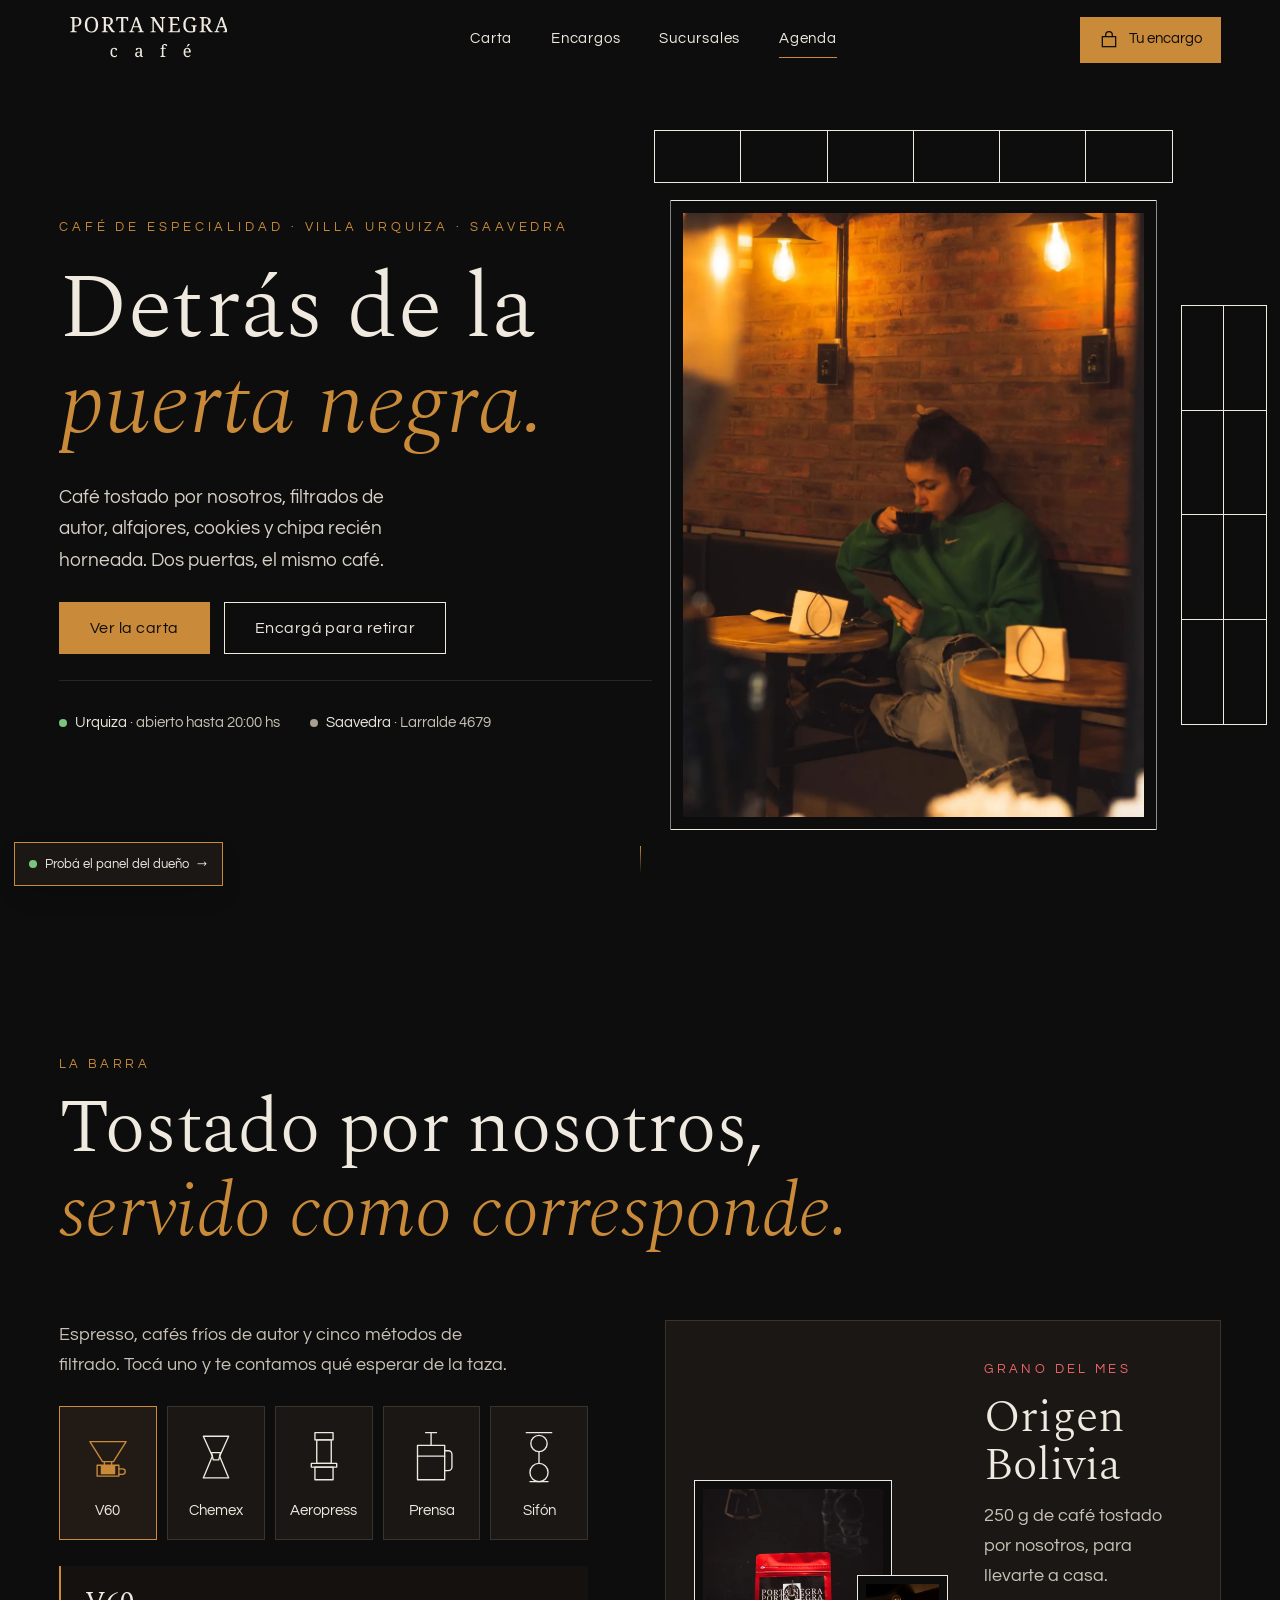
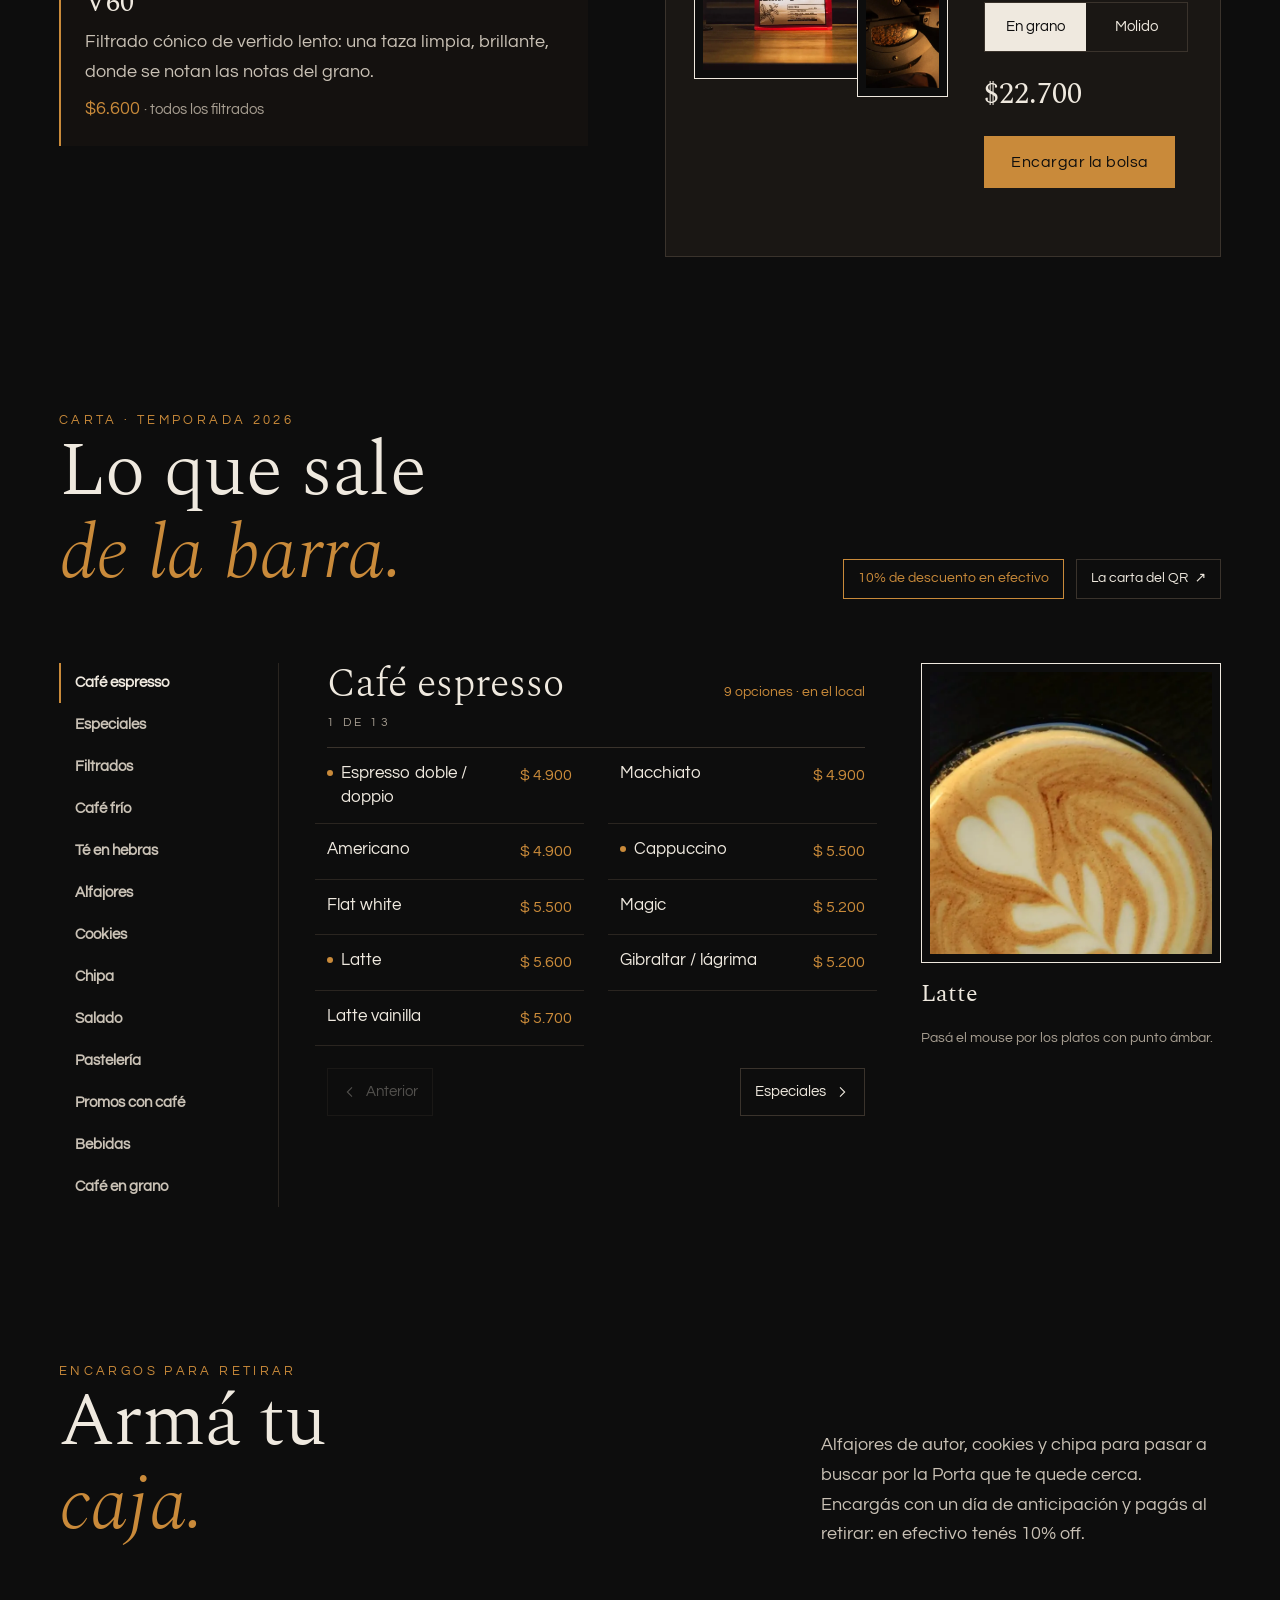
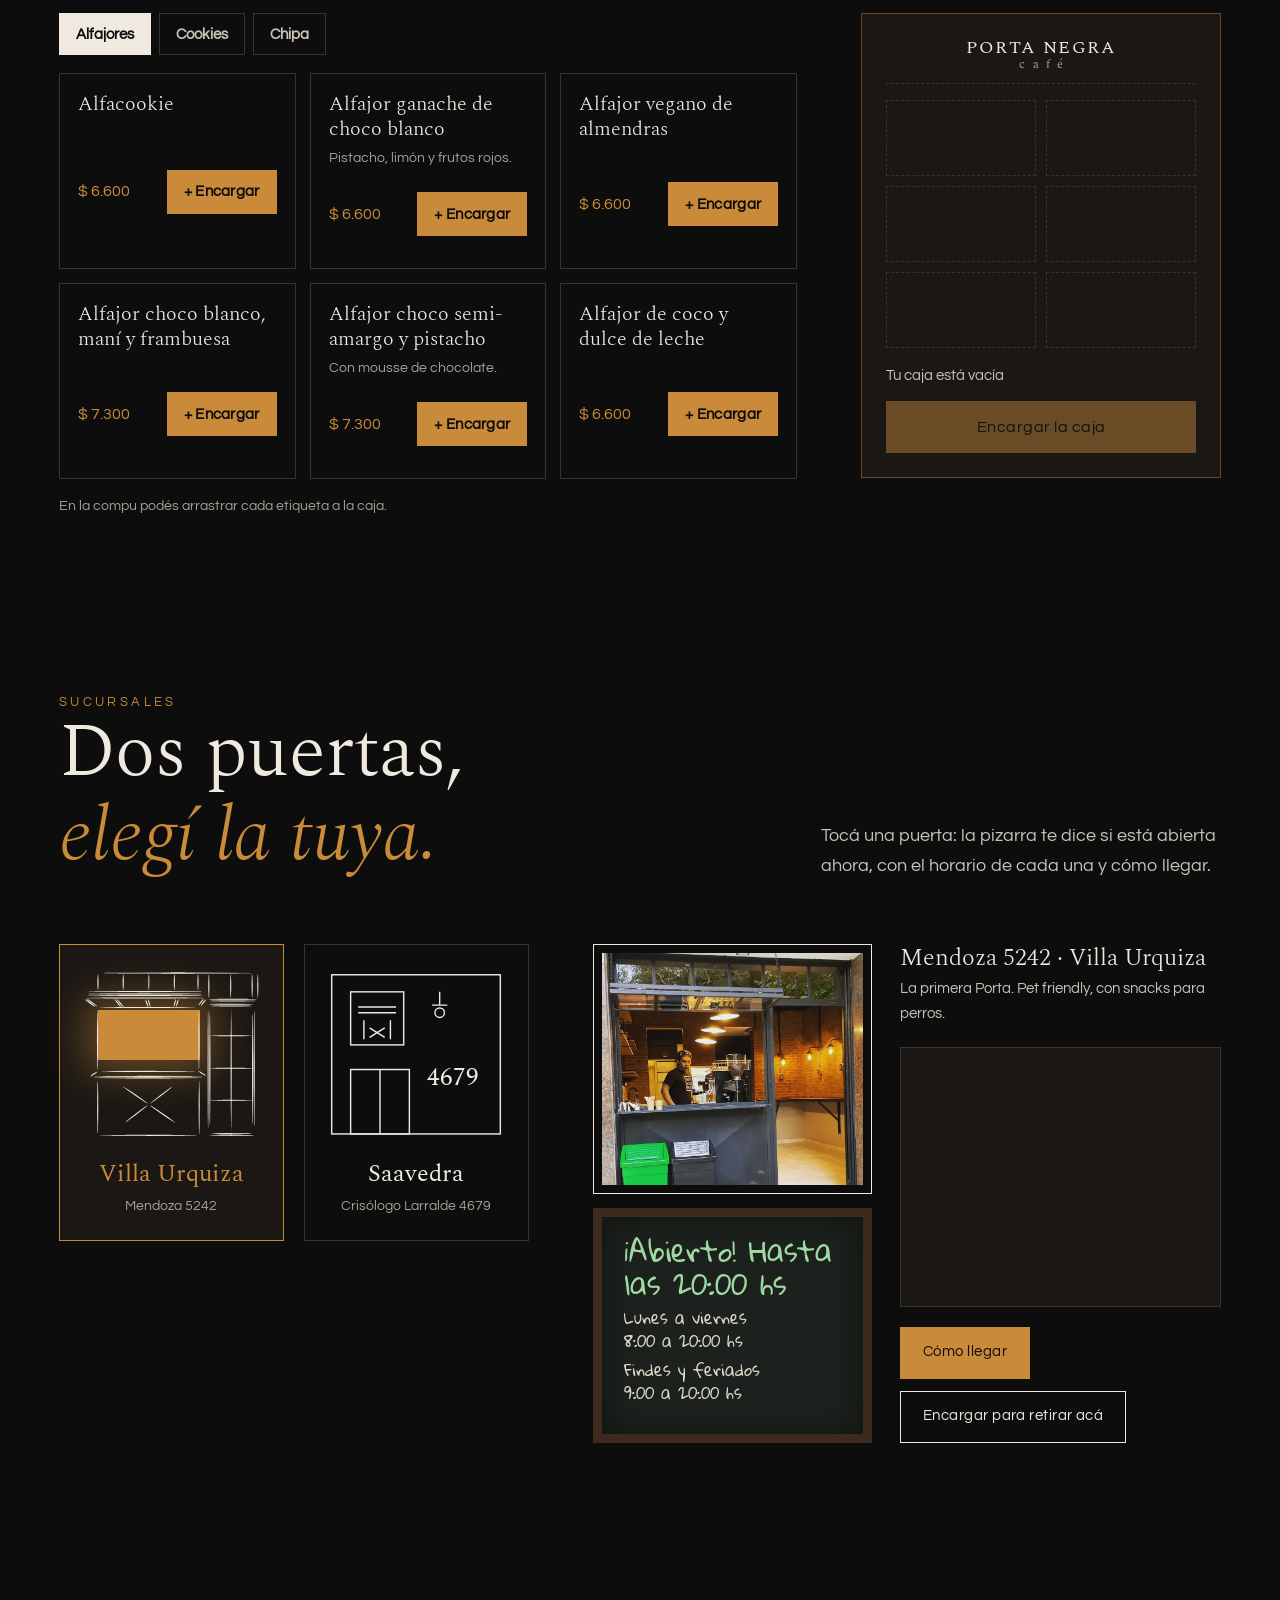
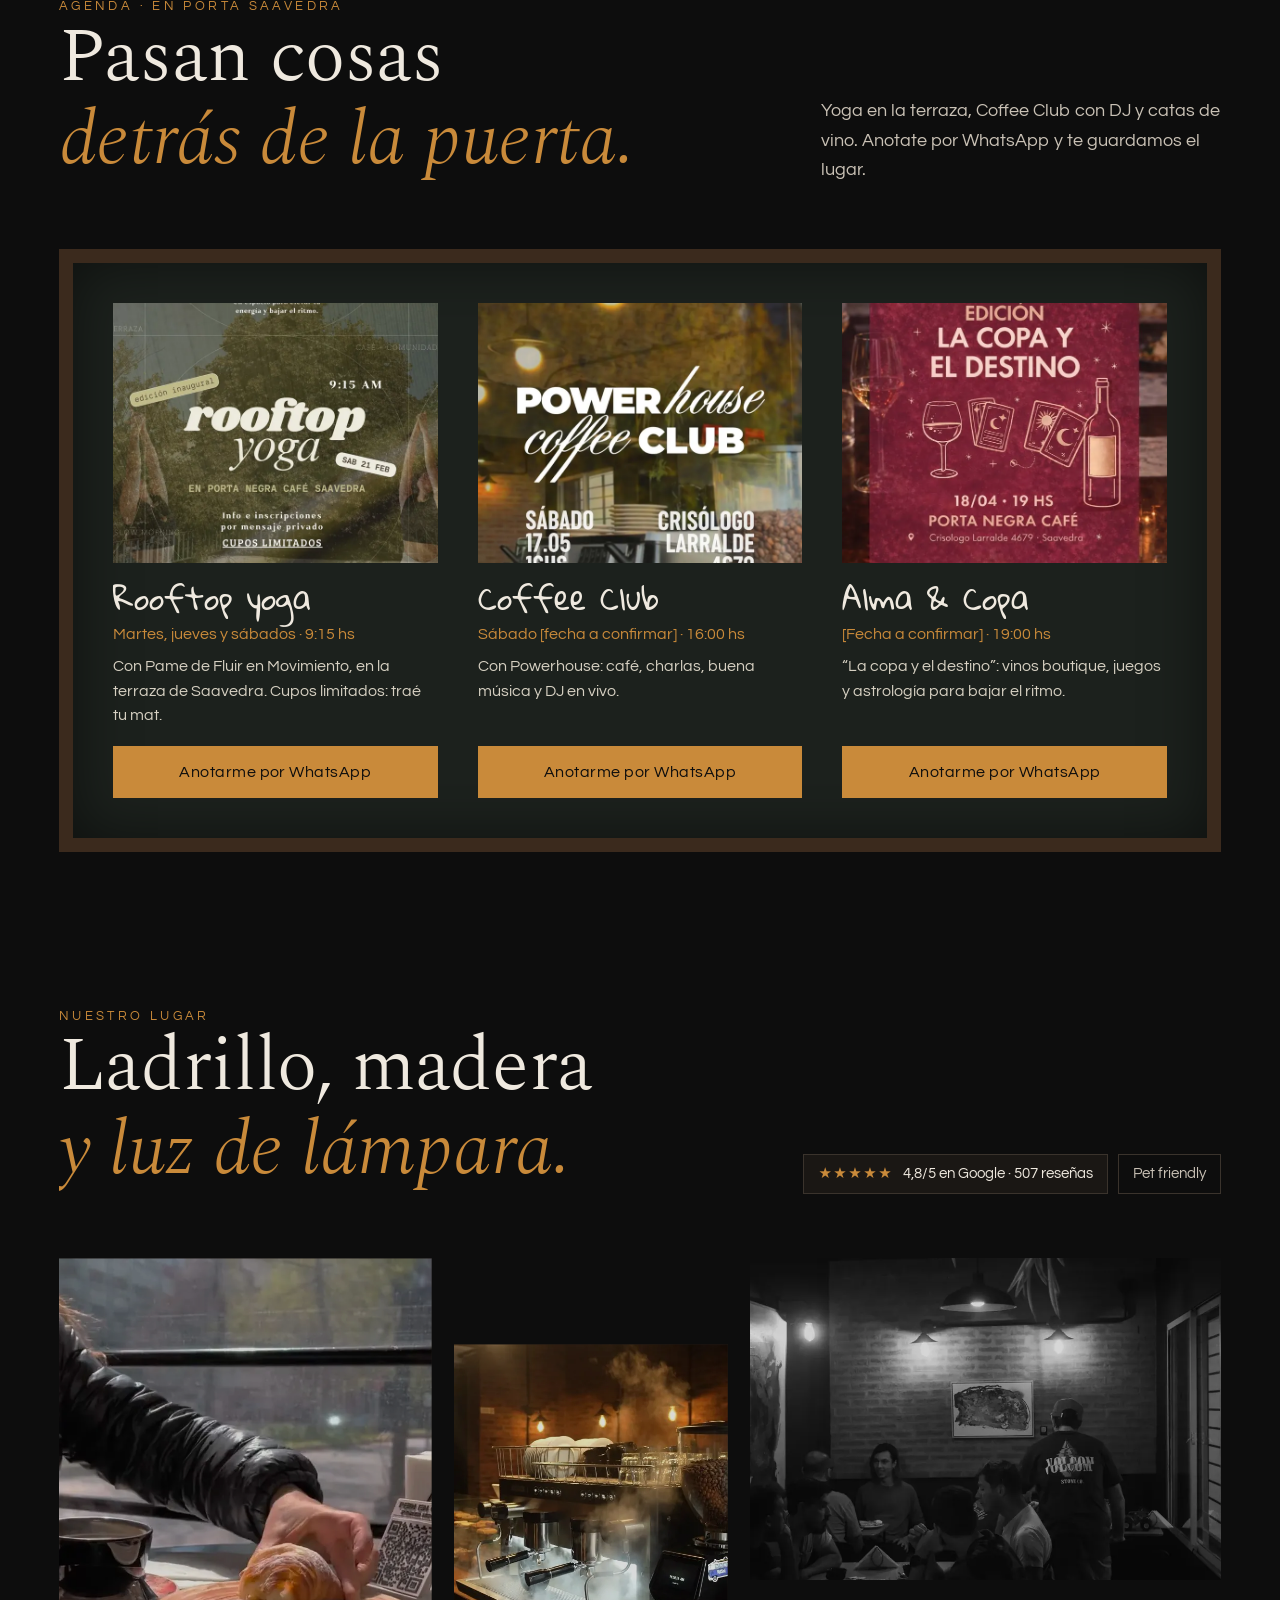
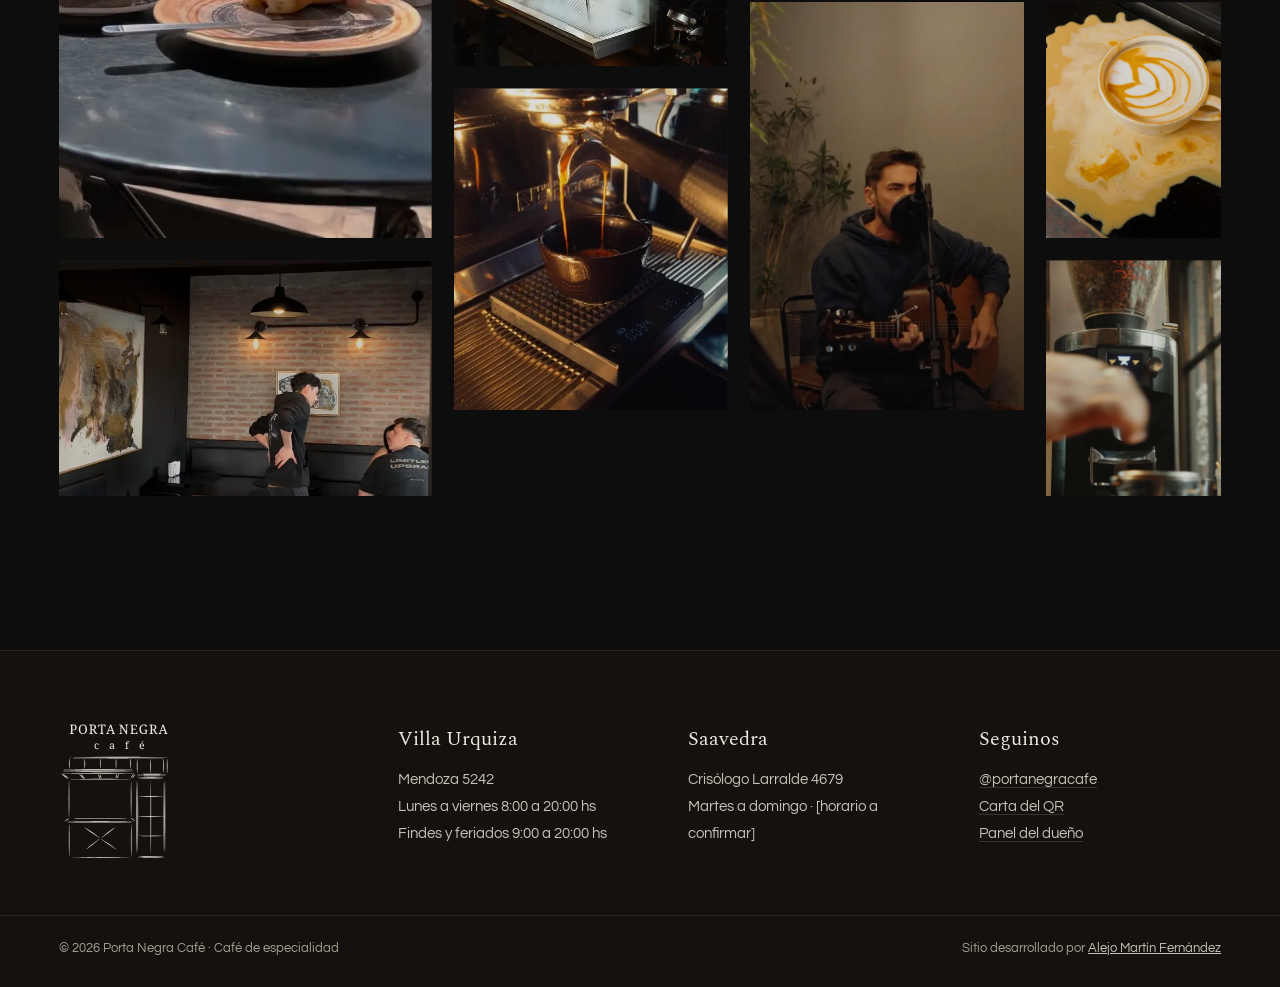
<file: index.html>
<!doctype html>
<html lang="es">
<head>
<meta charset="utf-8">
<meta name="viewport" content="width=device-width, initial-scale=1, viewport-fit=cover">
<title>Porta Negra Café · Café de especialidad en Villa Urquiza y Saavedra</title>
<meta property="og:image" content="https://porta-negra-cafe.vercel.app/img/og.jpg?v=1">
<meta property="og:image:width" content="1200">
<meta property="og:image:height" content="630">
<meta property="og:image:type" content="image/jpeg">
<meta property="og:image:alt" content="Logo de Porta Negra Café con la frase Dos puertas, el mismo café">
<meta property="og:title" content="Porta Negra Café · Café de especialidad">
<meta property="og:description" content="Dos sucursales, la carta al día y encargos de alfajores, cookies y café para retirar.">
<meta property="og:url" content="https://porta-negra-cafe.vercel.app/">
<meta property="og:type" content="website">
<meta property="og:site_name" content="Porta Negra Café">
<meta property="og:locale" content="es_AR">
<meta name="twitter:card" content="summary_large_image">
<meta name="twitter:image" content="https://porta-negra-cafe.vercel.app/img/og.jpg?v=1">
<meta name="description" content="Café de especialidad tostado por nosotros en Mendoza 5242 (Villa Urquiza) y Crisólogo Larralde 4679 (Saavedra). Carta, horarios de cada sucursal, encargos de alfajores, cookies, chipa y café en grano, y la agenda de eventos.">
<meta name="theme-color" content="#0D0D0D">
<link rel="icon" href="img/marca/favicon.svg" type="image/svg+xml">
<link rel="preload" href="fonts/Spectral-Light.woff2" as="font" type="font/woff2" crossorigin>
<link rel="preload" href="fonts/Questrial-Regular.woff2" as="font" type="font/woff2" crossorigin>
<link rel="preload" as="image" href="img/hero/hero-mob-800.webp" imagesrcset="img/hero/hero-mob-800.webp 800w, img/hero/hero-mob.webp 832w" imagesizes="100vw" media="(max-width: 899px)">
<link rel="preload" as="image" href="img/hero/hero-puerta-1000.webp" imagesrcset="img/hero/hero-puerta-1000.webp 1000w, img/hero/hero-puerta-1440.webp 1440w" imagesizes="40vw" media="(min-width: 900px)">
<link rel="stylesheet" href="css/fuentes.css?v=1">
<link rel="stylesheet" href="kit/kit.css?v=1">
<link rel="stylesheet" href="css/estilos.css?v=1">
<script>
  (function () {
    var d = document.documentElement; d.classList.add('js');
    if (!matchMedia('(prefers-reduced-motion: reduce)').matches) d.classList.add('con-intro');
  })();
</script>
</head>
<body>

<!-- ===== INTRO: la puerta se abre ===== -->
<div class="intro" aria-hidden="true">
  <div class="intro__hoja intro__hoja--izq"></div>
  <div class="intro__hoja intro__hoja--der"></div>
  <div class="intro__logo">
    <span class="intro__luz"></span>
    <img src="img/marca/logo-claro.svg" alt="" width="625" height="771">
  </div>
</div>

<a class="saltar" href="#carta">Saltar a la carta</a>

<!-- ===== BARRA SUPERIOR ===== -->
<header class="barra" data-barra>
  <a class="barra__logo" href="#inicio" aria-label="Porta Negra Café, inicio">
    <img src="img/marca/wordmark-claro.svg" alt="Porta Negra café" width="588" height="170">
  </a>
  <nav class="barra__nav" aria-label="Secciones">
    <a href="#carta">Carta</a>
    <a href="#encargos">Encargos</a>
    <a href="#sucursales">Sucursales</a>
    <a href="#agenda">Agenda</a>
  </nav>
  <div class="barra__acc">
    <button type="button" class="btn-encargo" data-kit-open="carrito" data-kit-target aria-label="Ver tu encargo">
      <svg viewBox="0 0 24 24" aria-hidden="true"><rect x="4" y="8" width="16" height="12"/><path d="M8 8V6a4 4 0 0 1 8 0v2"/></svg>
      <span class="btn-encargo__txt">Tu encargo</span>
      <span class="btn-encargo__n" data-encargo-n>0</span>
    </button>
    <button type="button" class="btn-menu" aria-label="Abrir menú" aria-expanded="false" aria-controls="menu" data-menu-btn>
      <span></span><span></span>
    </button>
  </div>
</header>

<div class="menu" id="menu" hidden data-menu>
  <nav aria-label="Menú">
    <a href="#carta" style="--d:1">Carta</a>
    <a href="#encargos" style="--d:2">Encargos</a>
    <a href="#sucursales" style="--d:3">Sucursales</a>
    <a href="#agenda" style="--d:4">Agenda</a>
    <a href="#lugar" style="--d:5">Nuestro lugar</a>
  </nav>
  <p class="menu__pie">Mendoza 5242 · Villa Urquiza<br>Crisólogo Larralde 4679 · Saavedra</p>
</div>

<main>

<!-- ===== HERO ===== -->
<section class="hero" id="inicio">
  <picture class="hero__fondo">
    <source media="(min-width: 900px)" srcset="[data-uri]">
    <img src="img/hero/hero-mob-800.webp" srcset="img/hero/hero-mob-800.webp 800w, img/hero/hero-mob.webp 832w" sizes="100vw" alt="Clienta tomando café junto a la pared de ladrillo de Porta Negra" width="800" height="1731" fetchpriority="high" decoding="async">
  </picture>
  <div class="hero__inner">
    <div class="hero__txt">
      <p class="rotulo hero__rot" style="--d:1">Café de especialidad<span class="solo-ancho"> · Villa Urquiza · Saavedra</span></p>
      <h1 class="hero__tit">
        <span class="lin"><span style="--d:2">Detrás de la</span></span>
        <span class="lin"><span style="--d:3"><em>puerta negra.</em></span></span>
      </h1>
      <p class="hero__bajada" style="--d:4">Café tostado por nosotros, filtrados de autor, alfajores, cookies y chipa recién horneada. Dos puertas, el mismo café.</p>
      <div class="hero__btns" style="--d:5">
        <a class="btn btn--ambar" href="#carta">Ver la carta</a>
        <a class="btn btn--linea" href="#encargos"><span>Encargá<span class="corto-oculta"> para retirar</span></span></a>
      </div>
      <ul class="hero__sedes" style="--d:6">
        <li><a href="#sucursales" data-sede-link="urquiza"><span class="punto" data-estado-punto="urquiza"></span><span><b>Urquiza</b> <span class="solo-desk-i">· </span><span data-estado-txt="urquiza">Mendoza 5242</span></span></a></li>
        <li><a href="#sucursales" data-sede-link="saavedra"><span class="punto"></span><span><b>Saavedra</b> <span class="solo-desk-i">· Larralde 4679</span></span></a></li>
      </ul>
    </div>
    <div class="hero__puerta" aria-hidden="true">
      <div class="puerta__toldo"><i></i><i></i><i></i><i></i><i></i><i></i></div>
      <div class="puerta__marco">
        <img src="img/hero/hero-puerta-1000.webp" srcset="img/hero/hero-puerta-1000.webp 1000w, img/hero/hero-puerta-1440.webp 1440w" sizes="(min-width: 900px) 40vw, 1px" alt="" width="1000" height="1250" decoding="async">
      </div>
      <div class="puerta__lateral"><i></i><i></i><i></i><i></i><i></i><i></i><i></i><i></i></div>
    </div>
  </div>
  <a class="hero__baja" href="#barra" aria-label="Bajar a la barra"><span></span></a>
</section>

<!-- ===== LA BARRA ===== -->
<section class="sec barra-sec" id="barra">
  <div class="cont">
    <header class="sec__cab" data-r>
      <p class="rotulo">La barra</p>
      <h2 class="tit"><span class="lin"><span>Tostado por nosotros,</span></span> <span class="lin"><span><em>servido como corresponde.</em></span></span></h2>
    </header>
    <div class="barra-grid">
      <div class="metodos" data-r>
        <p class="sec__txt">Espresso, cafés fríos de autor y cinco métodos de filtrado. Tocá uno y te contamos qué esperar de la taza.</p>
        <div class="metodos__fila" role="tablist" aria-label="Métodos de filtrado" data-metodos>
          <button type="button" role="tab" class="metodo is-on" aria-selected="true" data-metodo="0">
            <svg viewBox="0 0 64 64" aria-hidden="true"><path class="liq" d="M24 40h16v10H24z"/><path d="M12 14h40L38 36H26z"/><path d="M20 40h24v12H20z"/><path d="M44 44h4a3 3 0 0 1 0 6h-4"/><path d="M28 36v4M36 36v4"/></svg>
            <span>V60</span>
          </button>
          <button type="button" role="tab" class="metodo" aria-selected="false" data-metodo="1">
            <svg viewBox="0 0 64 64" aria-hidden="true"><path class="liq" d="M24 44l4-8h8l4 8 4 10H20z"/><path d="M18 8h28L36 30l10 24H18l10-24z"/><path d="M27 26h10l-2 8h-6z"/></svg>
            <span>Chemex</span>
          </button>
          <button type="button" role="tab" class="metodo" aria-selected="false" data-metodo="2">
            <svg viewBox="0 0 64 64" aria-hidden="true"><path class="liq" d="M24 50h16v6H24z"/><path d="M22 4h20v8H22z"/><path d="M24 12h16v26H24z"/><path d="M18 38h28v4H18z"/><path d="M22 42h20v14H22z"/></svg>
            <span>Aeropress</span>
          </button>
          <button type="button" role="tab" class="metodo" aria-selected="false" data-metodo="3">
            <svg viewBox="0 0 64 64" aria-hidden="true"><path class="liq" d="M18 34h26v20H18z"/><path d="M16 18h30v38H16z"/><path d="M31 4v14M25 4h12"/><path d="M46 24h4a4 4 0 0 1 4 4v14a4 4 0 0 1-4 4h-4"/><path d="M16 30h30"/></svg>
            <span>Prensa</span>
          </button>
          <button type="button" role="tab" class="metodo" aria-selected="false" data-metodo="4">
            <svg viewBox="0 0 64 64" aria-hidden="true"><path class="liq" d="M24 50a8 8 0 0 0 16 0z"/><circle cx="32" cy="16" r="9"/><path d="M32 25v12"/><circle cx="32" cy="48" r="10"/><path d="M22 58h20M18 4h28"/></svg>
            <span>Sifón</span>
          </button>
        </div>
        <div class="metodo-det" aria-live="polite">
          <p class="metodo-det__nom" data-metodo-nom>V60</p>
          <p class="metodo-det__txt" data-metodo-txt>Filtrado cónico de vertido lento: una taza limpia, brillante, donde se notan las notas del grano.</p>
          <p class="metodo-det__precio">$6.600 <span>· todos los filtrados</span></p>
        </div>
      </div>

      <article class="bolsa" data-r>
        <div class="bolsa__fotos">
          <figure class="marco bolsa__foto"><img src="img/platos/grano.webp" alt="Paquete rojo de café en grano de Porta Negra" width="720" height="720" loading="lazy" decoding="async"></figure>
          <figure class="marco bolsa__tostadora"><img src="img/fotos/tostadora.webp" alt="Tostadora con granos de café" width="480" height="640" loading="lazy" decoding="async"></figure>
        </div>
        <div class="bolsa__txt">
          <p class="rotulo rotulo--rojo">Grano del mes</p>
          <h3 class="bolsa__tit">Origen <span data-kit-destacado="grano.origen">Bolivia</span></h3>
          <p class="bolsa__notas" data-grano-notas hidden><span data-kit-destacado="grano.notas"></span></p>
          <p class="bolsa__desc">250 g de café tostado por nosotros, para llevarte a casa.</p>
          <div class="bolsa__molienda" role="radiogroup" aria-label="Molienda" data-molienda>
            <button type="button" role="radio" aria-checked="true" data-mol="grano">En grano</button>
            <button type="button" role="radio" aria-checked="false" data-mol="molido">Molido</button>
          </div>
          <div class="bolsa__pie">
            <span class="bolsa__precio">$22.700</span>
            <button type="button" class="btn btn--ambar" data-bolsa-sumar>Encargar la bolsa</button>
          </div>
          <p class="bolsa__ok" data-bolsa-ok aria-live="polite"></p>
        </div>
      </article>
    </div>
  </div>
</section>

<!-- ===== CARTA ===== -->
<section class="sec carta-sec" id="carta">
  <div class="cont">
    <header class="sec__cab sec__cab--fila" data-r>
      <div>
        <p class="rotulo">Carta · Temporada 2026</p>
        <h2 class="tit"><span class="lin"><span>Lo que sale</span></span> <span class="lin"><span><em>de la barra.</em></span></span></h2>
      </div>
      <div class="carta-extra">
        <span class="pill-efectivo">10% de descuento en efectivo</span>
        <a class="link-qr" href="carta/" target="_blank" rel="noopener">La carta del QR <span aria-hidden="true">↗</span></a>
      </div>
    </header>
    <div class="carta-grid" data-r>
      <div id="carta-kit" class="carta-kit" data-kit="carta" data-kit-pedir="false"></div>
      <aside class="carta-foto" aria-hidden="true">
        <figure class="marco carta-foto__fig"><img src="img/platos/latte.webp" alt="" width="640" height="640" data-carta-foto data-src="img/platos/latte.webp" decoding="async"></figure>
        <p class="carta-foto__nom" data-carta-foto-nom>Latte</p>
        <p class="carta-foto__hint">Pasá el mouse por los platos con punto ámbar.</p>
      </aside>
    </div>
  </div>
</section>

<!-- ===== ENCARGOS: ARMÁ TU CAJA ===== -->
<section class="sec encargos-sec" id="encargos">
  <div class="cont">
    <header class="sec__cab sec__cab--fila" data-r>
      <div>
        <p class="rotulo">Encargos para retirar</p>
        <h2 class="tit"><span class="lin"><span>Armá tu</span></span> <span class="lin"><span><em>caja.</em></span></span></h2>
      </div>
      <p class="sec__txt">Alfajores de autor, cookies y chipa para pasar a buscar por la Porta que te quede cerca. Encargás con un día de anticipación y pagás al retirar: en efectivo tenés 10% off.</p>
    </header>
    <div class="encargos-grid">
      <div class="mostrador" data-r>
        <div id="caja-kit" class="caja-kit" data-kit="carta" data-kit-categorias="alfajores,cookies,chipa"></div>
        <p class="mostrador__hint">En la compu podés arrastrar cada etiqueta a la caja.</p>
      </div>
      <aside class="caja" data-caja data-r aria-label="Tu caja">
        <div class="caja__tapa"><span>Porta Negra</span><span>café</span></div>
        <ol class="caja__huecos" data-huecos></ol>
        <div class="caja__pie">
          <p class="caja__cuenta"><span data-caja-cuenta>Tu caja está vacía</span><b data-caja-total></b></p>
          <button type="button" class="btn btn--ambar caja__btn" data-caja-encargar disabled>Encargar la caja</button>
        </div>
      </aside>
    </div>
  </div>
  <div class="caja-barra" data-caja-barra>
    <p><span data-cb-cuenta>Tu caja · 0</span><b data-cb-total>$0</b></p>
    <button type="button" class="btn btn--ambar" data-caja-encargar disabled>Encargar la caja</button>
  </div>
</section>

<!-- ===== SUCURSALES: DOS PUERTAS ===== -->
<section class="sec sucursales-sec" id="sucursales">
  <div class="cont">
    <header class="sec__cab sec__cab--fila" data-r>
      <div>
        <p class="rotulo">Sucursales</p>
        <h2 class="tit"><span class="lin"><span>Dos puertas,</span></span> <span class="lin"><span><em>elegí la tuya.</em></span></span></h2>
      </div>
      <p class="sec__txt">Tocá una puerta: la pizarra te dice si está abierta ahora, con el horario de cada una y cómo llegar.</p>
    </header>
    <div class="sedes-grid">
      <div class="puertas" role="tablist" aria-label="Sucursales" data-r>
        <button type="button" role="tab" class="puerta is-on" aria-selected="true" aria-controls="sede-urquiza" id="tab-urquiza" data-sede="urquiza">
          <span class="puerta__dib puerta__dib--urquiza">
            <span class="puerta__luz"></span>
            <img src="img/marca/isotipo-claro.svg" alt="" width="625" height="576">
          </span>
          <span class="puerta__nom">Villa Urquiza</span>
          <span class="puerta__dir">Mendoza 5242</span>
        </button>
        <button type="button" role="tab" class="puerta" aria-selected="false" aria-controls="sede-saavedra" id="tab-saavedra" data-sede="saavedra">
          <span class="puerta__dib puerta__dib--saavedra">
            <svg viewBox="0 0 190 176" aria-hidden="true">
              <rect x="6" y="4" width="178" height="168"/>
              <rect class="cubo" x="26" y="22" width="56" height="56"/>
              <path d="M34 38h40M34 44h40M40 52v20M68 52v20M46 60l16 10M62 60l-16 10"/>
              <path d="M120 22v14M112 36h16"/>
              <circle class="lampara" cx="120" cy="44" r="5"/>
              <text x="134" y="120" text-anchor="middle">4679</text>
              <rect class="vidrio" x="26" y="104" width="62" height="68"/>
              <path d="M57 104v68"/>
            </svg>
          </span>
          <span class="puerta__nom">Saavedra</span>
          <span class="puerta__dir">Crisólogo Larralde 4679</span>
        </button>
      </div>

      <div class="sedes" data-r>
        <div class="sede" id="sede-urquiza" role="tabpanel" aria-labelledby="tab-urquiza" data-sede-panel="urquiza">
          <div class="sede__arriba">
            <figure class="marco sede__foto"><img src="img/fotos/urquiza.webp" alt="Fachada de Porta Negra en Mendoza 5242" width="900" height="1125" loading="lazy" decoding="async"></figure>
            <div class="pizarra">
              <p class="pizarra__estado" data-estado="urquiza">Lunes a viernes</p>
              <p class="pizarra__hs">Lunes a viernes<br>8:00 a 20:00 hs</p>
              <p class="pizarra__hs">Findes y feriados<br>9:00 a 20:00 hs</p>
            </div>
          </div>
          <div class="sede__info">
            <h3 class="sede__nom">Mendoza 5242 · Villa Urquiza</h3>
            <p class="sede__extra">La primera Porta. Pet friendly, con snacks para perros.</p>
          </div>
          <div class="sede__mapa">
            <iframe title="Mapa de Porta Negra en Mendoza 5242" data-src="https://maps.google.com/maps?q=Mendoza%205242%2C%20Villa%20Urquiza%2C%20Buenos%20Aires&amp;z=16&amp;output=embed" loading="lazy" referrerpolicy="no-referrer-when-downgrade"></iframe>
          </div>
          <div class="sede__btns">
            <a class="btn btn--ambar" href="https://www.google.com/maps/dir/?api=1&amp;destination=Mendoza%205242%2C%20CABA" target="_blank" rel="noopener">Cómo llegar</a>
            <button type="button" class="btn btn--linea" data-kit-sucursal="urquiza" data-kit-open="carrito">Encargar para retirar acá</button>
          </div>
        </div>
        <div class="sede" id="sede-saavedra" role="tabpanel" aria-labelledby="tab-saavedra" data-sede-panel="saavedra" hidden>
          <div class="sede__arriba">
            <figure class="marco sede__foto"><img src="img/fotos/saavedra.webp" alt="Esquina de Porta Negra en Crisólogo Larralde 4679 con el cartel" width="480" height="800" loading="lazy" decoding="async"></figure>
            <div class="pizarra">
              <p class="pizarra__estado">Martes a domingo</p>
              <p class="pizarra__hs">[Horario a confirmar]</p>
              <p class="pizarra__hs">Lunes cerrado</p>
            </div>
          </div>
          <div class="sede__info">
            <h3 class="sede__nom">Crisólogo Larralde 4679 · Saavedra</h3>
            <p class="sede__extra">La esquina del cartel negro, con terraza: acá pasan el yoga, el Coffee Club y las catas.</p>
          </div>
          <div class="sede__mapa">
            <iframe title="Mapa de Porta Negra en Crisólogo Larralde 4679" data-src="https://maps.google.com/maps?q=Cris%C3%B3logo%20Larralde%204679%2C%20Saavedra%2C%20Buenos%20Aires&amp;z=16&amp;output=embed" loading="lazy" referrerpolicy="no-referrer-when-downgrade"></iframe>
          </div>
          <div class="sede__btns">
            <a class="btn btn--ambar" href="https://www.google.com/maps/dir/?api=1&amp;destination=Cris%C3%B3logo%20Larralde%204679%2C%20CABA" target="_blank" rel="noopener">Cómo llegar</a>
            <button type="button" class="btn btn--linea" data-kit-sucursal="saavedra" data-kit-open="carrito">Encargar para retirar acá</button>
          </div>
        </div>
      </div>
    </div>
  </div>
</section>

<!-- ===== AGENDA ===== -->
<section class="sec agenda-sec" id="agenda">
  <div class="cont">
    <header class="sec__cab sec__cab--fila" data-r>
      <div>
        <p class="rotulo">Agenda · en Porta Saavedra</p>
        <h2 class="tit"><span class="lin"><span>Pasan cosas</span></span> <span class="lin"><span><em>detrás de la puerta.</em></span></span></h2>
      </div>
      <p class="sec__txt">Yoga en la terraza, Coffee Club con DJ y catas de vino. Anotate por WhatsApp y te guardamos el lugar.</p>
    </header>
    <div class="pizarron" data-r>
      <article class="evento" style="--d:0">
        <figure class="evento__foto"><img src="img/eventos/yoga.webp" alt="Placa de Rooftop yoga en Porta Negra Saavedra" width="700" height="875" loading="lazy" decoding="async"></figure>
        <div class="evento__txt">
          <h3 class="evento__nom">Rooftop yoga</h3>
          <p class="evento__cuando" data-kit-destacado="yoga.cuando">Martes, jueves y sábados · 9:15 hs</p>
          <p class="evento__det" data-kit-destacado="yoga.detalle">Con Pame de Fluir en Movimiento, en la terraza de Saavedra. Cupos limitados: traé tu mat.</p>
        </div>
        <a class="btn btn--ambar evento__btn" data-wa-evento="Rooftop yoga" href="#" target="_blank" rel="noopener">Anotarme por WhatsApp</a>
      </article>
      <article class="evento" style="--d:1">
        <figure class="evento__foto"><img src="img/eventos/coffee-club.webp" alt="Placa del Powerhouse Coffee Club" width="700" height="1244" loading="lazy" decoding="async"></figure>
        <div class="evento__txt">
          <h3 class="evento__nom">Coffee Club</h3>
          <p class="evento__cuando" data-kit-destacado="club.cuando">Sábado [fecha a confirmar] · 16:00 hs</p>
          <p class="evento__det" data-kit-destacado="club.detalle">Con Powerhouse: café, charlas, buena música y DJ en vivo.</p>
        </div>
        <a class="btn btn--ambar evento__btn" data-wa-evento="Coffee Club" href="#" target="_blank" rel="noopener">Anotarme por WhatsApp</a>
      </article>
      <article class="evento" style="--d:2">
        <figure class="evento__foto"><img src="img/eventos/alma-copa.webp" alt="Placa de Alma y Copa, La copa y el destino" width="700" height="933" loading="lazy" decoding="async"></figure>
        <div class="evento__txt">
          <h3 class="evento__nom">Alma &amp; Copa</h3>
          <p class="evento__cuando" data-kit-destacado="copa.cuando">[Fecha a confirmar] · 19:00 hs</p>
          <p class="evento__det" data-kit-destacado="copa.detalle">“La copa y el destino”: vinos boutique, juegos y astrología para bajar el ritmo.</p>
        </div>
        <a class="btn btn--ambar evento__btn" data-wa-evento="Alma &amp; Copa" href="#" target="_blank" rel="noopener">Anotarme por WhatsApp</a>
      </article>
    </div>
  </div>
</section>

<!-- ===== NUESTRO LUGAR ===== -->
<section class="sec lugar-sec" id="lugar" data-lampara>
  <span class="lugar__luz" aria-hidden="true"></span>
  <div class="cont">
    <header class="sec__cab sec__cab--fila" data-r>
      <div>
        <p class="rotulo">Nuestro lugar</p>
        <h2 class="tit"><span class="lin"><span>Ladrillo, madera</span></span> <span class="lin"><span><em>y luz de lámpara.</em></span></span></h2>
      </div>
      <div class="lugar__datos">
        <p class="google"><span class="google__estrellas" aria-hidden="true">★★★★★</span><span><b>4,8/5</b> en Google · 507 reseñas</span></p>
        <p class="chip-pet">Pet friendly</p>
      </div>
    </header>
    <div class="galeria" data-galeria>
      <figure class="gal gal--a" data-r><img src="img/fotos/mesa-ventana.webp" alt="Croissant y café en una mesa junto a la ventana" width="720" height="960" loading="lazy" decoding="async"></figure>
      <figure class="gal gal--b" data-r><img src="img/fotos/barra-vapor.webp" alt="La barra con la máquina de espresso y vapor" width="540" height="720" loading="lazy" decoding="async"></figure>
      <figure class="gal gal--c" data-r><img src="img/fotos/clientes.webp" alt="Salón lleno un fin de semana" width="900" height="720" loading="lazy" decoding="async"></figure>
      <figure class="gal gal--d" data-r><img src="img/fotos/extraccion.webp" alt="Extracción de espresso" width="480" height="640" loading="lazy" decoding="async"></figure>
      <figure class="gal gal--e" data-r><img src="img/fotos/musica.webp" alt="Música en vivo en Porta Saavedra" width="720" height="960" loading="lazy" decoding="async"></figure>
      <figure class="gal gal--f" data-r><img src="img/fotos/latte-taza.webp" alt="Latte art en taza blanca" width="900" height="1125" loading="lazy" decoding="async"></figure>
      <figure class="gal gal--g" data-r><img src="img/fotos/salon.webp" alt="Salón de Saavedra con lámparas colgantes" width="648" height="405" loading="lazy" decoding="async"></figure>
      <figure class="gal gal--h" data-r><img src="img/fotos/molino-mano.webp" alt="Molino de café en la barra" width="720" height="960" loading="lazy" decoding="async"></figure>
    </div>
  </div>
</section>

</main>

<footer class="pie">
  <div class="cont pie__grid">
    <div class="pie__marca">
      <img src="img/marca/logo-claro.svg" alt="Porta Negra café" width="625" height="771" loading="lazy">
    </div>
    <div class="pie__col">
      <h3>Villa Urquiza</h3>
      <p>Mendoza 5242<br>Lunes a viernes 8:00 a 20:00 hs<br>Findes y feriados 9:00 a 20:00 hs</p>
    </div>
    <div class="pie__col">
      <h3>Saavedra</h3>
      <p>Crisólogo Larralde 4679<br>Martes a domingo · [horario a confirmar]</p>
    </div>
    <div class="pie__col">
      <h3>Seguinos</h3>
      <p><a href="https://www.instagram.com/portanegracafe/" target="_blank" rel="noopener">@portanegracafe</a><br><a href="carta/" target="_blank" rel="noopener">Carta del QR</a><br><a href="admin/" target="_blank" rel="noopener">Panel del dueño</a></p>
    </div>
  </div>
  <div class="cont pie__base">
    <p>© 2026 Porta Negra Café · Café de especialidad</p>
    <p class="pie__credito">Sitio desarrollado por <a href="https://alejomfernandez.com.ar" target="_blank" rel="noopener">Alejo Martín Fernández</a></p>
  </div>
</footer>

<script type="module" src="js/main.js?v=1"></script>
</body>
</html>
</file>
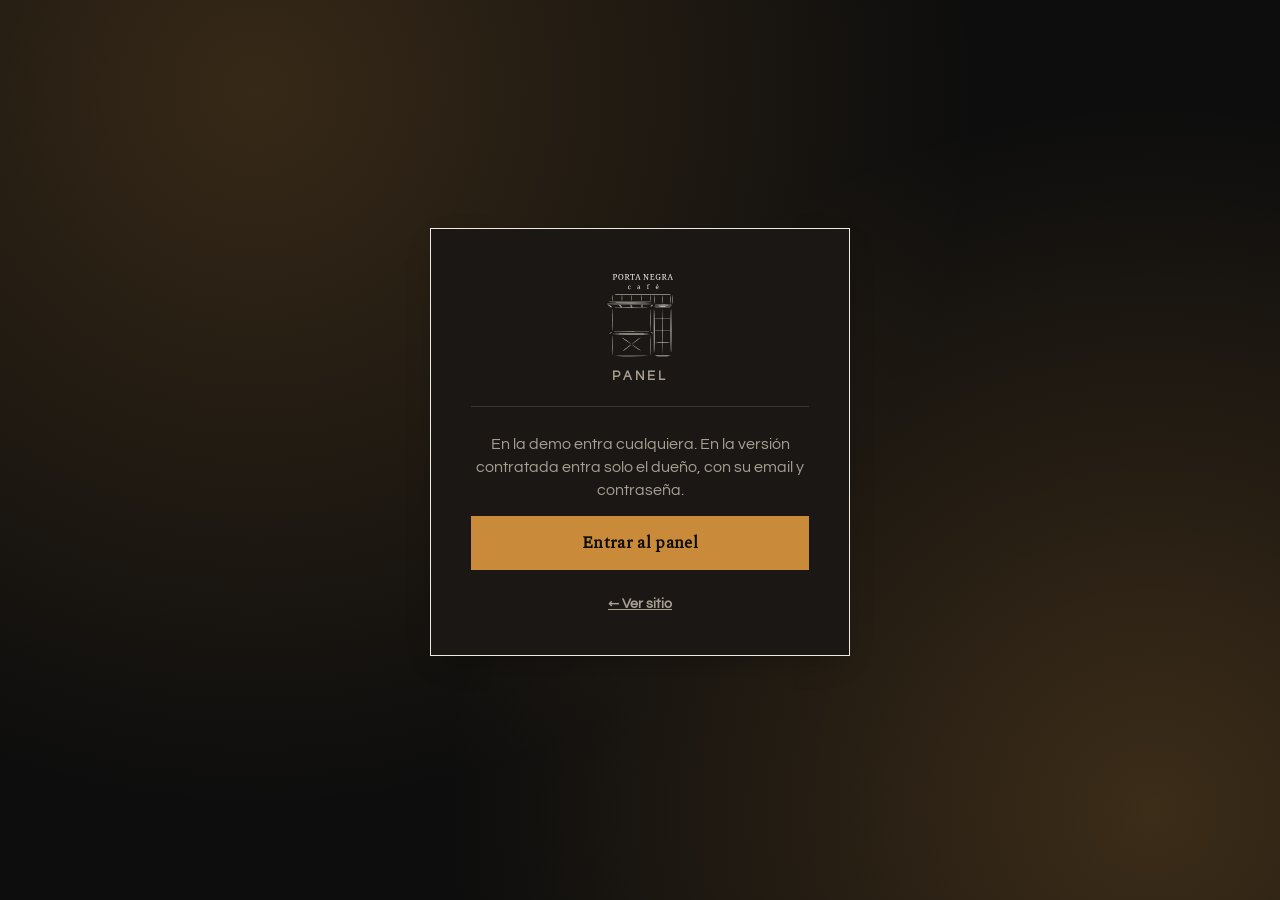
<file: admin/index.html>
<!doctype html>
<!-- Plantilla del panel. Va en web/admin/index.html de cada demo (scripts/instalar.mjs la copia). -->
<html lang="es">
<head>
<meta charset="utf-8">
<meta name="viewport" content="width=device-width, initial-scale=1, viewport-fit=cover">
<meta name="robots" content="noindex, nofollow">
<meta name="theme-color" content="#0D0D0D">
<title>Panel · Porta Negra Café</title>
<link rel="icon" href="../img/marca/favicon.svg" type="image/svg+xml">
<script>
  // /admin sin barra final rompe las rutas relativas en algunos servidores (XAMPP): la agregamos.
  if (!/\/$|\.html$/.test(location.pathname)) location.replace(location.pathname + '/' + location.search + location.hash);
</script>
<link rel="stylesheet" href="../css/fuentes.css?v=1">
<link rel="stylesheet" href="../kit/kit.css?v=1">
<link rel="stylesheet" href="../kit/admin/admin.css?v=1">
</head>
<body>
<div id="kit-admin" class="kit-root kit-admin" aria-busy="true"></div>
<script type="module">
  import { initAdmin } from '../kit/admin/admin.js?v=1';
  initAdmin({ config: '../cliente.json', sitio: '../' });
</script>
</body>
</html>
</file>
<file: css/fuentes.css>
@font-face{font-family:'Spectral';font-style:normal;font-weight:300;font-display:swap;src:url(../fonts/Spectral-Light.woff2) format('woff2')}
@font-face{font-family:'Spectral';font-style:italic;font-weight:300;font-display:swap;src:url(../fonts/Spectral-LightItalic.woff2) format('woff2')}
@font-face{font-family:'Spectral';font-style:normal;font-weight:400;font-display:swap;src:url(../fonts/Spectral-Regular.woff2) format('woff2')}
@font-face{font-family:'Spectral';font-style:italic;font-weight:400;font-display:swap;src:url(../fonts/Spectral-Italic.woff2) format('woff2')}
@font-face{font-family:'Questrial';font-style:normal;font-weight:400;font-display:swap;src:url(../fonts/Questrial-Regular.woff2) format('woff2')}
@font-face{font-family:'Gloria Hallelujah';font-style:normal;font-weight:400;font-display:swap;src:url(../fonts/GloriaHallelujah.woff2) format('woff2')}
</file>
<file: kit/kit.css>
/* KIT DEMOS — estilos de módulos y popups.
   Todo sale de las variables --kit-* que arma core/theme.js desde cliente.json → marca.
   Cada demo puede pisar cualquier variable o clase .kit-* en su propio CSS. */

:root {
  --kit-bg: #fff; --kit-surface: #fff; --kit-text: #151515; --kit-muted: #666; --kit-primary: #111; --kit-on-primary: #fff;
  --kit-accent: #fc0; --kit-on-accent: #111; --kit-border: #ddd; --kit-ok: #1f9d55; --kit-warn: #d97706; --kit-danger: #d42a1d;
  --kit-font-head: inherit; --kit-font-body: inherit; --kit-head-case: uppercase;
  --kit-radius: 14px; --kit-radius-btn: 12px; --kit-border-w: 1.5px; --kit-shadow: 0 10px 30px -12px rgba(0,0,0,.35);
  --kit-ease: cubic-bezier(.2,.8,.2,1); --kit-z: 9000;
}
.kit-root, .kit-root *, .kit-root *::before, .kit-root *::after { box-sizing: border-box; }
.kit-root [hidden], .kit-root[hidden] { display: none !important; }
.kit-root { font-family: var(--kit-font-body); color: var(--kit-text); -webkit-tap-highlight-color: transparent; }
.kit-sr { position: absolute !important; width: 1px; height: 1px; overflow: hidden; clip: rect(0 0 0 0); white-space: nowrap; }
html.kit-lock { overflow: hidden; }
html.kit-lock body { overflow: hidden; touch-action: none; }

/* ---------- botones ---------- */
.kit-btn {
  appearance: none; display: inline-flex; align-items: center; justify-content: center; gap: .45em;
  min-height: 44px; padding: .7em 1.15em; border: var(--kit-border-w) solid var(--kit-primary); border-radius: var(--kit-radius-btn);
  background: var(--kit-primary); color: var(--kit-on-primary); font: 700 .95rem/1.1 var(--kit-font-body); text-decoration: none;
  cursor: pointer; transition: transform .15s var(--kit-ease), filter .15s, background .2s, box-shadow .2s; white-space: nowrap;
}
.kit-btn:hover { filter: brightness(1.08); }
.kit-btn:active { transform: translateY(1px) scale(.98); }
.kit-btn:focus-visible, .kit-chip:focus-visible, .kit-tab:focus-visible, .kit-add:focus-visible, .kit-x:focus-visible { outline: 3px solid var(--kit-accent); outline-offset: 2px; }
.kit-btn--ghost { background: var(--kit-surface); color: var(--kit-text); border-color: var(--kit-border); }
.kit-btn--danger { background: var(--kit-danger); border-color: var(--kit-danger); color: #fff; }
.kit-btn--danger-t { color: var(--kit-danger); }
.kit-btn--sm { min-height: 36px; padding: .45em .85em; font-size: .85rem; }
.kit-btn--big { min-height: 54px; font-size: 1.05rem; font-family: var(--kit-font-head); text-transform: var(--kit-head-case); letter-spacing: .02em; }
.kit-btn--block { width: 100%; }
.kit-btn[disabled] { opacity: .55; cursor: not-allowed; }
.kit-btn.is-loading { position: relative; color: transparent !important; }
.kit-btn.is-loading::after { content: ""; position: absolute; width: 20px; height: 20px; border: 2.5px solid var(--kit-on-primary); border-right-color: transparent; border-radius: 50%; animation: kit-spin .7s linear infinite; }
.kit-icon { appearance: none; width: 36px; height: 36px; display: inline-grid; place-items: center; border: var(--kit-border-w) solid var(--kit-border); border-radius: 10px; background: var(--kit-surface); color: var(--kit-text); cursor: pointer; font-size: 1rem; }
.kit-icon--danger { color: var(--kit-danger); }
.kit-icon[disabled] { opacity: .35; cursor: default; }
.kit-row { display: flex; gap: .6rem; flex-wrap: wrap; align-items: center; }
.kit-row--end { justify-content: flex-end; } .kit-row--center { justify-content: center; } .kit-row--between { justify-content: space-between; }
.kit-row--stack { flex-direction: column; align-items: stretch; }

/* ---------- badges / tags ---------- */
.kit-badge { display: inline-flex; align-items: center; gap: .3em; padding: .28em .6em; border-radius: 999px; font: 700 .72rem/1 var(--kit-font-body); letter-spacing: .02em; background: color-mix(in srgb, var(--kit-text) 9%, var(--kit-surface)); color: var(--kit-text); white-space: nowrap; }
.kit-badge--ok { background: color-mix(in srgb, var(--kit-ok) 16%, var(--kit-surface)); color: color-mix(in srgb, var(--kit-ok) 75%, #000); }
.kit-badge--warn { background: color-mix(in srgb, var(--kit-warn) 18%, var(--kit-surface)); color: color-mix(in srgb, var(--kit-warn) 70%, #000); }
.kit-badge--danger, .kit-badge--off { background: color-mix(in srgb, var(--kit-danger) 14%, var(--kit-surface)); color: color-mix(in srgb, var(--kit-danger) 80%, #000); }
.kit-badge--new { background: var(--kit-accent); color: var(--kit-on-accent); animation: kit-pulse 1.4s ease-in-out 3; }
.kit-tag { display: inline-grid; place-items: center; width: 1.15em; height: 1.15em; vertical-align: -.12em; margin-left: .15em; color: var(--kit-primary); }
.kit-tag svg { width: 100%; height: 100%; }
.kit-tag--txt { width: auto; height: auto; font-size: .7em; padding: .15em .45em; border-radius: 999px; background: var(--kit-accent); color: var(--kit-on-accent); }

/* ---------- carta ---------- */
.kit-carta { --kit-cols: 1; }
.kit-tabs { display: flex; gap: .5rem; overflow-x: auto; scrollbar-width: none; padding: 2px 2px 10px; margin-bottom: .5rem; scroll-snap-type: x proximity; }
.kit-tabs::-webkit-scrollbar { display: none; }
.kit-tab {
  appearance: none; flex: 0 0 auto; scroll-snap-align: start; min-height: 44px; padding: .55em 1.1em;
  border: var(--kit-border-w) solid var(--kit-text); border-radius: var(--kit-radius-btn); background: var(--kit-surface); color: var(--kit-text);
  font: 700 .95rem/1 var(--kit-font-head); text-transform: var(--kit-head-case); letter-spacing: .03em; cursor: pointer; transition: background .2s, color .2s, transform .15s;
}
.kit-tab.is-on { background: var(--kit-primary); border-color: var(--kit-primary); color: var(--kit-on-primary); }
.kit-carta__panel { display: grid; grid-template-columns: repeat(var(--kit-cols), minmax(0, 1fr)); gap: 0 2rem; }
.kit-item {
  display: grid; grid-template-columns: auto minmax(0, 1fr) auto; gap: .9rem; align-items: center; padding: 1rem 0;
  border-bottom: var(--kit-border-w) dashed var(--kit-border); min-width: 0;
  animation: kit-up .5s var(--kit-ease) both; animation-delay: calc(var(--i, 0) * 45ms);
}
.kit-item:not(:has(.kit-item__foto)) { grid-template-columns: minmax(0, 1fr) auto; }
.kit-item.is-off { opacity: .55; }
.kit-item__foto { width: 64px; height: 64px; object-fit: cover; border-radius: calc(var(--kit-radius) * .7); }
.kit-item__name { margin: 0 0 .25rem; font: 400 1.2rem/1.05 var(--kit-font-head); text-transform: var(--kit-head-case); }
.kit-item__n { margin-right: .5em; color: var(--kit-primary); }
.kit-item__desc { margin: 0; color: var(--kit-muted); font-size: .9rem; line-height: 1.4; }
.kit-item__side { display: flex; flex-direction: column; align-items: flex-end; gap: .45rem; }
.kit-price { font: 700 1.05rem/1 var(--kit-font-body); white-space: nowrap; }
.kit-price--na { font-size: .85rem; color: var(--kit-muted); font-weight: 600; }
.kit-add {
  appearance: none; min-height: 40px; padding: .45em .9em; border: var(--kit-border-w) solid var(--kit-primary); border-radius: var(--kit-radius-btn);
  background: var(--kit-surface); color: var(--kit-primary); font: 800 .85rem/1 var(--kit-font-body); cursor: pointer; white-space: nowrap;
  transition: background .2s, color .2s, transform .12s;
}
.kit-add:hover { background: var(--kit-primary); color: var(--kit-on-primary); }
.kit-add:active { transform: scale(.94); }
.kit-step { display: inline-flex; align-items: center; border: var(--kit-border-w) solid var(--kit-primary); border-radius: var(--kit-radius-btn); background: var(--kit-primary); color: var(--kit-on-primary); overflow: hidden; animation: kit-pop .25s var(--kit-ease); }
.kit-step button { appearance: none; width: 38px; height: 38px; border: 0; background: transparent; color: inherit; font: 800 1.15rem/1 var(--kit-font-body); cursor: pointer; }
.kit-step button:disabled { opacity: .35; cursor: default; }
.kit-step output { min-width: 1.6em; text-align: center; font-weight: 800; }
.kit-step--lg button { width: 46px; height: 46px; }
.kit-step--lg output { min-width: 2.2em; font-size: 1.15rem; }
@media (min-width: 900px) { .kit-carta { --kit-cols: 2; } }

/* ---------- botón flotante del carrito ---------- */
.kit-fab {
  position: fixed; z-index: calc(var(--kit-z) - 2); right: max(14px, env(safe-area-inset-right)); bottom: max(14px, env(safe-area-inset-bottom));
  display: flex; align-items: center; gap: .7rem; padding: .55rem 1rem .55rem .6rem; min-height: 58px;
  border: var(--kit-border-w) solid var(--kit-text); border-radius: var(--kit-radius-btn); background: var(--kit-primary); color: var(--kit-on-primary);
  box-shadow: var(--kit-shadow); cursor: pointer; font-family: var(--kit-font-body); text-align: left;
  animation: kit-in-up .45s var(--kit-ease) both;
}
.kit-fab__ico { width: 40px; height: 40px; display: grid; place-items: center; border-radius: calc(var(--kit-radius-btn) * .8); background: color-mix(in srgb, var(--kit-on-primary) 16%, transparent); }
.kit-fab__ico svg { width: 22px; height: 22px; fill: none; stroke: currentColor; stroke-width: 2; stroke-linejoin: round; }
.kit-fab__txt { display: flex; flex-direction: column; line-height: 1.1; }
.kit-fab__label { font: 400 1rem/1 var(--kit-font-head); text-transform: var(--kit-head-case); letter-spacing: .03em; }
.kit-fab__total { font-weight: 700; font-size: .9rem; opacity: .92; }
.kit-fab__n { position: absolute; top: -9px; left: -9px; min-width: 26px; height: 26px; padding: 0 6px; display: grid; place-items: center; border-radius: 999px; background: var(--kit-accent); color: var(--kit-on-accent); font: 800 .8rem/1 var(--kit-font-body); border: 2px solid var(--kit-text); }
.kit-fab.bump { animation: kit-bump .45s var(--kit-ease); }
.kit-fly { position: fixed; z-index: var(--kit-z); width: 54px; height: 54px; margin: -27px 0 0 -27px; border-radius: 50%; background: var(--kit-accent); overflow: hidden; pointer-events: none; transition: transform .6s cubic-bezier(.5,-.3,.7,1), opacity .6s; box-shadow: 0 4px 14px rgba(0,0,0,.25); }
.kit-fly img { width: 100%; height: 100%; object-fit: cover; }

/* píldora "probá el panel" (solo demo) */
.kit-demo-pill {
  position: fixed; z-index: calc(var(--kit-z) - 3); left: max(14px, env(safe-area-inset-left)); bottom: max(14px, env(safe-area-inset-bottom));
  display: inline-flex; align-items: center; gap: .5rem; min-height: 44px; padding: .55rem .9rem; border-radius: 999px; background: var(--kit-surface); color: var(--kit-text);
  border: var(--kit-border-w) solid var(--kit-text); box-shadow: var(--kit-shadow); font: 700 .8rem/1 var(--kit-font-body); text-decoration: none;
  opacity: 0; transform: translateY(20px); transition: opacity .4s, transform .4s var(--kit-ease);
}
.kit-demo-pill.is-in { opacity: 1; transform: none; }
html.kit-lock .kit-demo-pill { opacity: 0; pointer-events: none; transform: translateY(20px); }
.kit-demo-pill__dot { width: 8px; height: 8px; border-radius: 50%; background: var(--kit-ok); box-shadow: 0 0 0 0 var(--kit-ok); animation: kit-ping 2s infinite; }
@media (max-width: 640px) { html.kit-has-cart .kit-demo-pill { bottom: calc(max(14px, env(safe-area-inset-bottom)) + 70px); } }

/* ---------- popups ---------- */
.kit-pop { position: fixed; inset: 0; z-index: var(--kit-z); display: grid; place-items: center; padding: 16px; }
.kit-pop__back { position: absolute; inset: 0; background: color-mix(in srgb, var(--kit-text) 55%, transparent); opacity: 0; transition: opacity .25s; }
.kit-pop__box {
  position: relative; width: min(520px, 100%); max-height: min(88vh, 100%); max-height: min(88dvh, 100%); display: flex; flex-direction: column;
  background: var(--kit-bg); color: var(--kit-text); border: var(--kit-border-w) solid var(--kit-text); border-radius: var(--kit-radius);
  box-shadow: var(--kit-shadow); outline: none; overflow: hidden;
  opacity: 0; transform: translateY(24px) scale(.97); transition: opacity .25s, transform .3s var(--kit-ease);
}
.kit-pop.is-open .kit-pop__back { opacity: 1; }
.kit-pop.is-open .kit-pop__box { opacity: 1; transform: none; }
.kit-pop.is-closing .kit-pop__box { transform: translateY(16px) scale(.98); }
.kit-pop__head { color: var(--kit-text); margin: 0; display: flex; align-items: center; justify-content: space-between; gap: 1rem; padding: 14px 14px 10px 20px; border-bottom: var(--kit-border-w) solid var(--kit-border); background: var(--kit-bg); }
.kit-pop__title { margin: 0; font: 400 1.35rem/1.05 var(--kit-font-head); text-transform: var(--kit-head-case); letter-spacing: .02em; }
.kit-pop--sm .kit-pop__head { border-bottom: 0; padding-bottom: 0; }
.kit-pop__body { padding: 16px 20px 20px; overflow: auto; overscroll-behavior: contain; -webkit-overflow-scrolling: touch; }
.kit-x { appearance: none; flex: 0 0 auto; width: 42px; height: 42px; display: grid; place-items: center; border: var(--kit-border-w) solid var(--kit-border); border-radius: 50%; background: var(--kit-surface); color: var(--kit-text); cursor: pointer; transition: transform .2s; }
.kit-x:hover { transform: rotate(90deg); }
.kit-x svg { width: 18px; height: 18px; stroke: currentColor; stroke-width: 2.4; stroke-linecap: round; }
.kit-pop--sm .kit-pop__box { width: min(420px, 100%); }
.kit-pop--editor .kit-pop__box { width: min(560px, 100%); }
.kit-pop--resv .kit-pop__box { width: min(600px, 100%); }

/* drawer: hoja inferior en mobile, panel lateral en desktop */
.kit-pop--drawer { place-items: end stretch; padding: 0; }
.kit-pop--drawer .kit-pop__box { width: 100%; max-height: 92vh; max-height: 92dvh; border-radius: var(--kit-radius) var(--kit-radius) 0 0; border-bottom: 0; transform: translateY(100%); }
.kit-pop--drawer .kit-pop__body { padding: 0; display: flex; flex-direction: column; min-height: 0; flex: 1; overflow: hidden; }
.kit-pop--drawer.is-closing .kit-pop__box { transform: translateY(100%); }
@media (min-width: 760px) {
  .kit-pop--drawer { place-items: stretch end; }
  .kit-pop--drawer .kit-pop__box { width: min(440px, 100%); height: 100%; max-height: none; border-radius: 0; border: 0; border-left: var(--kit-border-w) solid var(--kit-text); transform: translateX(100%); }
  .kit-pop--drawer.is-closing .kit-pop__box { transform: translateX(100%); }
}

/* ---------- carrito / checkout ---------- */
.kit-cart__scroll { flex: 1; overflow: auto; overscroll-behavior: contain; padding: 8px 20px 16px; }
.kit-lines { list-style: none; margin: 0 0 12px; padding: 0; }
.kit-line { display: grid; grid-template-columns: 52px minmax(0, 1fr) auto; gap: .75rem; align-items: center; padding: .7rem 0; border-bottom: var(--kit-border-w) dashed var(--kit-border); animation: kit-up .35s var(--kit-ease) both; }
.kit-line__img { width: 52px; height: 52px; border-radius: 10px; object-fit: cover; background: color-mix(in srgb, var(--kit-primary) 14%, var(--kit-surface)); display: block; }
.kit-line__body { display: flex; flex-direction: column; min-width: 0; }
.kit-line__body b { font: 400 1.05rem/1.1 var(--kit-font-head); text-transform: var(--kit-head-case); overflow-wrap: anywhere; }
.kit-line__body span { color: var(--kit-muted); font-size: .88rem; }
.kit-cart__foot { color: var(--kit-text); margin: 0; padding: 12px 20px max(16px, env(safe-area-inset-bottom)); border-top: var(--kit-border-w) solid var(--kit-text); background: var(--kit-surface); }
.kit-sum { display: grid; gap: .3rem; margin-bottom: .7rem; font-size: .92rem; }
.kit-sum > div { display: flex; justify-content: space-between; }
.kit-sum__total { font-size: 1.1rem; }
.kit-sum__total b { font: 400 1.5rem/1 var(--kit-font-head); }
.kit-empty { text-align: center; padding: 2.5rem 1.5rem; display: grid; gap: .5rem; justify-items: center; }
.kit-empty__t { font: 400 1.35rem/1.1 var(--kit-font-head); text-transform: var(--kit-head-case); margin: 0; }
.kit-empty p { margin: 0; color: var(--kit-muted); }
.kit-empty .kit-btn { margin-top: .8rem; }

/* ---------- formularios ---------- */
.kit-form { display: grid; gap: .85rem; }
.kit-field { display: grid; gap: .35rem; min-width: 0; }
.kit-field > span, .kit-label, .kit-pay legend { font: 700 .78rem/1 var(--kit-font-body); text-transform: uppercase; letter-spacing: .06em; color: var(--kit-muted); }
.kit-field input, .kit-field textarea, .kit-field select {
  width: 100%; min-height: 46px; padding: .7em .85em; border: var(--kit-border-w) solid var(--kit-border); border-radius: calc(var(--kit-radius-btn) * .8);
  background: var(--kit-surface); color: var(--kit-text); font: 500 16px/1.3 var(--kit-font-body); transition: border-color .2s, box-shadow .2s;
}
.kit-field textarea { resize: vertical; min-height: 64px; }
.kit-field input:focus, .kit-field textarea:focus, .kit-field select:focus { outline: none; border-color: var(--kit-primary); box-shadow: 0 0 0 3px color-mix(in srgb, var(--kit-primary) 22%, transparent); }
.kit-field-row { display: grid; grid-template-columns: 1fr 1fr; gap: .75rem; }
.kit-check { display: flex; align-items: center; gap: .6rem; font-weight: 600; cursor: pointer; }
.kit-check input { width: 20px; height: 20px; accent-color: var(--kit-primary); }
.kit-seg { display: grid; grid-auto-flow: column; grid-auto-columns: 1fr; gap: 0; padding: 4px; margin: 0; border: var(--kit-border-w) solid var(--kit-border); border-radius: var(--kit-radius-btn); background: var(--kit-surface); }
.kit-seg label { position: relative; }
.kit-seg input { position: absolute; opacity: 0; inset: 0; cursor: pointer; }
.kit-seg span { display: grid; place-items: center; min-height: 42px; border-radius: calc(var(--kit-radius-btn) * .75); font-weight: 700; font-size: .9rem; transition: background .2s, color .2s; text-align: center; padding: 0 .4rem; }
.kit-seg input:checked + span { background: var(--kit-primary); color: var(--kit-on-primary); }
.kit-seg input:focus-visible + span { outline: 3px solid var(--kit-accent); }
.kit-sedes { border: 0; padding: 0; margin: .1rem 0 0; min-width: 0; }
.kit-sedes legend { font: 700 .78rem/1 var(--kit-font-body); text-transform: uppercase; letter-spacing: .06em; color: var(--kit-muted); margin-bottom: .55rem; padding: 0; }
.kit-sedes__list { display: grid; grid-template-columns: repeat(auto-fill, minmax(min(100%, 9.5rem), 1fr)); gap: .5rem; }
.kit-sede { position: relative; display: block; cursor: pointer; min-width: 0; }
.kit-sede input { position: absolute; opacity: 0; inset: 0; cursor: pointer; }
.kit-sede span { display: flex; flex-direction: column; justify-content: center; gap: .15rem; min-height: 56px; padding: .55rem .8rem; border: var(--kit-border-w) solid var(--kit-border); border-radius: var(--kit-radius); background: var(--kit-surface); transition: background .2s, color .2s, border-color .2s; }
.kit-sede b { font-size: .95rem; line-height: 1.15; overflow-wrap: anywhere; }
.kit-sede small { font-size: .8rem; line-height: 1.25; opacity: .8; overflow-wrap: anywhere; }
.kit-sede input:checked + span { background: var(--kit-primary); color: var(--kit-on-primary); border-color: var(--kit-primary); }
.kit-sede input:focus-visible + span { outline: 3px solid var(--kit-accent); outline-offset: 2px; }
.kit-line__nota { font-style: normal; font-size: .82rem; color: var(--kit-muted); overflow-wrap: anywhere; }
.kit-pay { display: grid; gap: .5rem; border: 0; padding: 0; margin: .2rem 0 0; }
.kit-pay legend { margin-bottom: .5rem; }
.kit-pay__opt { position: relative; display: block; cursor: pointer; }
.kit-pay__opt input { position: absolute; opacity: 0; }
.kit-pay__card { display: grid; gap: .15rem; padding: .8rem 1rem .8rem 2.7rem; border: var(--kit-border-w) solid var(--kit-border); border-radius: var(--kit-radius-btn); background: var(--kit-surface); transition: border-color .2s, background .2s; position: relative; }
.kit-pay__card::before { content: ""; position: absolute; left: 1rem; top: 50%; width: 18px; height: 18px; margin-top: -9px; border-radius: 50%; border: 2px solid var(--kit-border); background: var(--kit-surface); transition: border .2s; }
.kit-pay__card small { color: var(--kit-muted); }
.kit-pay__opt input:checked + .kit-pay__card { border-color: var(--kit-primary); background: color-mix(in srgb, var(--kit-primary) 7%, var(--kit-surface)); }
.kit-pay__opt input:checked + .kit-pay__card::before { border: 6px solid var(--kit-primary); }
.kit-pay__opt input:focus-visible + .kit-pay__card { outline: 3px solid var(--kit-accent); }
.kit-msg { margin: 0 0 .6rem; padding: .6rem .8rem; border-radius: 10px; background: color-mix(in srgb, var(--kit-danger) 12%, var(--kit-surface)); color: color-mix(in srgb, var(--kit-danger) 85%, #000); font-weight: 600; font-size: .9rem; }
.kit-msg.shake { animation: kit-shake .35s; }
.kit-hint { color: var(--kit-muted); font-size: .88rem; margin: 0; }
.kit-error { padding: 1rem; color: var(--kit-danger); }

/* chips (días, horas, filtros) */
.kit-chips { display: flex; gap: .5rem; flex-wrap: wrap; }
.kit-chips--scroll { flex-wrap: nowrap; overflow-x: auto; scrollbar-width: none; padding: 2px 2px 6px; margin: 0 -2px; scroll-snap-type: x proximity; }
.kit-chips--scroll::-webkit-scrollbar { display: none; }
.kit-chips--grid { display: grid; grid-template-columns: repeat(auto-fill, minmax(74px, 1fr)); }
.kit-chips--grid > .kit-hint { grid-column: 1 / -1; }
.kit-chip {
  appearance: none; flex: 0 0 auto; scroll-snap-align: start; display: inline-flex; flex-direction: column; align-items: center; justify-content: center; gap: .15rem;
  min-height: 44px; padding: .45em .8em; border: var(--kit-border-w) solid var(--kit-border); border-radius: calc(var(--kit-radius-btn) * .8);
  background: var(--kit-surface); color: var(--kit-text); font: 700 .92rem/1 var(--kit-font-body); cursor: pointer; transition: background .15s, color .15s, border-color .15s, transform .12s;
}
.kit-chip small { font-weight: 600; font-size: .7rem; opacity: .8; }
.kit-chip:not([disabled]):hover { border-color: var(--kit-primary); }
.kit-chip.is-on { background: var(--kit-primary); border-color: var(--kit-primary); color: var(--kit-on-primary); animation: kit-pop .22s var(--kit-ease); }
.kit-chip[disabled] { opacity: .45; cursor: not-allowed; text-decoration: none; }
.kit-chip.is-full { text-decoration: line-through; }
.kit-chip--day { min-width: 72px; padding: .55em .7em; }
.kit-chip--day b { font-family: var(--kit-font-head); font-weight: 400; text-transform: var(--kit-head-case); font-size: 1rem; }

/* reservas */
.kit-resv { display: grid; gap: 1.1rem; }
.kit-resv__row { display: flex; align-items: center; justify-content: space-between; gap: 1rem; }
.kit-resv__block { display: grid; gap: .55rem; min-width: 0; }
.kit-resv__datos { display: grid; gap: .8rem; }
@media (min-width: 560px) { .kit-resv__datos { grid-template-columns: 1fr 1fr; } .kit-field--full { grid-column: 1 / -1; } }
.kit-resv .kit-step { background: var(--kit-surface); color: var(--kit-text); border-color: var(--kit-text); }
[data-kit="reservas"] .kit-resv { padding: clamp(16px, 4vw, 28px); background: var(--kit-bg); border: var(--kit-border-w) solid var(--kit-text); border-radius: var(--kit-radius); box-shadow: var(--kit-shadow); }

/* confirmaciones */
.kit-done { text-align: center; display: grid; gap: .55rem; justify-items: center; padding: .5rem 0 .3rem; }
.kit-done h3 { margin: .3rem 0 0; font: 400 1.6rem/1.05 var(--kit-font-head); text-transform: var(--kit-head-case); }
.kit-done p { margin: 0 0 .6rem; color: var(--kit-muted); max-width: 34ch; }
.kit-done__ico { width: 68px; height: 68px; border-radius: 50%; display: grid; place-items: center; background: var(--kit-primary); color: var(--kit-on-primary); animation: kit-pop .45s var(--kit-ease); }
.kit-done--warn .kit-done__ico { background: var(--kit-warn); color: #fff; }
.kit-done__ico svg { width: 34px; height: 34px; fill: none; stroke: currentColor; stroke-width: 3; stroke-linecap: round; stroke-linejoin: round; stroke-dasharray: 30; animation: kit-draw .5s .2s backwards; }
.kit-confirm p { margin: .2rem 0 1.2rem; font-size: 1.02rem; line-height: 1.45; }
.kit-sim { display: grid; gap: .8rem; }
.kit-sim__tag { justify-self: start; margin: 0; padding: .25em .6em; border-radius: 6px; background: var(--kit-accent); color: var(--kit-on-accent); font: 800 .72rem/1 var(--kit-font-body); letter-spacing: .1em; }
.kit-sim p { margin: 0; color: var(--kit-muted); }
.kit-sim__total { display: flex; justify-content: space-between; align-items: baseline; padding: .9rem 1rem; border: var(--kit-border-w) dashed var(--kit-border); border-radius: var(--kit-radius-btn); }
.kit-sim__total b { font: 400 1.6rem/1 var(--kit-font-head); }

/* toasts */
.kit-toasts { position: fixed; z-index: calc(var(--kit-z) + 10); left: 50%; top: max(14px, env(safe-area-inset-top)); transform: translateX(-50%); display: grid; gap: .5rem; width: min(92vw, 420px); pointer-events: none; }
.kit-toast { padding: .75rem 1rem; border-radius: var(--kit-radius-btn); background: var(--kit-text); color: var(--kit-bg); font: 600 .92rem/1.3 var(--kit-font-body); box-shadow: 0 10px 30px -10px rgba(0,0,0,.5); opacity: 0; transform: translateY(-12px); transition: opacity .25s, transform .3s var(--kit-ease); text-align: center; }
.kit-toast--warn { background: var(--kit-warn); color: #fff; }
.kit-toast.is-in { opacity: 1; transform: none; }

/* switch */
.kit-switch { position: relative; display: inline-flex; cursor: pointer; }
.kit-switch input { position: absolute; z-index: 1; opacity: 0; width: 100%; height: 100%; margin: 0; cursor: pointer; }
.kit-switch__ui { width: 46px; height: 28px; border-radius: 999px; background: var(--kit-border); position: relative; transition: background .2s; }
.kit-switch__ui::after { content: ""; position: absolute; top: 3px; left: 3px; width: 22px; height: 22px; border-radius: 50%; background: #fff; box-shadow: 0 1px 3px rgba(0,0,0,.3); transition: transform .2s var(--kit-ease); }
.kit-switch input:checked + .kit-switch__ui { background: var(--kit-ok); }
.kit-switch input:checked + .kit-switch__ui::after { transform: translateX(18px); }
.kit-switch input:focus-visible + .kit-switch__ui { outline: 3px solid var(--kit-accent); outline-offset: 2px; }

/* ---------- animaciones ---------- */
@keyframes kit-up { from { opacity: 0; transform: translateY(12px); } }
@keyframes kit-in-up { from { opacity: 0; transform: translateY(30px) scale(.9); } }
@keyframes kit-pop { 0% { transform: scale(.85); } 60% { transform: scale(1.06); } 100% { transform: none; } }
@keyframes kit-bump { 0%, 100% { transform: none; } 35% { transform: scale(1.12) rotate(-3deg); } 65% { transform: scale(.96); } }
@keyframes kit-spin { to { transform: rotate(360deg); } }
@keyframes kit-shake { 25% { transform: translateX(-6px); } 50% { transform: translateX(5px); } 75% { transform: translateX(-3px); } }
@keyframes kit-draw { from { stroke-dashoffset: 30; } to { stroke-dashoffset: 0; } }
@keyframes kit-pulse { 50% { transform: scale(1.12); } }
@keyframes kit-ping { 0% { box-shadow: 0 0 0 0 color-mix(in srgb, var(--kit-ok) 60%, transparent); } 80%, 100% { box-shadow: 0 0 0 9px transparent; } }
@media (prefers-reduced-motion: reduce) {
  .kit-root *, .kit-fab, .kit-pop__box, .kit-item { animation: none !important; transition: none !important; }
}

/* descuento por medio de pago (efectivo al retirar) */
.kit-sum__desc { color: var(--kit-accent); font-weight: 700; }

/* ---------- encargos: día y franja de retiro (v1.3) ---------- */
.kit-retiro, .kit-franjas { border: 0; padding: 0; margin: .1rem 0 0; min-width: 0; }
.kit-retiro legend, .kit-franjas legend { display: flex; flex-wrap: wrap; align-items: baseline; gap: .2rem .6rem; font: 700 .78rem/1.2 var(--kit-font-body); text-transform: uppercase; letter-spacing: .06em; color: var(--kit-muted); margin-bottom: .55rem; padding: 0; }
.kit-retiro legend small { font-weight: 600; text-transform: none; letter-spacing: 0; font-size: .82rem; }
.kit-dias { display: flex; gap: .5rem; overflow-x: auto; overscroll-behavior-x: contain; scroll-snap-type: x proximity; padding: 2px 2px 6px; margin: 0 -2px; scrollbar-width: none; }
.kit-dias::-webkit-scrollbar { display: none; }
.kit-dia, .kit-franja { position: relative; flex: 0 0 auto; scroll-snap-align: start; cursor: pointer; }
.kit-dia input, .kit-franja input { position: absolute; opacity: 0; inset: 0; margin: 0; cursor: pointer; }
.kit-dia span { display: grid; justify-items: center; gap: 2px; min-width: 56px; min-height: 64px; padding: .45rem .4rem; box-sizing: border-box; border: var(--kit-border-w) solid var(--kit-border); border-radius: var(--kit-radius-btn); background: var(--kit-surface); transition: background .2s, color .2s, border-color .2s, transform .15s; }
.kit-dia small { font: 600 .72rem/1 var(--kit-font-body); text-transform: capitalize; color: var(--kit-muted); }
.kit-dia b { font: 700 1.2rem/1 var(--kit-font-body); }
.kit-dia.is-on span, .kit-dia input:checked + span { background: var(--kit-text); border-color: var(--kit-text); color: var(--kit-surface); }
.kit-dia.is-on small, .kit-dia input:checked + span small { color: inherit; opacity: .8; }
.kit-dia.is-off { cursor: not-allowed; } .kit-dia.is-off span { opacity: .38; }
.kit-dia input:focus-visible + span, .kit-franja input:focus-visible + span { outline: 3px solid var(--kit-accent); outline-offset: 2px; }
.kit-franjas__list { display: grid; grid-template-columns: repeat(auto-fit, minmax(min(100%, 8.5rem), 1fr)); gap: .5rem; }
.kit-franja span { display: grid; gap: 3px; min-height: 52px; padding: .55rem .75rem; box-sizing: border-box; border: var(--kit-border-w) solid var(--kit-border); border-radius: var(--kit-radius-btn); background: var(--kit-surface); transition: background .2s, color .2s, border-color .2s; }
.kit-franja b { font: 700 .95rem/1 var(--kit-font-body); } .kit-franja small { font-size: .8rem; color: var(--kit-muted); }
.kit-franja.is-on span, .kit-franja input:checked + span { background: var(--kit-text); border-color: var(--kit-text); color: var(--kit-surface); }
.kit-franja.is-on small, .kit-franja input:checked + span small { color: inherit; opacity: .8; }
.kit-franja.is-off { cursor: not-allowed; } .kit-franja.is-off span { opacity: .38; text-decoration: line-through; }
.kit-hint { margin: .5rem 0 0; font-size: .85rem; line-height: 1.45; color: var(--kit-muted); }
.kit-aviso { margin: 0 0 .7rem; padding: .65rem .8rem; border-radius: calc(var(--kit-radius) * .7); background: color-mix(in srgb, var(--kit-warn) 12%, var(--kit-surface)); color: color-mix(in srgb, var(--kit-warn) 55%, #000); font-size: .85rem; line-height: 1.45; }
.kit-pay__opt.is-off { opacity: .55; cursor: not-allowed; }
.kit-tab--especial { border-style: dashed; }

/* botón de carrito propio de la demo ([data-kit-target]) */
.kit-bump { animation: kit-bump .45s var(--kit-ease); }

/* ---------- reservas por servicio y tanda (1.4) ---------- */
.kit-seg--serv { min-height: 52px; }
.kit-seg--serv span { flex-direction: column; gap: 1px; min-height: 46px; }
.kit-seg--serv small { font-weight: 600; font-size: .7rem; opacity: .75; }
.kit-seg--serv input:disabled + span { opacity: .45; cursor: not-allowed; }
.kit-tandas { display: grid; gap: .9rem; min-height: 120px; align-content: start; }
.kit-tanda { display: grid; gap: .45rem; }
.kit-tanda__t { font: 700 .74rem/1.2 var(--kit-font-body); letter-spacing: .14em; text-transform: uppercase; color: var(--kit-muted); }
.kit-tanda.is-full .kit-tanda__t { text-decoration: none; }
.kit-extras { display: grid; gap: .55rem; }
.kit-extras .kit-check { font-weight: 600; min-height: 32px; }

/* ---------- gift cards (1.4) ---------- */
.kit-line__img--gc { display: grid; place-items: center; color: var(--kit-primary); }
.kit-line__img--gc svg { width: 26px; height: 26px; fill: none; stroke: currentColor; stroke-width: 1.6; stroke-linecap: round; stroke-linejoin: round; }
.kit-gc-x { appearance: none; border: var(--kit-border-w) solid var(--kit-border); background: var(--kit-surface); color: var(--kit-text); font: 700 .8rem/1 var(--kit-font-body); min-height: 40px; padding: 0 .85em; border-radius: var(--kit-radius-btn); cursor: pointer; }
.kit-gc-x:hover { border-color: var(--kit-danger); color: var(--kit-danger); }
.kit-gcs { list-style: none; margin: 0 0 .6rem; padding: 0; display: grid; gap: .5rem; width: 100%; }
.kit-gcs li { display: grid; gap: 2px; padding: .75rem .9rem; border: var(--kit-border-w) dashed var(--kit-border); border-radius: calc(var(--kit-radius) * .6); text-align: left; }
.kit-gcs b { font: 400 1.5rem/1 var(--kit-font-head); letter-spacing: .06em; }
.kit-gcs span, .kit-gcs small { color: var(--kit-muted); font-size: .88rem; }
.kit-gcform { display: grid; gap: 1.1rem; }
[data-kit="giftcard"] .kit-gcform { padding: clamp(16px, 4vw, 28px); background: var(--kit-bg); border: var(--kit-border-w) solid var(--kit-text); border-radius: var(--kit-radius); box-shadow: var(--kit-shadow); }

/* ---------- tamaños y seña (1.5) ---------- */
.kit-line__det { display: block; font-style: normal; font-size: .85rem; color: var(--kit-muted); }
.kit-line__sena { display: inline-block; margin-left: .3rem; padding: .05rem .45rem; border-radius: 999px; background: var(--kit-accent); color: var(--kit-on-accent); font-size: .72rem; font-weight: 700; vertical-align: 1px; }
.kit-sum__resto { color: var(--kit-muted); }

/* cargador de imágenes (core/imagenes.js): nunca un hueco gris mientras baja una foto */
img.kit-ph.kit-ph {
  background:
    linear-gradient(100deg, transparent 32%, rgba(255, 255, 255, .42) 50%, transparent 68%) 0 0 / 260% 100% no-repeat,
    var(--kit-lqip, none) center / cover no-repeat,
    color-mix(in srgb, var(--kit-primary, #8a7b70) 14%, var(--kit-surface, #f1ebe6));
  animation: kit-ph 1.25s linear infinite;
}
img.kit-ph--ok { animation: kit-ph-in .6s cubic-bezier(.2, .7, .2, 1); }
@keyframes kit-ph { from { background-position: 130% 0, center, 0 0; } to { background-position: -30% 0, center, 0 0; } }
@keyframes kit-ph-in { from { filter: blur(14px) saturate(1.2); opacity: .55; } to { filter: none; opacity: 1; } }
@media (prefers-reduced-motion: reduce) { img.kit-ph.kit-ph { animation: none; } img.kit-ph--ok { animation: none; } }

/* ---------- estadías (alojamientos) ---------- */
.kit-est { container-type: inline-size; }
.kit-est__in { display: grid; gap: 22px; }
@container (min-width: 860px) { .kit-est__in { grid-template-columns: minmax(0, 1.25fr) minmax(0, 1fr); gap: 32px; align-items: start; } .kit-est:not(.kit-est--pop) .kit-est__cal { position: sticky; top: var(--kit-sticky-top, 96px); } }
.kit-est__cal { background: var(--kit-surface); border: var(--kit-border-w) solid var(--kit-border); border-radius: var(--kit-radius); padding: 16px; min-width: 0; }
.kit-est__nav { display: flex; align-items: center; gap: 10px; margin-bottom: 8px; }
.kit-est__titulos { text-transform: capitalize !important; flex: 1; display: grid; grid-template-columns: 1fr; text-align: center; font: 400 1.15rem/1.1 var(--kit-font-head); text-transform: var(--kit-head-case); }
.kit-est__tit--2 { display: none; }
.kit-est__flecha { appearance: none; width: 44px; height: 44px; flex: none; display: grid; place-items: center; border: var(--kit-border-w) solid var(--kit-border); border-radius: 50%; background: var(--kit-bg); color: var(--kit-text); cursor: pointer; transition: transform .15s, background .2s; touch-action: manipulation; }
.kit-est__flecha svg { width: 18px; height: 18px; fill: none; stroke: currentColor; stroke-width: 2.4; stroke-linecap: round; stroke-linejoin: round; }
.kit-est__flecha:disabled { opacity: .35; cursor: default; }
.kit-est__flecha:not(:disabled):active { transform: scale(.94); }
.kit-est__meses { display: grid; grid-template-columns: minmax(0, 1fr); gap: 28px; }
.kit-est__mes + .kit-est__mes { display: none; }
@container (min-width: 600px) {
  .kit-est__meses { grid-template-columns: repeat(2, minmax(0, 1fr)); }
  .kit-est__mes + .kit-est__mes { display: block; }
  .kit-est__titulos { grid-template-columns: repeat(2, minmax(0, 1fr)); gap: 28px; }
  .kit-est__tit--2 { display: block; }
}
.kit-est__mes-t { display: none; }
.kit-est__sem, .kit-est__grid { display: grid; grid-template-columns: repeat(7, minmax(0, 1fr)); }
.kit-est__sem span { text-align: center; font: 700 .72rem/1 var(--kit-font-body); text-transform: uppercase; letter-spacing: .04em; color: var(--kit-muted); padding: 6px 0 8px; }
.kit-est__grid { row-gap: 4px; }
.kit-est__d { appearance: none; position: relative; min-height: 44px; border: 0; background: transparent; color: var(--kit-text); font: 600 1rem/1 var(--kit-font-body); cursor: pointer; border-radius: 0; touch-action: manipulation; transition: background .15s, color .15s; }
.kit-est__d:disabled { color: color-mix(in srgb, var(--kit-text) 30%, transparent); cursor: default; }
.kit-est__d.is-occ { color: color-mix(in srgb, var(--kit-text) 38%, transparent); text-decoration: line-through; text-decoration-thickness: 1.5px; }
.kit-est__d.is-occ:not(:disabled) { color: var(--kit-text); text-decoration: none; }
.kit-est__d.is-hoy::after { content: ""; position: absolute; left: 50%; bottom: 6px; width: 4px; height: 4px; margin-left: -2px; border-radius: 50%; background: var(--kit-primary); }
.kit-est__d.is-in { background: color-mix(in srgb, var(--kit-primary) 16%, transparent); }
.kit-est__d.is-ini, .kit-est__d.is-fin { background: var(--kit-primary); color: var(--kit-on-primary); font-weight: 800; animation: kit-pop .25s var(--kit-ease); }
.kit-est__d.is-ini { border-radius: 999px 0 0 999px; }
.kit-est__d.is-fin { border-radius: 0 999px 999px 0; }
.kit-est__d.is-solo { border-radius: 999px; }
.kit-est__d.is-prev { background: color-mix(in srgb, var(--kit-primary) 55%, transparent); }
.kit-est__d.is-ini::after, .kit-est__d.is-fin::after { background: var(--kit-on-primary); }
@media (hover: hover) { .kit-est__d:not(:disabled):not(.is-ini):not(.is-fin):hover { background: color-mix(in srgb, var(--kit-primary) 22%, transparent); border-radius: 999px; } }
.kit-est__d:focus-visible { outline: 3px solid var(--kit-accent); outline-offset: -3px; z-index: 1; }
.kit-est__ley { display: flex; flex-wrap: wrap; gap: 6px 16px; margin-top: 14px; font-size: .85rem; color: var(--kit-muted); line-height: 1.4; }
.kit-est__ley span { display: inline-flex; align-items: center; gap: 6px; }
.kit-est__dot { width: 12px; height: 12px; border-radius: 50%; display: inline-block; }
.kit-est__dot--sel { background: var(--kit-primary); }
.kit-est__dot--occ { background: color-mix(in srgb, var(--kit-text) 18%, transparent); }
.kit-est__side { display: grid; gap: 16px; min-width: 0; }
.kit-est__habs { border: 0; margin: 0; padding: 0; min-width: 0; }
.kit-est__habs legend { margin-bottom: 8px; }
.kit-est__habs > div { display: grid; gap: 10px; }
.kit-est__hab { position: relative; display: flex; align-items: center; gap: 12px; padding: 10px; border: var(--kit-border-w) solid var(--kit-border); border-radius: var(--kit-radius); background: var(--kit-surface); cursor: pointer; transition: border-color .2s, box-shadow .2s, transform .15s; min-width: 0; }
.kit-est__hab input { position: absolute; opacity: 0; pointer-events: none; }
.kit-est__hab img { width: 84px; height: 64px; flex: none; object-fit: cover; border-radius: calc(var(--kit-radius) * .7); }
.kit-est__hab-tx { display: grid; gap: 3px; min-width: 0; }
.kit-est__hab-tx b { font-size: 1.02rem; }
.kit-est__hab-tx small { color: var(--kit-muted); font-size: .88rem; line-height: 1.3; }
.kit-est__hab-tx em { font-style: normal; font-weight: 700; font-size: .88rem; color: var(--kit-primary); min-height: 1.2em; }
.kit-est__hab.is-on { border-color: var(--kit-primary); box-shadow: 0 0 0 2px var(--kit-primary); }
.kit-est__hab.is-off { opacity: .5; cursor: not-allowed; }
.kit-est__hab.is-off em { color: var(--kit-muted); }
.kit-est__hab:has(input:focus-visible) { outline: 3px solid var(--kit-accent); outline-offset: 2px; }
@media (hover: hover) { .kit-est__hab:not(.is-off):hover { border-color: var(--kit-primary); } }
.kit-est__res { display: grid; gap: 8px; padding: 16px 18px; border-radius: var(--kit-radius); background: var(--kit-primary); color: var(--kit-on-primary); }
.kit-est__res div { display: flex; justify-content: space-between; gap: 12px; font-size: .98rem; }
.kit-est__res b { white-space: nowrap; }
.kit-est__sena { padding-top: 8px; border-top: 1px solid color-mix(in srgb, var(--kit-on-primary) 25%, transparent); }
.kit-est__min { margin: 0; font-size: .85rem; font-weight: 700; }
.kit-est__datos { display: grid; gap: 12px; }
@container (min-width: 420px) { .kit-est__datos { grid-template-columns: repeat(2, minmax(0, 1fr)); } .kit-est__datos .kit-field--full { grid-column: 1 / -1; } }
.kit-est__datos .kit-field input, .kit-est__datos .kit-field select, .kit-est__datos .kit-field textarea { font-size: 16px; }
.kit-est__hues .kit-step { align-self: start; justify-self: start; width: max-content; }
.kit-est__hues .kit-step button { width: 44px; height: 44px; }
.kit-est__hues output { min-width: 28px; text-align: center; font-weight: 800; }
.kit-est__acciones { display: grid; gap: 10px; }
@container (min-width: 520px) { .kit-est__acciones { grid-template-columns: repeat(auto-fit, minmax(0, 1fr)); } }
.kit-est__acciones .kit-btn { white-space: normal; text-align: center; }
/* popup: hoja que sube en el celu, modal ancho en desktop */
.kit-pop--est .kit-pop__box { width: min(1020px, 100%); }
@media (max-width: 759px) {
  .kit-pop--est { place-items: end stretch; padding: 0; }
  .kit-pop--est .kit-pop__box { max-height: 92vh; max-height: 92dvh; border-radius: var(--kit-radius) var(--kit-radius) 0 0; border-bottom: 0; transform: translateY(100%); }
  .kit-pop--est.is-open .kit-pop__box { transform: none; }
  .kit-pop--est.is-closing .kit-pop__box { transform: translateY(100%); }
  .kit-pop--est .kit-pop__body { padding: 12px 16px calc(20px + env(safe-area-inset-bottom)); }
}

/* ---------- kit 1.11: retiro en el día y casillas del checkout */
.kit-rh { display: grid; gap: .6rem; }
.kit-rh legend small { margin-left: .5em; text-transform: none; letter-spacing: 0; font-weight: 700; color: var(--kit-text); }
.kit-rh__asap { position: relative; display: block; cursor: pointer; }
.kit-rh__asap input, .kit-hora input, .kit-casilla input { position: absolute; opacity: 0; inset: 0; margin: 0; cursor: pointer; }
.kit-rh__asap > span { display: flex; align-items: baseline; justify-content: space-between; gap: .75rem; min-height: 52px; padding: .8rem 1rem; border: var(--kit-border-w) solid var(--kit-border); border-radius: var(--kit-radius-btn); background: var(--kit-surface); transition: border-color .2s, background .2s, color .2s; }
.kit-rh__asap small { color: var(--kit-muted); font-size: .85rem; }
.kit-rh__asap.is-on > span { border-color: var(--kit-primary); background: var(--kit-primary); color: var(--kit-on-primary); }
.kit-rh__asap.is-on small { color: inherit; opacity: .85; }
.kit-rh__lbl { font: 700 .78rem/1 var(--kit-font-body); text-transform: uppercase; letter-spacing: .06em; color: var(--kit-muted); margin-top: .2rem; }
.kit-rh__horas { display: flex; gap: .45rem; overflow-x: auto; overscroll-behavior-x: contain; scroll-snap-type: x proximity; padding: 2px 2px 6px; scrollbar-width: none; -webkit-mask: linear-gradient(90deg, #000 88%, transparent); mask: linear-gradient(90deg, #000 88%, transparent); }
.kit-rh__horas::-webkit-scrollbar { display: none; }
.kit-hora { position: relative; flex: none; scroll-snap-align: start; cursor: pointer; }
.kit-hora > span { display: grid; place-items: center; min-width: 64px; height: 44px; padding: 0 .7rem; border: var(--kit-border-w) solid var(--kit-border); border-radius: 999px; background: var(--kit-surface); font: 700 .95rem/1 var(--kit-font-body); transition: background .2s, color .2s, border-color .2s; }
.kit-hora.is-on > span { background: var(--kit-primary); border-color: var(--kit-primary); color: var(--kit-on-primary); }
.kit-hora input:focus-visible + span, .kit-rh__asap input:focus-visible + span, .kit-casilla input:focus-visible ~ .kit-casilla__sw { outline: 3px solid var(--kit-accent); outline-offset: 2px; }
.kit-casillas { display: grid; gap: .5rem; border: 0; padding: 0; margin: .1rem 0 0; min-width: 0; }
.kit-casilla { position: relative; display: flex; align-items: center; gap: .8rem; min-height: 56px; padding: .7rem 1rem; border: var(--kit-border-w) solid var(--kit-border); border-radius: var(--kit-radius-btn); background: var(--kit-surface); cursor: pointer; transition: border-color .2s, background .2s; }
.kit-casilla.is-on, .kit-casilla:has(input:checked) { border-color: var(--kit-accent); background: color-mix(in srgb, var(--kit-accent) 9%, var(--kit-surface)); }
.kit-casilla__sw { flex: none; position: relative; width: 44px; height: 26px; border-radius: 999px; background: color-mix(in srgb, var(--kit-text) 22%, var(--kit-surface)); transition: background .2s; }
.kit-casilla__sw::after { content: ""; position: absolute; top: 3px; left: 3px; width: 20px; height: 20px; border-radius: 50%; background: #fff; box-shadow: 0 1px 3px rgba(0,0,0,.25); transition: transform .25s var(--kit-ease); }
.kit-casilla input:checked ~ .kit-casilla__sw { background: var(--kit-accent); }
.kit-casilla input:checked ~ .kit-casilla__sw::after { transform: translateX(18px); }
.kit-casilla__txt { display: grid; gap: .15rem; min-width: 0; }
.kit-casilla__txt b { font-size: .95rem; line-height: 1.2; }
.kit-casilla__txt small { color: var(--kit-muted); font-size: .82rem; line-height: 1.3; }
/* ---------- canchas (kit 1.12): checkout del turno + selector simple ---------- */
.kit-pop--can .kit-pop__box { width: min(500px, 100%); }
@media (max-width: 759px) {
  .kit-pop--can { place-items: end stretch; padding: 0; }
  .kit-pop--can .kit-pop__box { max-height: 92vh; max-height: 92dvh; border-radius: var(--kit-radius) var(--kit-radius) 0 0; border-bottom: 0; transform: translateY(100%); }
  .kit-pop--can.is-open .kit-pop__box { transform: none; }
  .kit-pop--can.is-closing .kit-pop__box { transform: translateY(100%); }
  .kit-pop--can .kit-pop__body { padding: 12px 16px calc(20px + env(safe-area-inset-bottom)); }
}
.kit-can { display: grid; gap: 14px; }
.kit-can__tk { border-radius: var(--kit-radius); background: var(--kit-primary); color: var(--kit-on-primary); padding: 16px 18px; display: grid; gap: 14px; }
.kit-can__tk-top { display: flex; justify-content: space-between; align-items: center; gap: 10px; }
.kit-can__dep { font: 400 1.25rem/1.1 var(--kit-font-head); text-transform: var(--kit-head-case); overflow-wrap: anywhere; }
.kit-can__fr { flex: none; padding: .3em .7em; border-radius: 999px; font: 800 .72rem/1 var(--kit-font-body); letter-spacing: .08em; text-transform: uppercase; background: color-mix(in srgb, var(--kit-on-primary) 18%, transparent); }
.kit-can__fr.is-pico { background: var(--kit-accent); color: var(--kit-on-accent); }
.kit-can__tk-h { display: grid; grid-template-columns: 1.3fr 1fr 1fr; gap: 10px; }
.kit-can__tk-h small { display: block; font: 700 .68rem/1 var(--kit-font-body); letter-spacing: .12em; text-transform: uppercase; opacity: .75; margin-bottom: 5px; }
.kit-can__tk-h b { font: 800 1.15rem/1 var(--kit-font-body); font-variant-numeric: tabular-nums; }
.kit-can__xs { display: grid; gap: 8px; }
.kit-can__x { display: flex; justify-content: space-between; align-items: center; gap: 12px; padding: 10px 12px; border: var(--kit-border-w) solid var(--kit-border); border-radius: var(--kit-radius-btn); }
.kit-can__x span { display: grid; gap: 2px; font-weight: 700; }
.kit-can__x small { font-weight: 500; color: var(--kit-muted); font-size: .85rem; }
.kit-can__x .kit-step button { width: 44px; height: 44px; }
.kit-can__datos { display: grid; gap: 12px; }
@media (min-width: 480px) { .kit-can__datos { grid-template-columns: repeat(2, minmax(0, 1fr)); } }
.kit-can__datos input { font-size: 16px; }
.kit-can__tot { display: grid; gap: 6px; padding: 12px 14px; border: var(--kit-border-w) dashed var(--kit-border); border-radius: var(--kit-radius-btn); font-size: .95rem; }
.kit-can__tot > div { display: flex; justify-content: space-between; gap: 12px; }
.kit-can__tot b { white-space: nowrap; font-variant-numeric: tabular-nums; }
.kit-can__tot-t { padding-top: 6px; border-top: var(--kit-border-w) solid var(--kit-border); font-size: 1.05rem; }
.kit-can__tot-s { color: var(--kit-ok); font-weight: 700; }
.kit-can__acc { display: grid; gap: 10px; }
.kit-can__acc .kit-btn { white-space: normal; text-align: center; }
.kit-can__nota { margin: 0; font-size: .82rem; color: var(--kit-muted); text-align: center; }
.kit-canw { display: grid; gap: 14px; }
.kit-canw > div { display: flex; gap: 8px; flex-wrap: wrap; }
.kit-canw__dias { flex-wrap: nowrap !important; overflow-x: auto; scrollbar-width: none; }
/* stock del día (kit 1.13): el + queda apagado al llegar al tope */
.kit-step button:disabled { opacity: .35; cursor: not-allowed; }
.kit-franja.is-off small { text-transform: lowercase; }

/* =========================================================
   CHECKOUT EN PÁGINA APARTE (kit 1.17): pasos a la izquierda, resumen fijo a la derecha
   <div data-kit="checkout" data-kit-volver="../#tienda"></div>
   ========================================================= */
.kit-cart__sig { margin: .6rem 0 0; font-size: .82rem; line-height: 1.4; color: var(--kit-muted); text-align: center; }
a.kit-btn[data-kit-ir-checkout] { display: flex; }
.kit-co { display: grid; grid-template-columns: minmax(0, 1fr) minmax(320px, 410px); gap: clamp(24px, 4vw, 56px); align-items: start; }
.kit-co__form { display: grid; gap: 18px; margin: 0; }
.kit-co__paso { background: var(--kit-surface); border: var(--kit-border-w) solid var(--kit-border); border-radius: calc(var(--kit-radius) + 4px); padding: clamp(18px, 2.6vw, 30px); display: grid; gap: 1rem; animation: kit-co-in .5s var(--kit-ease) both; animation-delay: calc(var(--i, 0) * 70ms); }
@keyframes kit-co-in { from { opacity: 0; transform: translateY(14px); } }
.kit-co__t { display: flex; align-items: center; gap: .7rem; margin: 0 0 .2rem; font: 700 1.3rem/1.1 var(--kit-font-head); text-transform: var(--kit-head-case); letter-spacing: .02em; color: var(--kit-text); }
.kit-co__t small { margin-left: auto; font: 500 .85rem/1 var(--kit-font-body); text-transform: none; color: var(--kit-muted); letter-spacing: 0; }
.kit-co__n { width: 30px; height: 30px; flex: 0 0 auto; border-radius: 50%; display: grid; place-items: center; background: var(--kit-primary); color: var(--kit-on-primary); font: 700 .95rem/1 var(--kit-font-body); }
.kit-co__paso .kit-retiro legend, .kit-co__paso .kit-franjas legend { font-size: .74rem; }
.kit-co__paso .kit-dias { flex-wrap: wrap; overflow: visible; }
.kit-co__res { position: sticky; top: var(--kit-co-top, 96px); }
.kit-co__box { background: var(--kit-surface); border: var(--kit-border-w) solid var(--kit-text); border-radius: calc(var(--kit-radius) + 4px); padding: clamp(18px, 2.4vw, 26px); display: grid; gap: .9rem; box-shadow: var(--kit-shadow); }
.kit-co__box .kit-lines { margin: 0; max-height: min(42vh, 420px); overflow: auto; overscroll-behavior: contain; }
.kit-co__retiro { display: flex; align-items: center; gap: .6rem; margin: 0; padding: .75rem .9rem; border-radius: var(--kit-radius); background: color-mix(in srgb, var(--kit-accent) 14%, var(--kit-surface)); font: 600 .95rem/1.35 var(--kit-font-body); }
.kit-co__retiro svg { width: 22px; height: 22px; flex: 0 0 auto; fill: none; stroke: currentColor; stroke-width: 1.8; stroke-linecap: round; stroke-linejoin: round; }
.kit-co__retiro--fin { justify-content: center; margin: .2rem auto 1rem; width: fit-content; }
.kit-co__box .kit-sum { margin: 0; }
.kit-co__volver { justify-self: center; font: 600 .9rem/1 var(--kit-font-body); color: var(--kit-muted); text-decoration: underline; text-underline-offset: 3px; padding: .4rem; }
.kit-co__volver:hover { color: var(--kit-text); }
.kit-co--vacio, .kit-co--fin { display: block; max-width: 560px; margin: 0 auto; background: var(--kit-surface); border: var(--kit-border-w) solid var(--kit-border); border-radius: calc(var(--kit-radius) + 4px); padding: clamp(22px, 4vw, 44px); text-align: center; }
.kit-co--fin .kit-done { padding: 0; }
@media (max-width: 900px) {
  .kit-co { grid-template-columns: minmax(0, 1fr); }
  .kit-co__res { position: static; }
  .kit-co__box .kit-lines { max-height: none; }
}
</file>
<file: css/estilos.css>
/* ==========================================================
   Porta Negra Café · demo
   Tokens del moodboard: Negro Porta, Carbón, Ámbar lámpara, Madera, Ladrillo, Hueso, Rojo grano
   ========================================================== */
:root {
  --negro: #0D0D0D; --carbon: #1A1714; --carbon2: #14110F; --ambar: #C98A3A; --ambar2: #E0A85E;
  --madera: #6B4528; --ladrillo: #8E4A32; --hueso: #EFE9DF; --gris: #A89F92; --gris2: #C9C1B5;
  --linea: #3A332C; --linea2: #2A2520; --pizarra: #1C211D; --marco: #3B2A1D; --rojo: #D7262E; --verde: #7BC47F;
  --ff-t: 'Spectral', Georgia, 'Times New Roman', serif;
  --ff: 'Questrial', system-ui, -apple-system, 'Segoe UI', sans-serif;
  --tiza: 'Gloria Hallelujah', 'Comic Sans MS', cursive;
  --pad: clamp(20px, 4.6vw, 76px);
  --aire: clamp(96px, 12vw, 168px);
  --max: 1240px;
  --barra-h: 64px;
  --ease: cubic-bezier(.2, .7, .2, 1);
  /* kit con la identidad */
  --kit-radius: 0; --kit-radius-btn: 0;
}
@media (min-width: 900px) { :root { --barra-h: 80px; } }

*, *::before, *::after { box-sizing: border-box; }
[hidden] { display: none !important; }
html { -webkit-text-size-adjust: 100%; scroll-behavior: smooth; overflow-x: clip; background: var(--negro); }
body { margin: 0; background: var(--negro); color: var(--hueso); font-family: var(--ff); font-size: 17px; line-height: 1.65; overflow-x: clip; -webkit-font-smoothing: antialiased; }
@media (min-width: 900px) { body { font-size: 18px; } }
img { display: block; max-width: 100%; }
a { color: inherit; }
button { font: inherit; color: inherit; touch-action: manipulation; }
h1, h2, h3 { font-weight: 300; margin: 0; }
p { margin: 0; }
em { font-style: italic; color: var(--ambar); }
:focus-visible { outline: 2px solid var(--ambar); outline-offset: 3px; }
::selection { background: var(--ambar); color: var(--negro); }
section[id] { scroll-margin-top: calc(var(--barra-h) - 1px); }

.saltar { position: absolute; left: 12px; top: -60px; z-index: 300; padding: 10px 16px; background: var(--ambar); color: var(--negro); text-decoration: none; }
.saltar:focus { top: 12px; }

.cont { width: 100%; max-width: calc(var(--max) + var(--pad) * 2); margin: 0 auto; padding: 0 var(--pad); }
.sec { padding: var(--aire) 0; position: relative; }
.sec + .sec { padding-top: 0; }
.sec__cab { display: flex; flex-direction: column; gap: 14px; margin-bottom: clamp(36px, 5vw, 64px); }
.sec__cab--fila { gap: 22px; }
@media (min-width: 900px) {
  .sec__cab--fila { flex-direction: row; justify-content: space-between; align-items: flex-end; gap: 48px; }
  .sec__cab--fila > .sec__txt { max-width: 400px; }
}
.rotulo { font-size: 13px; letter-spacing: .26em; text-transform: uppercase; color: var(--ambar); }
.rotulo--rojo { color: #F0656B; }
.tit { font-family: var(--ff-t); font-weight: 300; font-size: clamp(36px, 7.4vw, 76px); line-height: 1.04; letter-spacing: -.005em; text-wrap: balance; }
.sec__txt { color: var(--gris2); max-width: 46ch; }
.lin { display: block; overflow: hidden; padding-bottom: .06em; }
.lin > span { display: inline-block; }

/* ---------- botones ---------- */
.btn { display: inline-flex; align-items: center; justify-content: center; gap: 10px; min-height: 52px; padding: 0 26px; border: 1px solid transparent; font-family: var(--ff); font-size: 16px; letter-spacing: .03em; text-decoration: none; cursor: pointer; transition: background .25s, color .25s, border-color .25s, transform .2s var(--ease); }
.btn:active { transform: scale(.97); }
.btn--ambar { background: var(--ambar); color: var(--negro); }
.btn--linea { border-color: var(--hueso); color: var(--hueso); background: transparent; }
.btn:disabled { opacity: .45; cursor: not-allowed; }
@media (hover: hover) {
  .btn--ambar:hover { background: var(--ambar2); }
  .btn--linea:hover { background: var(--hueso); color: var(--negro); }
}

/* ---------- marco "ventana" (borde hueso + aire) ---------- */
.marco { margin: 0; border: 1.5px solid var(--hueso); padding: 8px; background: var(--negro); overflow: hidden; }
.marco img { width: 100%; height: 100%; object-fit: cover; }

/* ==========================================================
   INTRO
   ========================================================== */
.intro { display: none; }
.con-intro .intro { display: block; position: fixed; inset: 0; z-index: 500; pointer-events: none; perspective: 1400px; animation: intro-seguro 0s linear 5s forwards; }
.con-intro body { overflow: hidden; }
.intro__hoja { position: absolute; top: 0; bottom: 0; width: 50.5%; background: var(--negro); transition: transform .7s cubic-bezier(.7, 0, .25, 1), opacity .7s; will-change: transform; }
.intro__hoja--izq { left: 0; transform-origin: left center; border-right: 1px solid rgba(239, 233, 223, .25); }
.intro__hoja--der { right: 0; transform-origin: right center; border-left: 1px solid rgba(239, 233, 223, .25); }
.intro__logo { position: absolute; left: 50%; top: 50%; width: min(46vw, 220px); aspect-ratio: 625 / 771; transform: translate(-50%, -50%); transition: transform .7s cubic-bezier(.7, 0, .25, 1), opacity .45s; }
.intro__logo img { position: relative; width: 100%; height: 100%; clip-path: inset(0 0 100% 0); animation: intro-trazo .9s cubic-bezier(.5, 0, .3, 1) .15s forwards; }
.intro__luz { position: absolute; left: 9.3%; top: 43.5%; width: 56.3%; height: 27.2%; background: var(--ambar); opacity: 0; box-shadow: 0 0 60px 20px rgba(201, 138, 58, .45); animation: intro-luz .45s steps(1) 1s forwards; }
.intro.abre .intro__hoja--izq { transform: rotateY(78deg); opacity: .0; }
.intro.abre .intro__hoja--der { transform: rotateY(-78deg); opacity: .0; }
.intro.abre .intro__logo { transform: translate(-50%, -50%) scale(1.6); opacity: 0; }
.intro.fin { display: none !important; }
@keyframes intro-trazo { to { clip-path: inset(0 0 0 0); } }
@keyframes intro-luz { 0% { opacity: .9; } 18% { opacity: .2; } 30% { opacity: 1; } 45% { opacity: .5; } 60% { opacity: 1; } 100% { opacity: 1; } }
@keyframes intro-seguro { to { visibility: hidden; } }
@media (max-width: 899px) {
  .intro__logo img { animation-duration: .6s; animation-delay: .1s; }
  .intro__luz { animation-delay: .7s; animation-duration: .3s; }
  .intro__hoja, .intro__logo { transition-duration: .5s; }
}

/* ==========================================================
   BARRA SUPERIOR + MENÚ
   ========================================================== */
.barra { position: fixed; z-index: 200; top: 0; left: 0; right: 0; height: calc(var(--barra-h) + env(safe-area-inset-top)); padding: env(safe-area-inset-top) max(var(--pad), env(safe-area-inset-right)) 0 max(var(--pad), env(safe-area-inset-left)); display: flex; align-items: center; justify-content: space-between; gap: 20px; transition: background .35s, border-color .35s, transform .35s var(--ease); border-bottom: 1px solid transparent; background: transparent; }
.barra.solida { background: rgba(13, 13, 13, .96); border-bottom-color: var(--linea2); }
.barra__logo { display: block; width: 132px; flex: none; }
.barra__logo img { width: 100%; height: auto; }
.barra__nav { display: none; }
.barra__acc { display: flex; align-items: center; gap: 8px; }
.btn-encargo { position: relative; display: inline-flex; align-items: center; gap: 10px; min-height: 44px; min-width: 44px; padding: 0 11px; border: 1px solid rgba(239, 233, 223, .55); background: rgba(13, 13, 13, .45); cursor: pointer; transition: background .25s, border-color .25s, color .25s; }
.btn-encargo svg { width: 20px; height: 20px; fill: none; stroke: currentColor; stroke-width: 1.5; flex: none; }
.btn-encargo__txt { display: none; font-size: 15px; }
.btn-encargo__n { position: absolute; top: -8px; right: -8px; min-width: 22px; height: 22px; padding: 0 6px; display: grid; place-items: center; border-radius: 11px; background: var(--ambar); color: var(--negro); font-size: 12px; line-height: 1; transform: scale(0); transition: transform .3s var(--ease); }
.btn-encargo.tiene .btn-encargo__n { transform: scale(1); }
.btn-encargo.bump { animation: bump .45s var(--ease); }
@keyframes bump { 40% { transform: scale(1.12); } }
.btn-menu { width: 44px; height: 44px; border: 1px solid rgba(239, 233, 223, .55); background: rgba(13, 13, 13, .45); display: grid; place-content: center; gap: 7px; cursor: pointer; }
.btn-menu span { display: block; width: 18px; height: 1.5px; background: var(--hueso); transition: transform .3s var(--ease); }
.btn-menu[aria-expanded="true"] span:first-child { transform: translateY(4.25px) rotate(45deg); }
.btn-menu[aria-expanded="true"] span:last-child { transform: translateY(-4.25px) rotate(-45deg); }
@media (hover: hover) { .btn-encargo:hover, .btn-menu:hover { border-color: var(--ambar); } }

.menu { position: fixed; inset: 0; z-index: 190; background: var(--negro); padding: calc(var(--barra-h) + env(safe-area-inset-top) + 32px) var(--pad) calc(32px + env(safe-area-inset-bottom)); display: flex; flex-direction: column; justify-content: space-between; height: 100dvh; overflow-y: auto; overscroll-behavior: contain; }
.menu nav { display: flex; flex-direction: column; }
.menu nav a { font-family: var(--ff-t); font-weight: 300; font-size: 40px; line-height: 1.1; padding: 12px 0; text-decoration: none; border-bottom: 1px solid var(--linea2); opacity: 0; transform: translateY(14px); animation: subir .5s var(--ease) forwards; animation-delay: calc(var(--d) * 60ms); }
.menu__pie { color: var(--gris); font-size: 15px; }
@keyframes subir { to { opacity: 1; transform: none; } }

@media (min-width: 900px) {
  .barra__logo { width: 168px; }
  .btn-encargo { padding: 0 18px; min-height: 46px; }
  .btn-encargo__txt { display: inline; }
}
@media (min-width: 1024px) {
  .barra__nav { display: flex; gap: clamp(24px, 3vw, 44px); font-size: 15px; letter-spacing: .06em; }
  .barra__nav a { text-decoration: none; position: relative; padding: 8px 0; }
  .barra__nav a::after { content: ''; position: absolute; left: 0; right: 0; bottom: 2px; height: 1px; background: var(--ambar); transform: scaleX(0); transform-origin: left; transition: transform .3s var(--ease); }
  .barra__nav a:hover::after, .barra__nav a.activo::after { transform: scaleX(1); }
  .btn-menu { display: none; }
  .btn-encargo { background: var(--ambar); color: var(--negro); border-color: var(--ambar); }
  .btn-encargo__n { background: var(--hueso); }
}

/* ==========================================================
   HERO A · la puerta
   ========================================================== */
.hero { position: relative; height: 100vh; height: 100svh; min-height: 560px; overflow: hidden; background: var(--negro); }
.hero__fondo, .hero__fondo img { position: absolute; inset: 0; width: 100%; height: 100%; }
.hero__fondo img { object-fit: cover; object-position: 50% 28%; filter: brightness(1.18) saturate(1.05); }
.solo-desk, .solo-desk-i, .solo-ancho { display: none; }
@media (min-width: 1200px) { .solo-ancho { display: inline; } }
@media (min-width: 900px) { .solo-desk { display: inline; } .solo-desk-i { display: inline; } }
.hero::after { content: ''; position: absolute; inset: 0; background: linear-gradient(180deg, rgba(13, 13, 13, .5) 0%, rgba(13, 13, 13, 0) 16%, rgba(13, 13, 13, 0) 42%, rgba(13, 13, 13, .86) 66%, #0D0D0D 96%); pointer-events: none; }
.hero__inner { position: relative; z-index: 2; height: 100%; display: flex; align-items: flex-end; padding: calc(var(--barra-h) + 24px) var(--pad) calc(80px + env(safe-area-inset-bottom)); }
.hero__txt { display: flex; flex-direction: column; gap: 16px; width: 100%; max-width: 560px; }
.hero__rot { font-size: 12px; }
.hero__tit { font-family: var(--ff-t); font-weight: 300; font-size: clamp(40px, 11.4vw, 60px); line-height: 1.02; }
.hero__bajada { color: #D6CFC4; font-size: 16px; max-width: 40ch; }
.hero__btns { display: flex; flex-direction: column; gap: 10px; }
.hero__btns .btn { width: 100%; }
.hero__sedes { list-style: none; margin: 0; padding: 0; display: flex; gap: 8px; flex-wrap: wrap; }
.hero__sedes a { display: flex; align-items: center; gap: 8px; min-height: 40px; padding: 6px 12px; background: rgba(26, 23, 20, .88); text-decoration: none; font-size: 14px; color: var(--gris2); }
.hero__sedes b { font-weight: 400; color: var(--hueso); }
.punto { width: 8px; height: 8px; border-radius: 50%; background: var(--gris); flex: none; }
.punto.abierto { background: var(--verde); box-shadow: 0 0 0 0 rgba(123, 196, 127, .6); animation: ping 2.2s infinite; }
@keyframes ping { 0% { box-shadow: 0 0 0 0 rgba(123, 196, 127, .55); } 70% { box-shadow: 0 0 0 8px rgba(123, 196, 127, 0); } 100% { box-shadow: 0 0 0 0 rgba(123, 196, 127, 0); } }
.hero__puerta { display: none; }
.hero__baja { display: none; }
@media (max-height: 700px) and (max-width: 899px) {
  .hero__bajada { display: none; }
  .hero__btns { flex-direction: row; } .hero__btns .btn { flex: 1; padding: 0 14px; font-size: 15px; }
  .corto-oculta { display: none; }
}
@media (min-width: 600px) and (max-width: 899px) {
  .hero__btns { flex-direction: row; } .hero__btns .btn { width: auto; }
}
@media (orientation: landscape) and (max-height: 500px) {
  .hero { min-height: 420px; }
  .hero__bajada, .hero__sedes { display: none; }
  .hero__tit { font-size: 36px; } .hero__btns { flex-direction: row; } .hero__btns .btn { width: auto; }
}

@media (min-width: 900px) {
  .hero { min-height: 640px; }
  .hero__fondo { display: none; }
  .hero::after { display: none; }
  .hero__inner { max-width: calc(var(--max) + var(--pad) * 2); margin: 0 auto; display: grid; grid-template-columns: minmax(0, 1.08fr) minmax(0, .92fr); gap: clamp(40px, 5vw, 88px); align-items: center; padding: calc(var(--barra-h) + 20px) var(--pad) 40px; }
  .hero__txt { gap: 26px; max-width: 620px; }
  .hero__rot { font-size: 13px; letter-spacing: .3em; }
  .hero__tit { font-size: clamp(64px, 7.2vw, 108px); line-height: .98; }
  .hero__bajada { font-size: 19px; max-width: 34ch; }
  .hero__btns { flex-direction: row; gap: 14px; } .hero__btns .btn { width: auto; padding: 0 30px; }
  .hero__sedes { gap: 12px; border-top: 1px solid var(--linea2); padding-top: 22px; }
  .hero__sedes a { background: transparent; padding: 6px 0; margin-right: 18px; font-size: 15px; }
  .hero__sedes a:hover b { color: var(--ambar); }
  .hero__puerta { display: block; position: relative; height: min(calc(100svh - var(--barra-h) - 80px), 700px); aspect-ratio: 500 / 720; justify-self: center; margin-right: 110px; }
  .puerta__toldo { position: absolute; left: -16px; right: -16px; top: 0; height: 7.5%; border: 1.5px solid var(--hueso); display: grid; grid-template-columns: repeat(6, 1fr); }
  .puerta__toldo i { border-right: 1.5px solid var(--hueso); } .puerta__toldo i:last-child { border: 0; }
  .puerta__marco { position: absolute; left: 0; right: 0; top: 10%; bottom: 0; border: 1.5px solid var(--hueso); padding: 12px; overflow: hidden; }
  .puerta__marco img { width: 100%; height: 100%; object-fit: cover; object-position: 62% 40%; }
  .puerta__lateral { position: absolute; right: -110px; width: 86px; top: 25%; height: 60%; border: 1.5px solid var(--hueso); display: grid; grid-template-columns: 1fr 1fr; grid-template-rows: repeat(4, 1fr); }
  .puerta__lateral i { border-right: 1.5px solid var(--hueso); border-bottom: 1.5px solid var(--hueso); }
  .puerta__lateral i:nth-child(2n) { border-right: 0; } .puerta__lateral i:nth-last-child(-n+2) { border-bottom: 0; }
  .hero__baja { display: block; position: absolute; left: 50%; bottom: 18px; width: 44px; height: 44px; transform: translateX(-50%); z-index: 3; }
  .hero__baja span { position: absolute; left: 50%; top: 8px; width: 1px; height: 28px; background: linear-gradient(var(--ambar), transparent); animation: baja 2s var(--ease) infinite; }
}
@keyframes baja { 0% { transform: scaleY(0); transform-origin: top; } 50% { transform: scaleY(1); transform-origin: top; } 51% { transform-origin: bottom; } 100% { transform: scaleY(0); transform-origin: bottom; } }

/* entradas del hero (después de la intro) */
.js .hero__txt > *, .js .hero__tit .lin > span { opacity: 0; }
.js .hero__tit .lin > span { transform: translateY(105%); opacity: 1; }
.js .hero__txt > :not(.hero__tit) { transform: translateY(18px); }
.listo .hero__txt > :not(.hero__tit) { opacity: 1; transform: none; transition: opacity .7s var(--ease), transform .7s var(--ease); transition-delay: calc(var(--d, 0) * 85ms); }
.listo .hero__tit .lin > span { transform: none; transition: transform .9s var(--ease); transition-delay: calc(var(--d, 0) * 85ms); }
.listo .hero__tit { opacity: 1; }
.js .hero__fondo img { transform: scale(1.08); clip-path: inset(0 0 0 0); }
.listo .hero__fondo img { transform: none; transition: transform 1.6s var(--ease); }
.js .puerta__marco { clip-path: inset(100% 0 0 0); }
.js .puerta__toldo, .js .puerta__lateral { opacity: 0; }
.listo .puerta__marco { clip-path: inset(0 0 0 0); transition: clip-path 1.1s cubic-bezier(.7, 0, .2, 1) .15s; }
.listo .puerta__marco img { animation: zoom-suave 1.8s var(--ease) .15s both; }
.listo .puerta__toldo, .listo .puerta__lateral { opacity: 1; transition: opacity .8s .7s; }
@keyframes zoom-suave { from { transform: scale(1.12); } }

/* ==========================================================
   ENTRADAS AL HACER SCROLL
   ========================================================== */
.js [data-r] { opacity: 0; transform: translateY(26px); transition: opacity .8s var(--ease), transform .8s var(--ease); }
.js [data-r].visto { opacity: 1; transform: none; }
.js [data-r] .lin > span { transform: translateY(105%); transition: transform .9s var(--ease) .1s; }
.js [data-r].visto .lin > span { transform: none; }
.js [data-r] .lin + .lin > span { transition-delay: .2s; }
.js figure.gal img { clip-path: inset(12% 12% 12% 12%); transform: scale(1.1); transition: clip-path 1.1s cubic-bezier(.6, 0, .2, 1), transform 1.4s var(--ease); }
.js figure.gal.visto img { clip-path: inset(0 0 0 0); transform: none; }
@media (max-width: 899px) { .js [data-r] { transform: translateY(16px); } }

/* ==========================================================
   LA BARRA: métodos + bolsa
   ========================================================== */
.barra-sec { padding-top: var(--aire); }
.barra-grid { display: grid; gap: 64px; }
.metodos { display: flex; flex-direction: column; gap: 26px; min-width: 0; }
.metodos__fila { display: flex; gap: 10px; overflow-x: auto; scroll-snap-type: x mandatory; overscroll-behavior-x: contain; scrollbar-width: none; margin: 0 calc(var(--pad) * -1); padding: 4px var(--pad); }
.metodos__fila::-webkit-scrollbar { display: none; }
.metodo { flex: 0 0 116px; scroll-snap-align: start; display: flex; flex-direction: column; align-items: center; gap: 12px; padding: 20px 10px 16px; background: var(--carbon); border: 1px solid var(--linea); cursor: pointer; transition: border-color .3s, background .3s; }
.metodo svg { width: 58px; height: 58px; fill: none; stroke: var(--hueso); stroke-width: 1.5; stroke-linejoin: round; stroke-linecap: round; overflow: visible; }
.metodo .liq { fill: var(--ambar); stroke: none; transform: scaleY(0); transform-origin: 50% 100%; transform-box: fill-box; transition: transform .6s var(--ease); }
.metodo span { font-size: 15px; }
.metodo.is-on { border-color: var(--ambar); background: #221B15; }
.metodo.is-on svg { stroke: var(--ambar); }
.metodo.is-on .liq { transform: scaleY(1); }
@media (hover: hover) { .metodo:hover { border-color: var(--madera); } .metodo:hover .liq { transform: scaleY(.6); } .metodo.is-on:hover .liq { transform: scaleY(1); } }
.metodo-det { min-height: 168px; padding: 22px 24px; border-left: 2px solid var(--ambar); background: var(--carbon2); display: flex; flex-direction: column; gap: 8px; }
.metodo-det__nom { font-family: var(--ff-t); font-size: 28px; line-height: 1.1; }
.metodo-det__txt { color: var(--gris2); }
.metodo-det__precio { color: var(--ambar); margin-top: auto; }
.metodo-det__precio span { color: var(--gris); font-size: 15px; }
.metodo-det.cambia > * { animation: fundir .45s var(--ease); }
@keyframes fundir { from { opacity: 0; transform: translateY(6px); } }

.bolsa { display: grid; gap: 28px; background: var(--carbon); padding: 20px; border: 1px solid var(--linea); }
.bolsa__fotos { position: relative; padding-right: 22%; padding-bottom: 18px; }
.bolsa__foto { aspect-ratio: 1; }
.bolsa__foto img { object-position: 50% 72%; }
.bolsa__tostadora { position: absolute; right: 0; bottom: 0; width: 36%; aspect-ratio: 3 / 4; }
.bolsa__txt { display: flex; flex-direction: column; gap: 12px; padding: 10px 4px 4px; }
.bolsa__tit { font-family: var(--ff-t); font-weight: 300; font-size: clamp(32px, 4.4vw, 46px); line-height: 1.05; }
.bolsa__notas { font-family: var(--ff-t); font-style: italic; color: var(--ambar); font-size: 19px; }
.bolsa__desc { color: var(--gris2); }
.bolsa__molienda { display: grid; grid-template-columns: 1fr 1fr; border: 1px solid var(--linea); }
.bolsa__molienda button { min-height: 48px; background: transparent; border: 0; cursor: pointer; font-size: 15px; transition: background .25s, color .25s; }
.bolsa__molienda button[aria-checked="true"] { background: var(--hueso); color: var(--negro); }
.bolsa__pie { display: flex; align-items: center; justify-content: space-between; gap: 16px; flex-wrap: wrap; margin-top: 6px; }
.bolsa__precio { font-family: var(--ff-t); font-size: 30px; }
.bolsa__ok { min-height: 1.6em; font-size: 15px; color: var(--ambar); }
@media (min-width: 900px) {
  .barra-grid { grid-template-columns: minmax(0, 1fr) minmax(0, 1.05fr); gap: clamp(48px, 6vw, 96px); align-items: start; }
  .metodos__fila { margin: 0; padding: 0; display: grid; grid-template-columns: repeat(5, minmax(0, 1fr)); overflow: visible; }
  .metodo { flex: auto; padding: 22px 6px 16px; }
  .bolsa { grid-template-columns: minmax(0, 1.2fr) minmax(0, 1fr); padding: 28px; gap: 32px; align-items: center; }
}

/* ==========================================================
   CARTA (kit, vidriera)
   ========================================================== */
.carta-extra { display: flex; gap: 12px; flex-wrap: wrap; align-items: center; }
.pill-efectivo { display: inline-flex; align-items: center; min-height: 40px; padding: 0 14px; border: 1px solid var(--ambar); color: var(--ambar); font-size: 14px; }
.link-qr { display: inline-flex; align-items: center; gap: 6px; min-height: 40px; padding: 0 14px; border: 1px solid var(--linea); font-size: 14px; text-decoration: none; }
@media (hover: hover) { .link-qr:hover { border-color: var(--hueso); } }

.carta-grid { display: grid; gap: 40px; min-width: 0; }
.carta-foto { display: none; }
.carta-kit { min-width: 0; --kit-text: var(--hueso); }
.carta-kit .kit-tabs { position: sticky; top: calc(var(--barra-h) + env(safe-area-inset-top)); z-index: 5; display: flex; gap: 8px; overflow-x: auto; scrollbar-width: none; overscroll-behavior-x: contain; scroll-snap-type: x proximity; margin: 0 calc(var(--pad) * -1) 8px; padding: 12px var(--pad); background: var(--negro); border-bottom: 1px solid var(--linea2); }
.carta-kit .kit-tabs::-webkit-scrollbar { display: none; }
.carta-kit .kit-tab { flex: none; scroll-snap-align: start; min-height: 42px; padding: 0 14px; border: 1px solid var(--linea); background: var(--negro); color: var(--gris2); border-radius: 0; font-family: var(--ff); font-size: 15px; text-transform: none; letter-spacing: 0; box-shadow: none; cursor: pointer; }
.carta-kit .kit-tab.is-on { background: var(--ambar); border-color: var(--ambar); color: var(--negro); }
.carta-kit .kit-carta__panel { display: block; }
.carta-cab { display: flex; flex-direction: column; gap: 4px; padding: 22px 0 6px; }
.carta-cab__n { font-size: 12px; letter-spacing: .26em; text-transform: uppercase; color: var(--gris); }
.carta-cab__nom { font-family: var(--ff-t); font-weight: 300; font-size: 34px; line-height: 1.1; }
.carta-cab__nota { font-size: 14px; color: var(--ambar); }
.carta-cab__nota a { color: var(--ambar); }
.carta-lista { display: grid; grid-template-columns: minmax(0, 1fr); }
.carta-kit .kit-item.it { display: grid; grid-template-columns: minmax(0, 1fr) auto; gap: 4px 16px; align-items: start; padding: 14px 0; border: 0; border-bottom: 1px solid var(--linea2); background: transparent; border-radius: 0; box-shadow: none; }
.carta-kit .kit-item.it.con-foto { grid-template-columns: 56px minmax(0, 1fr) auto; }
.it__thumb { width: 56px; height: 56px; object-fit: cover; grid-row: span 2; }
.it__nom { font-family: var(--ff); font-size: 17px; line-height: 1.4; overflow-wrap: anywhere; display: flex; align-items: baseline; gap: 8px; }
.it__dot { width: 6px; height: 6px; border-radius: 50%; background: var(--ambar); flex: none; transform: translateY(-2px); }
.it__desc { grid-column: 1 / 2; font-size: 15px; line-height: 1.5; color: var(--gris); }
.con-foto .it__desc { grid-column: 2 / 3; }
.it__precio { font-size: 16px; color: var(--ambar); white-space: nowrap; }
.carta-nav { display: grid; grid-template-columns: 1fr 1fr; gap: 10px; padding-top: 22px; }
.carta-nav button { min-height: 48px; padding: 0 14px; border: 1px solid var(--linea); background: transparent; cursor: pointer; font-size: 15px; display: flex; align-items: center; gap: 8px; min-width: 0; }
.carta-nav button span { overflow: hidden; text-overflow: ellipsis; white-space: nowrap; }
.carta-nav [data-next] { justify-content: flex-end; text-align: right; }
.carta-nav button:disabled { opacity: .3; cursor: default; }
@media (hover: hover) { .carta-nav button:not(:disabled):hover { border-color: var(--hueso); } }
.carta-kit .kit-item { animation: item-in .45s var(--ease) both; animation-delay: calc(min(var(--i, 0), 10) * 35ms); }
@keyframes item-in { from { opacity: 0; transform: translateY(8px); } }

@media (min-width: 900px) {
  .carta-grid { grid-template-columns: minmax(0, 1fr) 300px; gap: 56px; align-items: start; }
  .carta-kit { display: grid; grid-template-columns: 220px minmax(0, 1fr); gap: 48px; align-items: start; }
  .carta-kit .kit-tabs { position: sticky; top: calc(var(--barra-h) + 24px); flex-direction: column; gap: 2px; overflow: visible; margin: 0; padding: 0 24px 0 0; border: 0; border-right: 1px solid var(--linea2); background: transparent; }
  .carta-kit .kit-tab { border: 0; background: transparent; text-align: left; padding: 0 0 0 14px; min-height: 40px; border-left: 2px solid transparent; color: var(--gris2); }
  .carta-kit .kit-tab.is-on { background: transparent; color: var(--hueso); border-left-color: var(--ambar); }
  .carta-kit .kit-tab:hover { color: var(--hueso); }
  .carta-cab { flex-direction: row; justify-content: space-between; align-items: baseline; flex-wrap: wrap; gap: 6px 20px; padding: 0 0 14px; border-bottom: 1px solid var(--linea); }
  .carta-cab__n { order: 3; width: 100%; }
  .carta-cab__nom { font-size: 40px; }
  .carta-lista.cols { grid-template-columns: repeat(2, minmax(0, 1fr)); column-gap: 48px; }
  .carta-kit .kit-item.it, .carta-kit .kit-item.it.con-foto { grid-template-columns: minmax(0, 1fr) auto; cursor: default; transition: background .25s; padding: 14px 12px; margin: 0 -12px; }
  .it__thumb { display: none; }
  .con-foto .it__desc { grid-column: 1 / 2; }
  .carta-kit .kit-item.it.hover { background: var(--carbon); }
  .carta-foto { display: flex; flex-direction: column; gap: 12px; position: sticky; top: calc(var(--barra-h) + 24px); }
  .carta-foto__fig { aspect-ratio: 1; }
  .carta-foto__fig img { transition: opacity .25s, transform .5s var(--ease); }
  .carta-foto__fig img.cambia { opacity: 0; transform: scale(1.04); }
  .carta-foto__nom { font-family: var(--ff-t); font-size: 24px; }
  .carta-foto__hint { font-size: 14px; color: var(--gris); }
  .carta-nav { display: flex; justify-content: space-between; }
}
@media (min-width: 900px) and (max-width: 1099px) {
  .carta-grid { grid-template-columns: minmax(0, 1fr); }
  .carta-foto { display: none; }
}

/* ==========================================================
   ENCARGOS · armá tu caja
   ========================================================== */
.encargos-sec { padding-bottom: calc(var(--aire) + 20px); }
.encargos-grid { display: grid; gap: 36px; }
.mostrador { min-width: 0; }
.mostrador__hint { display: none; }
.caja-kit .kit-tabs { display: flex; gap: 8px; overflow-x: auto; scrollbar-width: none; margin: 0 0 18px; padding: 0; background: transparent; border: 0; }
.caja-kit .kit-tabs::-webkit-scrollbar { display: none; }
.caja-kit .kit-tab { flex: none; min-height: 42px; padding: 0 16px; border: 1px solid var(--linea); background: transparent; color: var(--gris2); border-radius: 0; font-family: var(--ff); font-size: 15px; text-transform: none; letter-spacing: 0; box-shadow: none; cursor: pointer; }
.caja-kit .kit-tab.is-on { background: var(--hueso); border-color: var(--hueso); color: var(--negro); }
.caja-kit .kit-carta__panel { display: grid; grid-template-columns: minmax(0, 1fr); gap: 0; }
.caja-kit .kit-item.et { display: grid; grid-template-columns: minmax(0, 1fr) auto; align-items: center; gap: 4px 14px; padding: 14px 0; border: 0; border-bottom: 1px solid var(--linea2); background: transparent; border-radius: 0; box-shadow: none; }
.caja-kit .et__nom, .caja-kit .et__desc { grid-column: 1; }
.et__nom { font-family: var(--ff-t); font-size: 20px; line-height: 1.25; overflow-wrap: anywhere; }
.et__desc { font-size: 14px; color: var(--gris); line-height: 1.45; }
.et__precio { font-size: 16px; color: var(--ambar); }
.et__lado { grid-column: 2; grid-row: 1 / span 3; display: flex; flex-direction: column; align-items: flex-end; gap: 8px; }
.et__qty { min-width: 112px; display: flex; justify-content: flex-end; }
/* botón Agregar / stepper del kit con su identidad */
.caja-kit .kit-add, .bolsa .kit-add { min-height: 44px; border-radius: 0; background: var(--ambar); color: var(--negro); border: 1px solid var(--ambar); font-family: var(--ff); text-transform: none; letter-spacing: .02em; font-size: 15px; padding: 0 16px; box-shadow: none; }
.caja-kit .kit-step { border-radius: 0; border: 1px solid var(--ambar); background: transparent; color: var(--ambar); min-height: 44px; }
.caja-kit .kit-step button { width: 40px; height: 42px; border-radius: 0; color: var(--ambar); background: transparent; }

.caja { position: relative; background: var(--carbon); border: 1.5px solid var(--madera); padding: 18px; display: flex; flex-direction: column; gap: 16px; }
.caja__tapa { display: flex; flex-direction: column; align-items: center; line-height: 1.1; font-family: var(--ff-t); padding-bottom: 12px; border-bottom: 1px dashed var(--linea); }
.caja__tapa span:first-child { font-size: 18px; letter-spacing: .08em; text-transform: uppercase; }
.caja__tapa span:last-child { font-size: 12px; letter-spacing: .6em; margin-left: .6em; color: var(--gris); }
.caja__huecos { list-style: none; margin: 0; padding: 0; display: grid; grid-template-columns: repeat(3, minmax(0, 1fr)); gap: 8px; }
.hueco { position: relative; height: 66px; border: 1px dashed var(--linea); display: grid; place-items: center; text-align: center; padding: 4px 6px; font-family: var(--ff-t); font-size: 13px; line-height: 1.15; color: var(--hueso); overflow: hidden; }
.hueco.lleno { border: 1px solid var(--ambar); background: var(--negro); animation: cae .45s var(--ease); }
.hueco.mas { color: var(--ambar); font-family: var(--ff); font-size: 15px; }
@keyframes cae { from { transform: translateY(-14px) scale(.9); opacity: 0; } }
.caja.recibe { border-color: var(--ambar); box-shadow: 0 0 0 4px rgba(201, 138, 58, .18); }
.caja__pie { display: flex; flex-direction: column; gap: 12px; }
.caja__cuenta { display: flex; justify-content: space-between; gap: 12px; font-size: 15px; color: var(--gris2); min-height: 1.6em; }
.caja__cuenta b { font-weight: 400; color: var(--hueso); }
.caja__btn { width: 100%; }
.caja-barra { position: sticky; bottom: 0; z-index: 20; margin-top: 32px; display: flex; align-items: center; justify-content: space-between; gap: 14px; padding: 12px var(--pad) calc(12px + env(safe-area-inset-bottom)); background: var(--carbon); border-top: 1px solid var(--madera); }
.caja-barra p { display: flex; flex-direction: column; font-size: 14px; color: var(--gris); line-height: 1.3; }
.caja-barra b { font-weight: 400; color: var(--hueso); font-size: 18px; }
.caja-barra .btn { min-height: 48px; padding: 0 18px; }
@media (max-width: 899px) {
  .caja { order: -1; }
  .caja__pie { display: none; }
  .hueco { height: 58px; }
}
@media (min-width: 900px) {
  .caja-barra { display: none; }
  .encargos-grid { grid-template-columns: minmax(0, 1fr) 360px; gap: clamp(40px, 5vw, 72px); align-items: start; }
  .caja { position: sticky; top: calc(var(--barra-h) + 24px); padding: 24px; }
  .caja__huecos { grid-template-columns: repeat(2, minmax(0, 1fr)); gap: 10px; }
  .hueco { height: 76px; font-size: 15px; }
  .caja-kit .kit-carta__panel { grid-template-columns: repeat(3, minmax(0, 1fr)); gap: 14px; }
  .caja-kit .kit-item.et { grid-template-columns: minmax(0, 1fr); grid-template-rows: auto auto 1fr auto; align-content: start; gap: 6px; min-height: 196px; padding: 18px; border: 1px solid var(--linea); background: var(--negro); cursor: grab; touch-action: none; user-select: none; transition: border-color .25s, transform .25s var(--ease); }
  .caja-kit .kit-item.et:active { cursor: grabbing; }
  .caja-kit .kit-item.et.arrastrando { opacity: .35; }
  .et__lado { grid-column: 1; grid-row: auto; flex-direction: row; justify-content: space-between; align-items: center; margin-top: 10px; }
  .mostrador__hint { display: block; margin-top: 16px; font-size: 14px; color: var(--gris); }
}
@media (min-width: 900px) and (hover: hover) { .caja-kit .kit-item.et:hover { border-color: var(--ambar); transform: translateY(-3px); } }
.fantasma { position: fixed; z-index: 400; pointer-events: none; width: 180px; padding: 14px 16px; background: var(--negro); border: 1px solid var(--ambar); font-family: var(--ff-t); font-size: 17px; line-height: 1.2; color: var(--hueso); box-shadow: 0 18px 40px rgba(0, 0, 0, .6); transform: translate(-50%, -50%) rotate(-3deg); }

/* ==========================================================
   SUCURSALES · dos puertas
   ========================================================== */
.sedes-grid { display: grid; gap: 28px; }
.puertas { display: grid; grid-template-columns: 1fr 1fr; gap: 10px; }
.puerta { display: flex; flex-direction: column; align-items: center; gap: 4px; padding: 14px 10px; background: transparent; border: 1px solid var(--linea); cursor: pointer; transition: border-color .3s, background .3s; text-align: center; }
.puerta__dib { display: none; }
.puerta__nom { font-family: var(--ff-t); font-size: 20px; line-height: 1.2; }
.puerta__dir { font-size: 13px; color: var(--gris); }
.puerta.is-on { border-color: var(--ambar); background: var(--carbon); }
.puerta.is-on .puerta__nom { color: var(--ambar); }
.sede { display: grid; gap: 18px; animation: fundir .5s var(--ease); }
.sede__arriba { display: grid; grid-template-columns: 124px minmax(0, 1fr); gap: 14px; }
.sede__foto { height: 178px; padding: 6px; }
.sede__foto img { object-position: 50% 20%; }
#sede-saavedra .sede__foto img { object-position: 50% 40%; }
.pizarra { background: var(--pizarra); border: 7px solid var(--marco); padding: 14px 14px; display: flex; flex-direction: column; gap: 6px; font-family: var(--tiza); color: #DCD6C8; min-width: 0; box-shadow: inset 0 0 30px rgba(0, 0, 0, .45); }
.pizarra__estado { font-size: 21px; line-height: 1.15; color: var(--hueso); }
.pizarra__estado.abierto { color: #9FD8A2; }
.pizarra__estado.cerrado { color: #E7A9A0; }
.pizarra__hs { font-size: 13px; line-height: 1.45; }
.sede__nom { font-family: var(--ff-t); font-weight: 300; font-size: 24px; line-height: 1.2; }
.sede__extra { color: var(--gris2); font-size: 15px; margin-top: 4px; }
.sede__mapa { height: 220px; background: var(--carbon); border: 1px solid var(--linea); position: relative; overflow: hidden; }
.sede__mapa iframe { position: absolute; inset: 0; width: 100%; height: 100%; border: 0; filter: grayscale(.9) invert(.92) contrast(.88) sepia(.18); }
.sede__btns { display: grid; grid-template-columns: 1fr 1fr; gap: 10px; }
.sede__btns .btn { padding: 0 12px; font-size: 15px; text-align: center; line-height: 1.25; }
@media (min-width: 900px) {
  .sedes-grid { grid-template-columns: minmax(0, 470px) minmax(0, 1fr); gap: clamp(40px, 5vw, 72px); align-items: stretch; }
  .puertas { gap: 20px; align-content: start; }
  .puerta { padding: 26px 16px 22px; gap: 6px; }
  .puerta__dib { display: block; position: relative; width: 100%; max-width: 180px; aspect-ratio: 190 / 176; margin-bottom: 16px; }
  .puerta__dib img { position: relative; width: 100%; height: 100%; object-fit: contain; }
  .puerta__luz { position: absolute; left: 9.4%; top: 23%; width: 56.4%; height: 30%; background: var(--ambar); opacity: 0; box-shadow: 0 0 40px 12px rgba(201, 138, 58, .45); transition: opacity .4s; }
  .puerta__dib svg { width: 100%; height: 100%; fill: none; stroke: var(--hueso); stroke-width: 1.5; overflow: visible; }
  .puerta__dib svg text { fill: var(--hueso); stroke: none; font-family: var(--ff-t); font-size: 26px; }
  .puerta__dib svg .vidrio, .puerta__dib svg .lampara { transition: fill .4s; }
  .puerta.is-on .puerta__luz { opacity: 1; }
  .puerta.is-on svg .vidrio { fill: rgba(201, 138, 58, .85); }
  .puerta.is-on svg .lampara { fill: var(--ambar); filter: drop-shadow(0 0 8px var(--ambar)); }
  .puerta__nom { font-size: 24px; }
  .puerta__dir { font-size: 14px; }
  .sedes { display: grid; }
  .sede { grid-area: 1 / 1; grid-template-columns: minmax(0, 1fr) minmax(0, 1.15fr); grid-template-rows: auto 1fr auto; gap: 20px 28px; }
  .sede__arriba { grid-column: 1; grid-row: 1 / 4; grid-template-columns: minmax(0, 1fr); grid-template-rows: 250px auto; }
  .sede__foto { height: auto; padding: 8px; }
  .pizarra { border-width: 9px; padding: 18px 22px; }
  .pizarra__estado { font-size: 28px; }
  .pizarra__hs { font-size: 16px; }
  .sede__info { grid-column: 2; }
  .sede__mapa { grid-column: 2; height: auto; min-height: 260px; }
  .sede__btns { grid-column: 2; display: flex; gap: 12px; flex-wrap: wrap; align-items: center; align-self: end; }
  .sede__btns .btn { padding: 0 22px; }
}
@media (min-width: 900px) and (hover: hover) {
  .puerta:hover { border-color: var(--madera); }
  .puerta:hover .puerta__luz { opacity: .45; }
  .puerta:hover svg .lampara { fill: rgba(201, 138, 58, .6); }
}

/* ==========================================================
   AGENDA · pizarrón
   ========================================================== */
.pizarron { background: var(--pizarra); border: 10px solid var(--marco); padding: 22px 18px; display: grid; gap: 26px; box-shadow: inset 0 0 60px rgba(0, 0, 0, .5); }
.evento { display: grid; grid-template-columns: 96px minmax(0, 1fr); gap: 14px 16px; align-items: start; padding-bottom: 24px; border-bottom: 1px dashed rgba(239, 233, 223, .22); }
.evento:last-child { border-bottom: 0; padding-bottom: 0; }
.evento__foto { margin: 0; width: 96px; height: 120px; overflow: hidden; }
.evento__foto img { width: 100%; height: 100%; object-fit: cover; object-position: 50% 30%; transition: transform .6s var(--ease); }
.evento__txt { display: flex; flex-direction: column; gap: 6px; min-width: 0; }
.evento__nom { font-family: var(--tiza); font-size: 23px; line-height: 1.15; color: var(--hueso); }
.evento__cuando { font-size: 15px; color: var(--ambar); }
.evento__det { font-size: 15px; line-height: 1.55; color: #D6D0C2; }
.evento__btn { grid-column: 1 / -1; }
@media (min-width: 900px) {
  .pizarron { grid-template-columns: repeat(3, minmax(0, 1fr)); gap: 40px; padding: 40px; border-width: 14px; }
  .evento { grid-template-columns: minmax(0, 1fr); grid-template-rows: auto 1fr auto; padding: 0; border: 0; gap: 18px; }
  .evento__foto { width: 100%; height: 260px; }
  .evento__nom { font-size: 30px; }
  .evento__cuando, .evento__det { font-size: 16px; }
  .evento__btn { align-self: end; }
}
@media (min-width: 900px) and (hover: hover) { .evento:hover .evento__foto img { transform: scale(1.05); } }

/* ==========================================================
   NUESTRO LUGAR · galería + lámpara
   ========================================================== */
.lugar-sec { overflow: clip; }
.lugar__luz { position: absolute; left: 0; top: 0; width: 900px; height: 900px; margin: -450px 0 0 -450px; border-radius: 50%; background: radial-gradient(circle, rgba(201, 138, 58, .16), rgba(201, 138, 58, 0) 62%); pointer-events: none; transform: translate3d(var(--lx, 50vw), var(--ly, 300px), 0); opacity: 0; transition: opacity .6s; will-change: transform; }
.lugar-sec.encendida .lugar__luz { opacity: 1; }
.lugar__datos { display: flex; gap: 10px; flex-wrap: wrap; align-items: center; }
.google { display: inline-flex; align-items: center; gap: 10px; min-height: 40px; padding: 0 14px; background: var(--carbon); border: 1px solid var(--linea); font-size: 15px; }
.google__estrellas { color: var(--ambar); letter-spacing: .1em; }
.google b { font-weight: 400; }
.chip-pet { display: inline-flex; align-items: center; min-height: 40px; padding: 0 14px; border: 1px solid var(--linea); font-size: 15px; color: var(--gris2); }
.galeria { display: flex; gap: 12px; overflow-x: auto; scroll-snap-type: x mandatory; overscroll-behavior-x: contain; scrollbar-width: none; margin: 0 calc(var(--pad) * -1); padding: 0 var(--pad); }
.galeria::-webkit-scrollbar { display: none; }
.gal { flex: 0 0 74%; margin: 0; aspect-ratio: 3 / 4; overflow: hidden; scroll-snap-align: center; background: var(--carbon); }
.gal img { width: 100%; height: 100%; object-fit: cover; -webkit-user-drag: none; user-select: none; }
.galeria.arrastra { cursor: grabbing; scroll-snap-type: none; }
.galeria.arrastra img { pointer-events: none; }
.gal--g { aspect-ratio: 3 / 4; }
@media (min-width: 600px) and (max-width: 899px) { .gal { flex-basis: 44%; } }
@media (min-width: 900px) {
  .galeria { display: grid; grid-template-columns: repeat(12, minmax(0, 1fr)); grid-auto-rows: 64px; gap: 22px; overflow: visible; margin: 0; padding: 0; }
  .gal { aspect-ratio: auto; }
  .gal--a { grid-column: 1 / 5; grid-row: 1 / 8; }
  .gal--b { grid-column: 5 / 8; grid-row: 2 / 6; }
  .gal--c { grid-column: 8 / 13; grid-row: 1 / 5; }
  .gal--d { grid-column: 5 / 8; grid-row: 6 / 10; }
  .gal--e { grid-column: 8 / 11; grid-row: 5 / 10; }
  .gal--f { grid-column: 11 / 13; grid-row: 5 / 8; }
  .gal--g { grid-column: 1 / 5; grid-row: 8 / 11; }
  .gal--h { grid-column: 11 / 13; grid-row: 8 / 11; }
  .gal img { transition: transform .8s var(--ease), filter .5s; filter: brightness(.86); }
}
@media (min-width: 900px) and (hover: hover) { .gal:hover img { transform: scale(1.04); filter: brightness(1); } }
.js figure.gal.visto:hover img { transform: scale(1.04); }

/* ==========================================================
   FOOTER
   ========================================================== */
.pie { border-top: 1px solid var(--linea2); padding: 72px 0 calc(28px + env(safe-area-inset-bottom)); background: var(--carbon2); }
.pie__grid { display: grid; gap: 36px; }
.pie__marca img { width: 110px; height: auto; }
.pie__col h3 { font-family: var(--ff-t); font-weight: 400; font-size: 20px; margin-bottom: 10px; }
.pie__col p { color: var(--gris2); font-size: 15px; line-height: 1.8; }
.pie__col a { text-decoration: none; border-bottom: 1px solid var(--linea); }
@media (hover: hover) { .pie__col a:hover { color: var(--ambar); border-color: var(--ambar); } }
.pie__base { display: flex; flex-direction: column; gap: 8px; margin-top: 56px; padding-top: 22px; border-top: 1px solid var(--linea2); font-size: 13px; color: var(--gris); }
.pie__credito a { color: var(--gris2); }
@media (hover: hover) { .pie__credito a:hover { color: var(--ambar); } }
@media (min-width: 900px) {
  .pie__grid { grid-template-columns: 1.2fr 1fr 1fr 1fr; gap: 48px; }
  .pie__base { flex-direction: row; justify-content: space-between; }
}

/* ==========================================================
   KIT con la identidad (popups, carrito, píldora)
   ========================================================== */
.kit-fab { display: none !important; }
.kit-root, .kit-pop { --kit-font-head: var(--ff-t); --kit-font-body: var(--ff); }
.kit-demo-pill { border-radius: 0; font-weight: 400; font-size: 13px; border-color: var(--ambar); }
html.caja-visible .kit-demo-pill, html.menu-abierto .kit-demo-pill, html.en-hero .kit-demo-pill { opacity: 0; pointer-events: none; transform: translateY(20px); }
.kit-fly { background: var(--ambar); }

@media (prefers-reduced-motion: reduce) {
  *, *::before, *::after { animation-duration: .01ms !important; animation-iteration-count: 1 !important; transition-duration: .01ms !important; scroll-behavior: auto !important; }
  .js [data-r], .js [data-r] .lin > span, .js .hero__txt > *, .js .hero__tit .lin > span { opacity: 1 !important; transform: none !important; }
  .js .puerta__marco, .js figure.gal img { clip-path: none !important; }
}
.kit-pop__back { background: rgba(5, 4, 3, .72); }
.kit-pop__box { border-color: var(--linea); }
@media (min-width: 900px) and (max-width: 1199px) {
  .hero__puerta { margin-right: 76px; }
  .puerta__lateral { right: -76px; width: 58px; }
}
/* tablet horizontal / notebooks chicas: menos columnas, nada apretado */
@media (min-width: 900px) and (max-width: 1199px) {
  .barra-grid { grid-template-columns: minmax(0, 1fr); }
  .metodos { display: grid; grid-template-columns: minmax(0, 1fr) minmax(0, 1fr); gap: 26px 40px; align-items: start; }
  .metodos > .sec__txt { grid-column: 1 / -1; }
  .bolsa { grid-template-columns: minmax(0, 1fr) minmax(0, 1fr); }
  .caja-kit .kit-carta__panel { grid-template-columns: repeat(2, minmax(0, 1fr)); }
  .encargos-grid { grid-template-columns: minmax(0, 1fr) 300px; }
  .sedes-grid { grid-template-columns: minmax(0, 1fr); }
  .puertas { grid-template-columns: repeat(2, minmax(0, 240px)); }
  .sede { grid-template-columns: minmax(0, 1fr) minmax(0, 1.3fr); }
}
</file>
<file: kit/admin/admin.css>
/* PANEL /admin v2 — con los tokens del cliente.
   Pensado para usar en servicio: letra grande, estados con color, una acción principal por tarjeta.
   Mobile: navegación abajo, una columna por vez. Desktop: tablero completo. */
.kit-admin {
  --kad-fondo: color-mix(in srgb, var(--kit-text) 6%, var(--kit-bg));
  --kad-caja: var(--kit-surface);
  --kad-linea: color-mix(in srgb, var(--kit-text) 16%, var(--kit-surface));
  --kad-ok: #2F6B35; --kad-ok-bg: #E3F1E2;
  --kad-warn: #7A4614; --kad-warn-bg: #FBEBD8; --kad-warn-borde: #E5BD8F;
  --kad-danger: #A3241B; --kad-danger-bg: #FBE7E5;
  --kad-acento: var(--kit-accent);
}
html { background: var(--kit-bg); overscroll-behavior: none; }
body { margin: 0; background: var(--kit-bg); color: var(--kit-text); font-family: var(--kit-font-body); overflow-x: clip; }
.kit-admin { min-height: 100vh; min-height: 100dvh; background: var(--kad-fondo); padding-bottom: calc(80px + env(safe-area-inset-bottom)); }

/* ---------- login ---------- */
.kit-admin--login { display: grid; place-items: center; padding: 24px 16px; background:
  radial-gradient(circle at 20% 10%, color-mix(in srgb, var(--kit-primary) 22%, transparent), transparent 55%),
  radial-gradient(circle at 90% 90%, color-mix(in srgb, var(--kit-accent) 25%, transparent), transparent 50%), var(--kit-bg); }
.kit-login { width: min(420px, 100%); display: grid; gap: 1.6rem; justify-items: center; padding: clamp(28px, 6vw, 44px) clamp(22px, 5vw, 40px); background: var(--kit-surface); border: var(--kit-border-w) solid var(--kit-text); border-radius: var(--kit-radius); box-shadow: var(--kit-shadow); animation: kit-in-up .5s var(--kit-ease) both; }
.kit-login__marca { display: grid; justify-items: center; gap: 14px; width: 100%; padding-bottom: 1.4rem; border-bottom: var(--kit-border-w) solid var(--kit-border); }
.kit-login__logo { max-width: 200px; max-height: 84px; object-fit: contain; }
.kit-login__kicker { margin: 0; font: 600 .8rem/1 var(--kit-font-body); text-transform: uppercase; letter-spacing: .22em; color: var(--kit-muted); }
.kit-login .kit-form { width: 100%; }
.kit-login .kit-form p { margin: 0; color: var(--kit-muted); text-align: center; line-height: 1.45; }
.kit-login__back { color: var(--kit-muted); font-weight: 600; font-size: .9rem; }

/* ---------- barra superior ---------- */
.kad-top { position: sticky; top: 0; z-index: 50; display: flex; align-items: center; gap: 18px; padding: 0 16px; min-height: 60px; background: var(--kit-primary); color: var(--kit-on-primary); }
.kad-brand { display: flex; align-items: center; color: inherit; text-decoration: none; min-width: 0; }
.kad-brand img { height: 28px; max-width: 130px; object-fit: contain; }
.kad-top__actions { margin-left: auto; display: flex; align-items: center; gap: 6px; }
.kad-top__link { appearance: none; border: 0; background: none; color: color-mix(in srgb, var(--kit-on-primary) 75%, transparent); font: 600 .88rem/1 var(--kit-font-body); padding: 10px; cursor: pointer; text-decoration: none; }
.kad-top__link:hover { color: var(--kit-on-primary); }
.kad-sonido { appearance: none; display: flex; align-items: center; gap: 8px; border: 1px solid color-mix(in srgb, var(--kit-on-primary) 30%, transparent); background: transparent; color: var(--kit-on-primary); padding: 8px 12px; font: 600 .84rem/1 var(--kit-font-body); cursor: pointer; border-radius: calc(var(--kit-radius-btn) * .6); }
.kad-sonido svg { width: 17px; height: 17px; fill: none; stroke: currentColor; stroke-width: 2; stroke-linecap: round; }
.kad-sonido[aria-pressed="false"] .kad-sonido__on, .kad-sonido[aria-pressed="true"] .kad-sonido__off { display: none; }
.kad-sonido[aria-pressed="true"] { background: color-mix(in srgb, var(--kit-on-primary) 14%, transparent); }
.kad-demo { display: flex; align-items: center; justify-content: space-between; gap: .8rem; flex-wrap: wrap; padding: 9px 16px; background: color-mix(in srgb, var(--kit-accent) 85%, var(--kit-text)); color: var(--kit-on-accent); font-size: .86rem; line-height: 1.35; }
.kad-demo__btn { appearance: none; border: 1px solid currentColor; background: transparent; color: inherit; padding: 6px 12px; font: 700 .82rem/1 var(--kit-font-body); cursor: pointer; border-radius: calc(var(--kit-radius-btn) * .6); }

/* navegación: dentro de la barra en desktop, abajo en el celu */
.kad-nav { position: fixed; z-index: 60; left: 0; right: 0; bottom: 0; display: grid; grid-auto-flow: column; grid-auto-columns: 1fr; padding: 6px 8px max(8px, env(safe-area-inset-bottom)); background: var(--kit-surface); border-top: 1px solid var(--kad-linea); }
.kad-nav__a { position: relative; display: grid; justify-items: center; gap: 4px; padding: 6px 4px; color: var(--kit-muted); text-decoration: none; font: 700 .76rem/1 var(--kit-font-body); transition: color .2s; }
.kad-nav__a svg { width: 24px; height: 24px; fill: none; stroke: currentColor; stroke-width: 1.9; stroke-linejoin: round; stroke-linecap: round; }
.kad-nav__a.is-on { color: var(--kit-text); }
.kad-count { position: absolute; top: 0; left: calc(50% + 6px); min-width: 20px; height: 20px; padding: 0 6px; display: grid; place-items: center; border-radius: 999px; background: var(--kit-accent); color: var(--kit-on-accent); font: 800 .72rem/1 var(--kit-font-body); font-style: normal; animation: kit-pop .3s var(--kit-ease); }
@media (min-width: 900px) {
  .kit-admin { padding-bottom: 40px; }
  .kad-top { padding: 0 28px; gap: 28px; min-height: 64px; }
  .kad-nav { position: static; display: flex; gap: 2px; padding: 0; background: none; border: 0; align-self: stretch; }
  .kad-nav__a { grid-auto-flow: column; align-items: center; gap: 10px; padding: 0 18px; font-size: .95rem; color: color-mix(in srgb, var(--kit-on-primary) 70%, transparent); border-bottom: 3px solid transparent; }
  .kad-nav__a svg { display: none; }
  .kad-nav__a:hover { color: var(--kit-on-primary); }
  .kad-nav__a.is-on { color: var(--kit-on-primary); border-bottom-color: var(--kit-accent); }
  .kad-count { position: static; }
}
@media (max-width: 899px) { .kad-sonido span, .kad-top__link[href] { display: none; } .kad-demo { padding: 8px 16px; font-size: .8rem; } }

/* ---------- contenido ---------- */
.kad-main { max-width: 1640px; margin: 0 auto; padding: 18px 16px 24px; outline: none; }
@media (min-width: 900px) { .kad-main { padding: 26px 28px 32px; } }
.kad-main.entrando > * { animation: kit-up .35s var(--kit-ease) both; }
.kad-head { margin: 0 0 18px; }
.kad-head h1, .kad-platos__head h1 { margin: 0; font: 400 clamp(1.6rem, 3.4vw, 2.1rem)/1.15 var(--kit-font-head); text-transform: var(--kit-head-case); letter-spacing: .02em; }
.kad-head--row { display: flex; align-items: center; gap: 14px 22px; flex-wrap: wrap; }
.kad-sub, .kad-muted { margin: 0; color: var(--kit-muted); font-size: .9rem; line-height: 1.45; }
.kad-sub--grande { font-size: 1rem; color: var(--kit-text); margin-bottom: 14px; }
.kad-stats { display: flex; gap: 8px; flex-wrap: wrap; font-size: .9rem; }
.kad-stats > span, .kad-pill { background: var(--kad-caja); border: 1px solid var(--kad-linea); padding: 8px 14px; border-radius: calc(var(--kit-radius-btn) * .6); }
.kad-stats__warn { background: var(--kad-warn-bg) !important; border-color: var(--kad-warn-borde) !important; color: var(--kad-warn); font-weight: 700; }
.kad-sede select { appearance: none; font: 700 16px/1 var(--kit-font-body); color: var(--kit-text); background: var(--kad-caja) url("data:image/svg+xml,%3Csvg xmlns='http://www.w3.org/2000/svg' width='12' height='8'%3E%3Cpath d='M1 1l5 5 5-5' fill='none' stroke='%23555' stroke-width='2'/%3E%3C/svg%3E") no-repeat right 14px center; border: 1.5px solid var(--kit-text); border-radius: calc(var(--kit-radius-btn) * .6); min-height: 44px; padding: 0 40px 0 14px; max-width: 100%; cursor: pointer; }
.kad-chip--sede { background: var(--kit-text); color: var(--kit-surface); }
.kad-seg { display: inline-flex; border: 1.5px solid var(--kit-text); background: var(--kad-caja); border-radius: calc(var(--kit-radius-btn) * .6); overflow: hidden; }
.kad-seg button { appearance: none; border: 0; background: transparent; color: var(--kit-text); padding: 9px 16px; font: 700 .88rem/1 var(--kit-font-body); cursor: pointer; }
.kad-seg button[aria-pressed="true"] { background: var(--kit-text); color: var(--kit-surface); }
.kad-seg--grande button { padding: 11px 18px; font-size: .92rem; }
@media (min-width: 900px) { .kad-head--row .kad-seg:last-child, .kad-anotar { margin-left: auto; } }
.kad-link { appearance: none; border: 0; background: none; color: var(--kit-text); font: 700 .88rem/1 var(--kit-font-body); text-decoration: underline; text-underline-offset: 3px; cursor: pointer; padding: 6px; }
.kad-flecha { appearance: none; width: 40px; height: 40px; display: grid; place-items: center; border: 1px solid var(--kad-linea); background: var(--kad-caja); color: var(--kit-text); font-size: 1.3rem; cursor: pointer; border-radius: calc(var(--kit-radius-btn) * .6); }
.kad-flecha--chica { width: 34px; height: 34px; font-size: 1rem; }
.kad-flecha:disabled { opacity: .35; cursor: default; }
.kad-fecha { display: flex; align-items: center; gap: 10px; }
.kad-fecha h1 { min-width: 0; text-align: center; font-size: clamp(1.3rem, 2.6vw, 1.8rem) !important; }
.kad-caja { background: var(--kad-caja); border: 1px solid var(--kad-linea); padding: 20px; display: grid; gap: 12px; border-radius: calc(var(--kit-radius) * .5); }
.kad-caja__t { margin: 0; font: 700 .78rem/1.2 var(--kit-font-body); text-transform: uppercase; letter-spacing: .1em; color: var(--kit-muted); }
.kad-caja__t--grande { font: 400 1.4rem/1.15 var(--kit-font-head); text-transform: var(--kit-head-case); letter-spacing: .02em; color: var(--kit-text); }
.kad-aviso { margin: 0; padding: 9px 12px; background: var(--kad-danger-bg); color: var(--kad-danger); font-size: .86rem; line-height: 1.4; }

/* chips de estado */
.kad-chips { display: flex; flex-wrap: wrap; gap: 6px; }
.kad-chip { display: inline-flex; align-items: center; padding: 5px 9px; border: 1px solid var(--kad-linea); font: 800 .72rem/1.1 var(--kit-font-body); text-transform: uppercase; letter-spacing: .04em; border-radius: 4px; }
.kad-chip--ok { background: var(--kad-ok-bg); border-color: transparent; color: var(--kad-ok); }
.kad-chip--warn { background: var(--kad-warn-bg); border-color: transparent; color: var(--kad-warn); }
.kad-chip--danger { background: var(--kad-danger-bg); border-color: transparent; color: var(--kad-danger); }

/* ---------- PEDIDOS: tablero ---------- */
.kad-board { display: grid; grid-template-columns: repeat(4, minmax(0, 1fr)); gap: 18px; align-items: start; }
.kad-col { display: grid; gap: 12px; min-width: 0; }
.kad-col__t { margin: 0; display: flex; align-items: center; gap: 8px; font: 800 .76rem/1.2 var(--kit-font-body); text-transform: uppercase; letter-spacing: .1em; color: var(--kit-muted); }
.kad-col__t b { margin-left: auto; font-size: .85rem; }
.kad-col--pendiente .kad-col__t { color: var(--kit-accent); }
.kad-pulso { width: 9px; height: 9px; border-radius: 50%; background: var(--kit-accent); flex: 0 0 auto; animation: kad-pulso 1.6s infinite; }
@keyframes kad-pulso { 0% { box-shadow: 0 0 0 0 color-mix(in srgb, var(--kit-accent) 60%, transparent); } 80%, 100% { box-shadow: 0 0 0 9px transparent; } }
.kad-col__vacio { margin: 0; padding: 18px; border: 1.5px dashed var(--kad-linea); color: var(--kit-muted); font-size: .9rem; text-align: center; }
.kad-cols-tabs { display: none; }

.kad-card { position: relative; display: grid; gap: 12px; padding: 18px; background: var(--kad-caja); border: 1px solid var(--kad-linea); border-radius: calc(var(--kit-radius) * .5); min-width: 0; transition: opacity .18s, transform .18s; }
.kad-main.entrando .kad-card { animation: kit-up .35s var(--kit-ease) both; }
.kad-card.is-nueva { animation: kad-llega .6s var(--kit-ease) both; }
@keyframes kad-llega { from { opacity: 0; transform: translateY(-10px) scale(.98); } }
.kad-card.is-saliendo { opacity: 0; transform: translateX(14px); }
.kad-card--pendiente { border: 2px solid var(--kit-accent); box-shadow: 0 0 0 4px color-mix(in srgb, var(--kit-accent) 14%, transparent); }
.kad-card--listo { background: color-mix(in srgb, var(--kad-ok-bg) 55%, var(--kad-caja)); border-color: color-mix(in srgb, var(--kad-ok) 30%, transparent); }
.kad-card__head { display: flex; align-items: baseline; gap: 10px; }
.kad-code { font: 400 1.45rem/1 var(--kit-font-head); letter-spacing: .03em; }
.kad-reloj { margin-left: auto; font: 700 .86rem/1 var(--kit-font-body); color: var(--kit-muted); white-space: nowrap; }
.kad-reloj--ambar { color: #B26A12; }
.kad-reloj--rojo { color: var(--kad-danger); }
.kad-items { list-style: none; margin: 0; padding: 10px 0; border-block: 1px dashed var(--kad-linea); display: grid; gap: 6px; font-size: 1.06rem; line-height: 1.35; }
.kad-items li { display: grid; grid-template-columns: auto minmax(0, 1fr); gap: 8px; }
.kad-items em { display: block; color: var(--kit-muted); font-size: .86rem; font-style: normal; }
.kad-note { margin: 0; padding: 9px 11px; background: #FFF4D2; color: #3A2E10; font-size: .9rem; line-height: 1.4; }
.kad-dir { display: flex; gap: 8px; align-items: flex-start; padding: 10px 11px; background: var(--kad-fondo); color: var(--kit-text); text-decoration: none; font-size: .9rem; line-height: 1.35; }
.kad-dir svg { width: 17px; height: 17px; flex: 0 0 auto; fill: none; stroke: currentColor; stroke-width: 2; margin-top: 1px; }
.kad-dir:hover b { text-decoration: underline; }
.kad-quien { display: flex; justify-content: space-between; gap: 10px; font-size: .88rem; color: var(--kit-muted); }
.kad-quien a { color: var(--kad-ok); font-weight: 800; text-decoration: none; white-space: nowrap; }
.kad-accion { appearance: none; display: flex; align-items: center; justify-content: center; text-align: center; width: 100%; min-height: 52px; padding: 10px 14px; border: 0; background: var(--kit-text); color: var(--kit-surface); font: 800 1rem/1.15 var(--kit-font-body); cursor: pointer; text-decoration: none; border-radius: var(--kit-radius-btn); transition: filter .15s, transform .15s; }
.kad-accion:hover { filter: brightness(1.15); }
.kad-accion:active { transform: scale(.98); }
.kad-accion--ok { background: var(--kad-ok); color: #fff; }
.kad-accion--ghost { background: var(--kad-caja); color: var(--kit-text); border: 1.5px solid var(--kit-text); }
.kad-acciones2 { display: grid; grid-template-columns: repeat(auto-fit, minmax(120px, 1fr)); gap: 8px; }
.kad-acciones2 .kad-accion { font-size: .9rem; min-height: 48px; }
.kad-mas { position: relative; justify-self: end; }
.kad-mas summary { list-style: none; cursor: pointer; font: 700 .8rem/1 var(--kit-font-body); color: var(--kit-muted); padding: 6px 2px; }
.kad-mas summary::-webkit-details-marker { display: none; }
.kad-mas[open] summary { color: var(--kit-text); }
.kad-mas__b { display: block; margin-top: 6px; appearance: none; border: 1px solid var(--kad-danger); background: var(--kad-caja); color: var(--kad-danger); padding: 9px 12px; font: 700 .85rem/1 var(--kit-font-body); cursor: pointer; white-space: nowrap; }
.kad-mas--fila summary { font-size: 1.2rem; padding: 4px 10px; }
.kad-mas--fila[open] { z-index: 3; }
.kad-mas--fila > :not(summary) { position: absolute; right: 0; top: 100%; }
.kad-hechos { display: grid; gap: 6px; }
.kad-hecho { display: flex; justify-content: space-between; gap: 10px; padding: 11px 14px; background: color-mix(in srgb, var(--kad-caja) 60%, transparent); font-size: .88rem; color: var(--kit-muted); min-width: 0; }
.kad-hecho span:first-child { overflow: hidden; text-overflow: ellipsis; white-space: nowrap; }

@media (max-width: 1279px) { .kad-board { grid-template-columns: repeat(2, minmax(0, 1fr)); } }
@media (max-width: 759px) {
  .kad-cols-tabs { display: grid; grid-template-columns: repeat(4, minmax(0, 1fr)); margin: 0 -16px 14px; background: var(--kad-caja); border-bottom: 1px solid var(--kad-linea); position: sticky; top: 60px; z-index: 20; }
  .kad-cols-tabs__b { appearance: none; border: 0; border-bottom: 3px solid transparent; background: none; padding: 12px 4px; font: 700 .8rem/1.2 var(--kit-font-body); color: var(--kit-muted); cursor: pointer; }
  .kad-cols-tabs__b b { display: inline-block; min-width: 20px; padding: 1px 6px; border-radius: 999px; background: var(--kad-fondo); color: var(--kit-text); }
  .kad-cols-tabs__b--nuevos b { background: var(--kit-accent); color: var(--kit-on-accent); }
  .kad-cols-tabs__b[aria-selected="true"] { color: var(--kit-text); border-bottom-color: var(--kit-accent); }
  .kad-board { grid-template-columns: minmax(0, 1fr); }
  .kad-col { display: none; }
  .kad-col.is-movil { display: grid; }
  .kad-col__t { display: none; }
  .kad-stats { width: 100%; }
}

/* ---------- RESERVAS ---------- */
.kad-res-layout { display: grid; grid-template-columns: minmax(0, 1fr) 360px; gap: 22px; align-items: start; }
.kad-lado { display: grid; gap: 16px; position: sticky; top: 84px; }
.kad-tabla { background: var(--kad-caja); border: 1px solid var(--kad-linea); border-radius: calc(var(--kit-radius) * .5); overflow: visible; }
.kad-turno__t { margin: 0; display: flex; justify-content: space-between; align-items: baseline; gap: 12px; padding: 12px 20px; background: var(--kad-fondo); border-bottom: 1px solid var(--kad-linea); font: 400 1rem/1.2 var(--kit-font-head); text-transform: var(--kit-head-case); letter-spacing: .03em; }
.kad-turno__t small { font: 600 .82rem/1.2 var(--kit-font-body); color: var(--kit-muted); text-transform: none; letter-spacing: 0; }
.kad-turno:first-child .kad-turno__t { border-radius: calc(var(--kit-radius) * .5) calc(var(--kit-radius) * .5) 0 0; }
.kad-res { display: grid; grid-template-columns: 70px minmax(0, 1.2fr) 60px minmax(0, 1.2fr) 118px 222px; align-items: center; gap: 14px; padding: 14px 20px; border-bottom: 1px solid var(--kad-linea); border-radius: 0; animation: none; }
.kad-turno:last-child .kad-res:last-child { border-bottom: 0; }
.kad-res.kad-card--pendiente { background: color-mix(in srgb, var(--kad-warn-bg) 45%, var(--kad-caja)); border-left: 0; border-right: 0; border-top: 0; box-shadow: none; }
.kad-res.is-apagada { opacity: .55; }
.kad-res.is-apagada .kad-res__nombre b { text-decoration: line-through; }
.kad-res__hora { font: 400 1.2rem/1 var(--kit-font-head); }
.kad-res__nombre { display: grid; gap: 2px; min-width: 0; }
.kad-res__nombre b { overflow-wrap: anywhere; }
.kad-res__nombre small { color: var(--kit-muted); font-size: .8rem; }
.kad-res__pers { display: flex; align-items: center; gap: 3px; font-size: 1.2rem; font-weight: 800; }
.kad-res__pers svg { width: 17px; height: 17px; fill: none; stroke: currentColor; stroke-width: 2.2; }
.kad-res__nota { font-size: .88rem; color: var(--kit-muted); overflow-wrap: anywhere; }
.kad-res__acc { display: flex; gap: 6px; align-items: center; justify-content: flex-end; }
.kad-est { justify-self: start; padding: 5px 9px; font: 800 .7rem/1.1 var(--kit-font-body); text-transform: uppercase; letter-spacing: .05em; border-radius: 4px; white-space: nowrap; }
.kad-est--pendiente { background: var(--kad-warn-bg); color: var(--kad-warn); }
.kad-est--confirmada { border: 1.5px solid var(--kad-ok); color: var(--kad-ok); }
.kad-est--llego { background: var(--kad-ok-bg); color: var(--kad-ok); }
.kad-est--cancelada, .kad-est--no_vino { background: var(--kad-fondo); color: var(--kit-muted); }
.kad-mini { appearance: none; display: inline-flex; align-items: center; justify-content: center; min-height: 38px; padding: 0 13px; border: 0; background: var(--kit-text); color: var(--kit-surface); font: 700 .84rem/1 var(--kit-font-body); cursor: pointer; text-decoration: none; white-space: nowrap; border-radius: calc(var(--kit-radius-btn) * .6); }
.kad-mini--ghost { background: var(--kad-caja); color: var(--kit-text); border: 1.5px solid var(--kit-text); }
.kad-barras { display: grid; grid-template-columns: 50px minmax(0, 1fr) 30px; gap: 8px 10px; align-items: center; font-size: .86rem; }
.kad-barra { display: block; height: 12px; background: var(--kad-fondo); overflow: hidden; border-radius: 2px; }
.kad-barra > i { display: block; height: 100%; }
.kad-barra--verde { background: #3D7A43; } .kad-barra--ambar { background: #C27A1E; } .kad-barra--rojo { background: #B3261E; }
.kad-notas { margin: 0; padding: 0; list-style: none; display: grid; gap: 8px; font-size: .9rem; line-height: 1.4; }
.kad-resumen { display: flex; justify-content: space-between; gap: 10px; padding: 10px 0; border-bottom: 1px solid var(--kad-linea); font-size: .92rem; }
.kad-leyenda { display: flex; gap: 16px; flex-wrap: wrap; margin: -4px 0 14px; font-size: .84rem; color: var(--kit-muted); }
.kad-leyenda span { display: flex; align-items: center; gap: 6px; }
.kad-leyenda i { width: 16px; height: 8px; display: inline-block; }
.kad-cal { display: grid; gap: 8px; min-width: 0; }
.kad-cal__sem, .kad-cal__grid { display: grid; grid-template-columns: repeat(7, minmax(0, 1fr)); gap: 6px; }
.kad-cal__sem span { font: 800 .72rem/1 var(--kit-font-body); text-transform: uppercase; letter-spacing: .08em; color: var(--kit-muted); padding: 0 4px; }
.kad-dia { appearance: none; text-align: left; display: flex; flex-direction: column; justify-content: space-between; gap: 6px; min-height: 96px; padding: 10px 12px; background: var(--kad-caja); border: 1px solid var(--kad-linea); color: var(--kit-text); cursor: pointer; font: inherit; border-radius: calc(var(--kit-radius) * .35); min-width: 0; transition: border-color .15s, transform .15s; }
.kad-dia:hover { border-color: var(--kit-text); }
.kad-dia--fuera { background: transparent; border: 1px dashed var(--kad-linea); cursor: default; }
.kad-dia__n { display: flex; justify-content: space-between; align-items: baseline; font: 400 1.15rem/1 var(--kit-font-head); }
.kad-dia__n small { font: 800 .65rem/1 var(--kit-font-body); color: var(--kit-accent); text-transform: uppercase; }
.kad-dia__r { font-size: .78rem; line-height: 1.25; }
.kad-dia.is-pasado { color: var(--kit-muted); }
.kad-dia.is-pasado .kad-barra > i { opacity: .45; }
.kad-dia.is-cerrado { background: var(--kad-fondo); }
.kad-dia.is-hoy { border: 2px solid var(--kit-accent); }
.kad-dia.is-sel { border: 2px solid var(--kit-text); box-shadow: 0 0 0 3px color-mix(in srgb, var(--kit-text) 14%, transparent); }
@media (max-width: 1100px) { .kad-res-layout { grid-template-columns: minmax(0, 1fr); } .kad-lado { position: static; } }
@media (max-width: 759px) {
  .kad-res { grid-template-columns: 58px minmax(0, 1fr) auto; grid-template-areas: "hora nombre pers" "hora nota nota" "hora est est" "hora acc acc"; gap: 6px 12px; padding: 14px 16px; }
  .kad-res__hora { grid-area: hora; align-self: start; } .kad-res__nombre { grid-area: nombre; } .kad-res__pers { grid-area: pers; }
  .kad-res__nota { grid-area: nota; } .kad-res .kad-est { grid-area: est; align-self: center; } .kad-res__acc { grid-area: acc; justify-content: flex-start; flex-wrap: wrap; }
  .kad-res__nota:empty { display: none; }
  .kad-dia { min-height: 64px; padding: 6px; }
  .kad-dia__r, .kad-dia__n small { display: none; }
  .kad-dia .kad-muted { font-size: .65rem; }
  .kad-cal__sem, .kad-cal__grid { gap: 4px; }
  .kad-anotar { width: 100%; }
}

/* ---------- CARTA ---------- */
.kad-carta { display: grid; grid-template-columns: 290px minmax(0, 1fr); gap: 26px; align-items: start; }
.kad-cats { position: sticky; top: 84px; display: grid; gap: 12px; max-height: calc(100vh - 110px); overflow: auto; padding-right: 4px; }
.kad-buscar { display: flex; align-items: center; gap: 8px; background: var(--kad-caja); border: 1.5px solid var(--kad-linea); padding: 0 12px; border-radius: calc(var(--kit-radius-btn) * .6); }
.kad-buscar:focus-within { border-color: var(--kit-text); }
.kad-buscar svg { width: 17px; height: 17px; flex: 0 0 auto; fill: none; stroke: var(--kit-muted); stroke-width: 2; }
.kad-buscar input { border: 0; outline: 0; background: transparent; font: 500 .98rem var(--kit-font-body); color: var(--kit-text); width: 100%; min-height: 44px; }
.kad-cats__t { margin: 6px 0 0; font: 800 .74rem/1 var(--kit-font-body); text-transform: uppercase; letter-spacing: .1em; color: var(--kit-muted); }
.kad-catlist { list-style: none; margin: 0; padding: 0; display: grid; gap: 2px; }
.kad-catlist__g { margin: 12px 0 4px; padding: 0 12px; font: 800 .7rem/1.2 var(--kit-font-body); text-transform: uppercase; letter-spacing: .1em; color: var(--kit-muted); }
.kad-catlist [data-sec] { appearance: none; width: 100%; display: flex; justify-content: space-between; align-items: baseline; gap: 10px; text-align: left; border: 0; background: transparent; padding: 10px 12px; font: 600 .95rem/1.3 var(--kit-font-body); color: var(--kit-text); cursor: pointer; border-radius: calc(var(--kit-radius-btn) * .5); }
.kad-catlist [data-sec] span { overflow-wrap: anywhere; }
.kad-catlist [data-sec] small { color: var(--kit-muted); font-weight: 700; }
.kad-catlist [data-sec]:hover { background: var(--kad-caja); }
.kad-catlist [data-sec][aria-current="true"] { background: var(--kit-text); color: var(--kit-surface); }
.kad-catlist [data-sec][aria-current="true"] small { color: inherit; opacity: .7; }
.kad-catlist__add { margin-top: 10px; }
.kad-nueva { appearance: none; width: 100%; min-height: 44px; border: 1.5px dashed var(--kit-muted); background: transparent; color: var(--kit-text); font: 700 .9rem/1 var(--kit-font-body); cursor: pointer; border-radius: calc(var(--kit-radius-btn) * .6); }
.kad-platos { display: grid; gap: 14px; min-width: 0; }
.kad-platos__head { display: flex; align-items: center; gap: 12px 16px; flex-wrap: wrap; }
.kad-platos__tools { display: flex; align-items: center; gap: 6px; }
.kad-vivo { margin-left: auto; display: flex; align-items: center; gap: 6px; font: 700 .82rem/1.2 var(--kit-font-body); color: var(--kad-ok); }
.kad-vivo::before { content: ""; width: 8px; height: 8px; border-radius: 50%; background: currentColor; }
.kad-prods-head { display: grid; grid-template-columns: 64px minmax(0, 1fr) 170px 130px 120px; gap: 16px; padding: 0 16px; font: 800 .72rem/1 var(--kit-font-body); text-transform: uppercase; letter-spacing: .08em; color: var(--kit-muted); }
.kad-prods { list-style: none; margin: 0; padding: 0; display: grid; gap: 8px; }
.kad-prod { display: grid; grid-template-columns: 64px minmax(0, 1fr) 170px 130px 120px; align-items: center; gap: 16px; padding: 12px 16px; background: var(--kad-caja); border: 1px solid var(--kad-linea); border-radius: calc(var(--kit-radius) * .4); min-width: 0; transition: background-color .2s, opacity .2s; }
.kad-prod.is-off { background: var(--kad-fondo); }
.kad-prod.is-off .kad-prod__img img { filter: grayscale(1); opacity: .6; }
.kad-prod.is-off .kad-prod__main b { color: var(--kit-muted); }
.kad-prod__img { appearance: none; width: 64px; height: 64px; padding: 0; border: 0; background: none; cursor: pointer; overflow: hidden; border-radius: 6px; }
.kad-prod__img img { width: 100%; height: 100%; object-fit: cover; display: block; }
.kad-prod__img span { width: 100%; height: 100%; display: grid; place-items: center; border: 1.5px dashed var(--kad-linea); color: var(--kit-muted); font: 700 .72rem/1 var(--kit-font-body); border-radius: 6px; }
.kad-prod__main { appearance: none; display: grid; gap: 3px; text-align: left; border: 0; background: none; padding: 0; color: inherit; cursor: pointer; min-width: 0; font: inherit; }
.kad-prod__main b { font: 700 1rem/1.3 var(--kit-font-body); overflow-wrap: anywhere; }
.kad-prod__main span { color: var(--kit-muted); font-size: .88rem; line-height: 1.4; display: -webkit-box; -webkit-line-clamp: 2; -webkit-box-orient: vertical; overflow: hidden; }
.kad-prod__cat { font: 700 .72rem/1 var(--kit-font-body); text-transform: uppercase; letter-spacing: .06em; color: var(--kit-accent); }
.kad-precio { display: flex; align-items: center; height: 46px; padding: 0 12px; border: 1.5px solid var(--kad-linea); background: var(--kad-caja); font: 700 1.05rem/1 var(--kit-font-body); border-radius: calc(var(--kit-radius-btn) * .5); }
.kad-precio:focus-within { border-color: var(--kit-text); box-shadow: 0 0 0 3px color-mix(in srgb, var(--kit-text) 12%, transparent); }
.kad-precio input { border: 0; outline: 0; background: transparent; width: 100%; min-width: 0; padding-left: 6px; font: inherit; color: var(--kit-text); }
.kad-switch { position: relative; display: flex; align-items: center; gap: 10px; cursor: pointer; font: 700 .9rem/1 var(--kit-font-body); }
.kad-switch input { position: absolute; inset: 0; width: 100%; height: 100%; margin: 0; opacity: 0; cursor: pointer; z-index: 1; }
.kad-switch__ui { position: relative; width: 46px; height: 26px; flex: 0 0 auto; border-radius: 13px; background: var(--kad-linea); transition: background-color .2s; }
.kad-switch__ui::after { content: ""; position: absolute; left: 3px; top: 3px; width: 20px; height: 20px; border-radius: 50%; background: #fff; box-shadow: 0 1px 3px rgba(0,0,0,.25); transition: transform .2s var(--kit-ease); }
.kad-switch input:checked + .kad-switch__ui { background: var(--kad-ok); }
.kad-switch input:checked + .kad-switch__ui::after { transform: translateX(20px); }
.kad-switch input:focus-visible + .kad-switch__ui { outline: 3px solid var(--kit-accent); outline-offset: 2px; }
.kad-prod.is-off .kad-switch__txt { color: var(--kad-danger); }
/* stock del día (kit 1.13) */
.kad-stock { display: inline-grid; grid-template-columns: 40px 52px 40px; align-items: center; height: 46px; border: 1.5px solid var(--kad-linea); background: var(--kad-caja); border-radius: calc(var(--kit-radius-btn) * .5); overflow: hidden; }
.kad-stock button { height: 100%; border: 0; background: transparent; color: var(--kit-text); font: 800 1.2rem/1 var(--kit-font-body); cursor: pointer; touch-action: manipulation; }
.kad-stock button:disabled { opacity: .3; cursor: default; }
.kad-stock button:not(:disabled):hover { background: color-mix(in srgb, var(--kit-text) 7%, transparent); }
.kad-stock input { width: 100%; height: 100%; border: 0; border-inline: 1px solid var(--kad-linea); background: transparent; color: var(--kit-text); text-align: center; font: 800 1.05rem/1 var(--kit-font-body); padding: 0; }
.kad-stock.is-cero input { color: var(--kad-danger); }
.kad-prod__fin { display: flex; align-items: center; justify-content: flex-end; gap: 8px; }
.kad-ok { font: 800 .76rem/1 var(--kit-font-body); color: var(--kad-ok); opacity: 0; transform: translateY(4px); transition: opacity .25s, transform .25s; white-space: nowrap; }
.kad-ok.is-on { animation: kad-ok 2.2s var(--kit-ease) both; }
@keyframes kad-ok { 0% { opacity: 0; transform: translateY(4px); } 12%, 75% { opacity: 1; transform: none; } 100% { opacity: 0; } }
.kad-prod__fin:has(.kad-ok.is-on) .kad-mini { display: none; }
.kad-pct { display: flex; align-items: center; gap: 10px; flex-wrap: wrap; margin-top: 8px; padding: 14px 16px; border: 1.5px dashed var(--kad-linea); font-size: .9rem; border-radius: calc(var(--kit-radius) * .4); }
.kad-pct .kad-muted { margin-left: auto; }
@media (max-width: 1100px) {
  .kad-prods-head { display: none; }
  .kad-prod { grid-template-columns: 56px minmax(0, 1fr) auto; grid-template-areas: "img main fin" "img precio disp"; gap: 10px 14px; }
  .kad-prod__img { grid-area: img; width: 56px; height: 56px; align-self: start; } .kad-prod__main { grid-area: main; } .kad-precio { grid-area: precio; }
  .kad-switch, .kad-stock { grid-area: disp; justify-self: end; } .kad-prod__fin { grid-area: fin; align-self: start; }
}
@media (max-width: 759px) {
  .kad-carta { grid-template-columns: minmax(0, 1fr); gap: 14px; }
  .kad-cats { position: static; max-height: none; overflow: visible; padding: 0; }
  .kad-cats__t { display: none; }
  .kad-catlist { display: flex; gap: 8px; overflow-x: auto; scrollbar-width: none; margin: 0 -16px; padding: 0 16px 4px; }
  .kad-catlist::-webkit-scrollbar { display: none; }
  .kad-catlist li { flex: 0 0 auto; }
  .kad-catlist__g { display: none; }
  .kad-catlist [data-sec] { border: 1.5px solid var(--kad-linea); background: var(--kad-caja); white-space: nowrap; }
  .kad-catlist__add { margin: 0; }
  .kad-nueva { white-space: nowrap; padding: 0 14px; }
  .kad-vivo { margin-left: 0; width: 100%; order: 3; }
  .kad-platos__head .kit-btn { order: 4; width: 100%; }
  .kad-prod__fin .kad-mini { display: none; }
  .kad-pct .kad-muted { margin-left: 0; width: 100%; }
}

/* editor de plato */
.kad-editor__foto { display: flex; align-items: center; gap: 14px; }
.kad-editor__prev { width: 96px; height: 96px; flex: 0 0 auto; border-radius: var(--kit-radius-btn); overflow: hidden; display: grid; place-items: center; border: var(--kit-border-w) dashed var(--kit-border); color: var(--kit-muted); font-size: 2rem; position: relative; }
.kad-editor__prev img { width: 100%; height: 100%; object-fit: cover; animation: kit-pop .3s var(--kit-ease); }
.kad-editor__prev.is-loading::after { content: ""; position: absolute; width: 26px; height: 26px; border: 3px solid var(--kit-primary); border-right-color: transparent; border-radius: 50%; animation: kit-spin .7s linear infinite; }
.kad-file { cursor: pointer; }
.kad-editor__foot { margin-top: .4rem; padding-top: .8rem; border-top: var(--kit-border-w) solid var(--kit-border); }
@media (max-width: 420px) { .kit-field-row { grid-template-columns: 1fr; } }
@media (prefers-reduced-motion: reduce) { .kad-pulso, .kad-ok.is-on { animation: none; } .kad-ok.is-on { opacity: 1; transform: none; } }

/* temporadas de la carta */
.kad-tempbox { display: grid; gap: 8px; padding: 12px; border: 1.5px solid var(--kad-linea); border-radius: min(14px, var(--kit-radius)); background: var(--kad-caja); }
.kad-tempbox .kad-cats__t { margin: 0; }
.kad-seg--temp { display: flex; flex-wrap: wrap; }
.kad-seg--temp button { flex: 1 1 auto; min-height: 44px; }
.kad-tempbox .kad-muted { margin: 0; font-size: .8rem; line-height: 1.4; }
.kad-temp { font-style: normal; font: 800 .64rem/1 var(--kit-font-body); text-transform: uppercase; letter-spacing: .06em; padding: 3px 6px; border-radius: 4px; background: var(--kad-ok-bg); color: var(--kad-ok); vertical-align: 1px; }
.kad-catlist .is-guardada [data-sec] { color: var(--kit-muted); }
.kad-catlist .is-guardada .kad-temp { background: transparent; border: 1px dashed var(--kad-linea); color: var(--kit-muted); }
.kad-catlist .is-guardada [data-sec][aria-current="true"] { color: var(--kit-surface); }

/* ---------- encargos y fechas especiales (v1.3) ---------- */
.kad-retiro { display: flex; align-items: center; gap: 8px; margin: 2px 0 8px; padding: 8px 10px; border-radius: 8px; background: var(--kad-caja); font: 700 .9rem/1.25 var(--kit-font-body); }
.kad-retiro svg { width: 18px; height: 18px; flex: none; fill: none; stroke: currentColor; stroke-width: 1.8; }
.kad-retiro.is-hoy { background: var(--kit-text); color: var(--kit-surface); }
.kad-retiro.is-vencido { background: var(--kad-danger-bg); color: var(--kad-danger); }
.kad-sinprecio { font: 800 .66rem/1 var(--kit-font-body); text-transform: uppercase; letter-spacing: .05em; color: var(--kad-warn); background: var(--kad-warn-bg); padding: 3px 6px; border-radius: 4px; vertical-align: 1px; }
.kad-stats__info { font-weight: 700; }
.kad-felist [data-fe] { appearance: none; width: 100%; display: flex; justify-content: space-between; align-items: center; gap: 10px; text-align: left; border: 0; background: transparent; padding: 12px; color: var(--kit-text); cursor: pointer; border-radius: calc(var(--kit-radius-btn) * .5); font: 600 .95rem/1.3 var(--kit-font-body); }
.kad-felist [data-fe] > span { display: grid; gap: 2px; min-width: 0; }
.kad-felist [data-fe] small { color: var(--kit-muted); font-weight: 600; font-size: .8rem; }
.kad-felist [data-fe]:hover { background: var(--kad-caja); }
.kad-felist [data-fe][aria-current="true"] { background: var(--kad-caja); box-shadow: inset 0 0 0 2px var(--kit-text); }
.kad-fest--en_curso, .kad-fest--aviso { background: var(--kad-ok-bg); color: var(--kad-ok); }
.kad-fest--programada { border: 1.5px solid var(--kad-ok); color: var(--kad-ok); }
.kad-fest--borrador { background: var(--kad-warn-bg); color: var(--kad-warn); }
.kad-fest--termino { background: var(--kad-fondo); color: var(--kit-muted); }
.kad-fe-form { padding: 18px; margin-bottom: 22px; border: 1px solid var(--kad-linea); border-radius: var(--kit-radius); background: var(--kit-surface); }
.kad-fe-grid { display: grid; grid-template-columns: repeat(auto-fit, minmax(min(100%, 170px), 1fr)); gap: 12px; }
.kad-fe-t { margin: 0; font: 400 1.35rem/1.1 var(--kit-font-head); text-transform: var(--kit-head-case); }
@media (max-width: 760px) { .kad-fechas { grid-template-columns: minmax(0, 1fr); } }
.kad-sinprecio { white-space: nowrap; }
.kad-felist .kad-est { flex: none; }

/* ---------- reservas por servicio y tanda (1.4) ---------- */
.kad-barras--tandas { grid-template-columns: minmax(0, 1.4fr) minmax(0, 1fr) auto; }
.kad-barras--tandas small { font-weight: 400; color: var(--kit-muted); }
.kad-extra { display: inline-block; font-style: normal; font: 700 .7rem/1.2 var(--kit-font-body); text-transform: uppercase; letter-spacing: .04em; padding: 3px 7px; margin: 0 6px 4px 0; border-radius: 4px; background: color-mix(in srgb, var(--kit-accent) 22%, var(--kad-caja)); color: var(--kit-text); }

/* ---------- gift cards (1.4) ---------- */
.kad-gc-layout { display: grid; grid-template-columns: minmax(0, 420px) minmax(0, 1fr); gap: 22px; align-items: start; }
@media (max-width: 900px) { .kad-gc-layout { grid-template-columns: minmax(0, 1fr); } }
.kad-gc-canje { position: sticky; top: 84px; scroll-margin-top: 84px; }
@media (max-width: 900px) { .kad-gc-canje { position: static; } }
.kad-gc__buscar { display: grid; grid-template-columns: minmax(0, 1fr) auto; gap: 8px; }
.kad-gc__buscar input { min-height: 52px; font: 400 1.35rem/1 var(--kit-font-head); letter-spacing: .08em; text-transform: uppercase; padding: 0 14px; border: 2px solid var(--kit-primary); background: var(--kit-surface); color: var(--kit-text); border-radius: calc(var(--kit-radius-btn) * .6); min-width: 0; }
.kad-gc__buscar input::placeholder { color: var(--kit-muted); opacity: .8; font-size: 1rem; letter-spacing: .04em; }
.kad-gc { display: grid; gap: 12px; padding: 16px; border: 1.5px dashed var(--kad-linea); border-radius: calc(var(--kit-radius) * .5); background: color-mix(in srgb, var(--kit-accent) 10%, var(--kad-caja)); animation: kit-up .3s var(--kit-ease) both; }
.kad-gc__top { display: flex; align-items: center; justify-content: space-between; gap: 10px; }
.kad-gc__cod { font: 400 1.6rem/1 var(--kit-font-head); letter-spacing: .08em; }
.kad-gc__nums { display: grid; grid-template-columns: 1fr 1fr; gap: 12px; }
.kad-gc__nums div { display: grid; gap: 2px; }
.kad-gc__nums span { font: 700 .7rem/1.2 var(--kit-font-body); letter-spacing: .14em; text-transform: uppercase; color: var(--kit-muted); }
.kad-gc__nums b { font: 400 1.7rem/1.05 var(--kit-font-head); }
.kad-gc__nums small, .kad-gc__quien { color: var(--kit-muted); font-size: .86rem; margin: 0; }
.kad-gc__msg { margin: 0; font-style: italic; font-size: .92rem; }
.kad-gc__canje { display: grid; gap: 10px; }
.kad-precio--grande input { font-size: 1.3rem; min-height: 52px; }
.kad-gc__ok { margin: 0; padding: 9px 12px; font-weight: 700; font-size: .9rem; }
.kad-gc__ok--ok { background: var(--kad-ok-bg); color: var(--kad-ok); }
.kad-gc__ok--error { background: var(--kad-danger-bg); color: var(--kad-danger); }
.kad-gc__hist { display: grid; gap: 4px; font-size: .85rem; color: var(--kit-muted); border-top: 1px solid var(--kad-linea); padding-top: 10px; }
.kad-gc__hist b { color: var(--kit-text); font-size: .74rem; letter-spacing: .12em; text-transform: uppercase; }
.kad-gc-lista { display: grid; gap: 12px; min-width: 0; }
.kad-gc-tabla { display: grid; background: var(--kad-caja); border: 1px solid var(--kad-linea); border-radius: calc(var(--kit-radius) * .5); overflow: hidden; }
.kad-gc-fila { appearance: none; display: grid; grid-template-columns: 110px minmax(0, 1fr) 110px 110px 100px 130px; gap: 10px; align-items: center; padding: 13px 16px; border: 0; border-top: 1px solid var(--kad-linea); background: transparent; color: var(--kit-text); font: inherit; text-align: left; cursor: pointer; min-width: 0; }
.kad-gc-fila > * { min-width: 0; overflow-wrap: anywhere; }
.kad-gc-fila--head { cursor: default; border-top: 0; font: 700 .7rem/1.2 var(--kit-font-body); letter-spacing: .12em; text-transform: uppercase; color: var(--kit-muted); background: var(--kad-fondo); }
.kad-gc-fila:not(.kad-gc-fila--head):hover, .kad-gc-fila.is-sel { background: color-mix(in srgb, var(--kit-accent) 14%, var(--kad-caja)); }
.kad-est--gc-vigente { background: var(--kad-ok-bg); color: var(--kad-ok); }
.kad-est--gc-parcial { border: 1.5px solid var(--kad-ok); color: var(--kad-ok); }
.kad-est--gc-pendiente { background: var(--kad-warn-bg); color: var(--kad-warn); }
.kad-est--gc-usada { background: var(--kad-fondo); color: var(--kit-muted); }
.kad-est--gc-vencida { background: var(--kad-danger-bg); color: var(--kad-danger); }
@media (max-width: 759px) {
  .kad-gc-fila { grid-template-columns: minmax(0, 1fr) auto; grid-template-areas: "cod est" "para saldo"; row-gap: 4px; }
  .kad-gc-fila > :nth-child(1) { grid-area: cod; } .kad-gc-fila > :nth-child(2) { grid-area: para; color: var(--kit-muted); font-size: .88rem; }
  .kad-gc-fila > :nth-child(3), .kad-gc-fila > :nth-child(5) { display: none; } .kad-gc-fila > :nth-child(4) { grid-area: saldo; text-align: right; } .kad-gc-fila > :nth-child(6) { grid-area: est; justify-self: end; }
  .kad-gc-fila--head { display: none; }
}

/* ---------- tamaños (1.5) ---------- */
.kad-items em { font-style: normal; opacity: .75; }
.kad-precio--var { appearance: none; text-align: left; height: auto; min-height: 46px; border-style: dashed; padding: 6px 10px; font: 700 .85rem/1.3 var(--kit-font-body); color: var(--kit-text); cursor: pointer; }
.kad-vars { border: 0; padding: 0; margin: 0; min-width: 0; }
.kad-vars legend { padding: 0; margin-bottom: .4rem; font-weight: 700; font-size: .85rem; }

/* ---------- QR de la carta ---------- */
.kad-qr__intro { max-width: 70ch; margin-top: 6px; }
.kad-qr__nota { margin: 0 0 18px; padding: 12px 16px; max-width: 980px; background: color-mix(in srgb, var(--kit-accent) 22%, var(--kad-caja)); border: 1px solid color-mix(in srgb, var(--kit-accent) 55%, var(--kad-linea)); border-radius: calc(var(--kit-radius) * .5); font-size: .88rem; line-height: 1.45; }
.kad-qr + .kad-aviso, .kad-aviso + .kad-qr { margin-top: 14px; }
.kad-qr { display: grid; gap: 18px; align-items: start; grid-template-columns: minmax(0, 1fr); }
@media (min-width: 1000px) { .kad-qr { grid-template-columns: minmax(0, 1.05fr) minmax(0, 1fr); gap: 26px; } .kad-qr__prev { order: 2; position: sticky; top: 88px; } }
.kad-qr__ctrl { display: grid; gap: 14px; min-width: 0; }
.kad-qr__prev { display: grid; gap: 14px; min-width: 0; }
/* la tarjeta "apoyada" sobre una mesa */
.kad-qr__mesa { display: grid; place-items: center; min-height: 380px; padding: 34px 24px; border-radius: calc(var(--kit-radius) * .5);
  background: radial-gradient(120% 90% at 50% 0%, color-mix(in srgb, var(--kit-text) 4%, #f4efe7), color-mix(in srgb, var(--kit-text) 14%, #e7dfd2)); border: 1px solid var(--kad-linea); overflow: hidden; }
.kad-qr__mesa[data-formato="tent"] { min-height: 300px; }
.kad-qr__mesa canvas { display: block; max-width: 100%; height: auto; border-radius: 3px; box-shadow: 0 1px 2px rgba(0,0,0,.12), 0 22px 40px -18px rgba(0,0,0,.45); }
.kad-qr__mesa canvas.is-cambiando { animation: kad-qr-in .35s var(--kit-ease); }
@keyframes kad-qr-in { from { opacity: .4; transform: translateY(6px) scale(.985); } }
.kad-qr__acc { display: grid; gap: 10px; }
.kad-qr__pdf { flex-direction: column; gap: 4px; min-height: 66px; }
.kad-qr__pdf small { font: 600 .78rem/1.2 var(--kit-font-body); text-transform: none; letter-spacing: 0; opacity: .85; }
.kad-qr__acc2 { display: grid; grid-template-columns: 1fr 1fr; gap: 10px; }
.kad-qr__svg { justify-self: center; }
.kad-qr__consejo { text-align: center; font-size: .82rem; }
.kad-qr__link { display: flex; min-width: 0; }
.kad-qr__link code { flex: 1; min-width: 0; padding: 12px 14px; background: var(--kad-fondo); border: 1px dashed var(--kad-linea); border-radius: calc(var(--kit-radius-btn) * .6); font: 600 .9rem/1.35 ui-monospace, SFMono-Regular, Menlo, monospace; overflow-wrap: anywhere; user-select: all; }
.kad-qr__linkacc { display: flex; flex-wrap: wrap; gap: 8px; }
.kad-qr__fmts { display: grid; grid-template-columns: repeat(3, minmax(0, 1fr)); gap: 10px; }
.kad-qr__fmt, .kad-qr__est { appearance: none; display: grid; justify-items: center; align-content: start; gap: 6px; padding: 14px 8px 12px; min-width: 0; border: 1.5px solid var(--kad-linea); border-radius: calc(var(--kit-radius) * .5); background: var(--kad-caja); color: var(--kit-text); text-align: center; cursor: pointer; transition: border-color .2s, box-shadow .2s, transform .15s; }
.kad-qr__fmt:hover, .kad-qr__est:hover { border-color: color-mix(in srgb, var(--kit-text) 45%, var(--kad-linea)); }
.kad-qr__fmt:active, .kad-qr__est:active { transform: scale(.98); }
.kad-qr__fmt[aria-pressed="true"], .kad-qr__est[aria-pressed="true"] { border-color: var(--kit-text); box-shadow: inset 0 0 0 1.5px var(--kit-text); }
.kad-qr__fmt svg { width: 42px; height: 42px; fill: none; stroke: currentColor; stroke-width: 1.8; stroke-linejoin: round; stroke-linecap: round; }
.kad-qr__fmt[aria-pressed="true"] svg { stroke: var(--kit-primary); }
.kad-qr__fmt b, .kad-qr__est b { font: 700 .88rem/1.2 var(--kit-font-body); }
.kad-qr__fmt small { font-size: .74rem; line-height: 1.3; color: var(--kit-muted); }
.kad-qr__ests { display: grid; grid-template-columns: repeat(3, minmax(0, 1fr)); gap: 10px; }
.kad-qr__muestra { position: relative; width: 52px; height: 68px; border-radius: 5px; background: var(--m-f); box-shadow: 0 0 0 1px rgba(0,0,0,.12); overflow: hidden; }
.kad-qr__muestra i { position: absolute; left: 14px; top: 8px; width: 24px; height: 5px; border-radius: 3px; background: var(--m-t); opacity: .85; }
.kad-qr__muestra b { position: absolute; left: 13px; top: 19px; width: 26px; height: 26px; border-radius: 3px; background: #fff; box-shadow: inset 0 0 0 5px #fff, inset 0 0 0 9px var(--m-t); }
.kad-qr__muestra u { position: absolute; left: 0; right: 0; bottom: 0; height: 12px; background: var(--m-b); border-top: 3px solid var(--m-a); }
.kad-qr__campos { display: grid; grid-template-columns: 1fr 1fr; gap: 12px; }
.kad-qr__campos .kit-field input { font-size: 16px; }
.kad-qr .kad-link { appearance: none; border: 0; background: none; padding: 6px 0; justify-self: start; color: var(--kit-text); font: 700 .86rem/1.2 var(--kit-font-body); text-decoration: underline; text-underline-offset: 3px; cursor: pointer; }
.kad-qr .kad-qr__svg { justify-self: center; }
@media (max-width: 560px) {
  .kad-qr__mesa { min-height: 0; padding: 26px 16px; }
  .kad-qr__campos { grid-template-columns: minmax(0, 1fr); }
  .kad-qr__fmts, .kad-qr__ests { gap: 8px; }
  .kad-qr__fmt small { display: none; }
}

/* ---------- Imprimir: pestañas + carta completa ---------- */
@media (min-width: 900px) { .kad-head--row .kad-qr__tabs { margin-left: auto; } }
.kad-qr__tabs { max-width: 100%; }
.kad-qr__tabs button { white-space: nowrap; }
@media (max-width: 560px) { .kad-qr__tabs { display: flex; width: 100%; } .kad-qr__tabs button { flex: 1; padding-inline: 8px; } }
.kad-ci__hojas { display: grid; justify-items: center; align-content: start; gap: 22px; }
@media (min-width: 1000px) { .kad-ci__hojas { max-height: calc(100vh - 340px); min-height: 420px; overflow-y: auto; overscroll-behavior: contain; scrollbar-width: thin; } }
.kad-ci__hojas canvas { display: block; max-width: 100%; height: auto; border-radius: 2px; box-shadow: 0 1px 2px rgba(0,0,0,.12), 0 22px 40px -18px rgba(0,0,0,.45); }
.kad-ci__hojas canvas.is-cambiando { animation: kad-qr-in .35s var(--kit-ease); }
.kad-ci__fila { display: flex; align-items: center; justify-content: space-between; gap: 12px; flex-wrap: wrap; }
.kad-ci__lbl { font-weight: 700; font-size: .92rem; }
.kad-ci__checks { display: grid; gap: 12px; padding-top: 4px; }
.kad-ci__checks .kit-check { font-size: .93rem; line-height: 1.3; }
.kad-ci__secs { display: flex; flex-wrap: wrap; gap: 8px; }
.kad-ci__sec { position: relative; cursor: pointer; }
.kad-ci__sec input { position: absolute; opacity: 0; pointer-events: none; }
.kad-ci__sec span { display: inline-flex; align-items: center; gap: 6px; min-height: 40px; padding: 0 14px; border: 1.5px solid var(--kad-linea); border-radius: 999px; font: 700 .86rem/1 var(--kit-font-body); color: var(--kit-muted); background: var(--kad-caja); transition: background .2s, color .2s, border-color .2s; }
.kad-ci__sec input:checked + span { background: var(--kit-text); border-color: var(--kit-text); color: var(--kit-surface); }
.kad-ci__sec input:checked + span::before { content: "✓"; }
.kad-ci__sec input:focus-visible + span { outline: 3px solid var(--kit-accent); outline-offset: 2px; }
.kad-qr__intro + .kad-qr { margin-top: 18px; }

/* ---------- estadías (alojamientos) ---------- */
.kad-card-box { background: var(--kad-caja); border: 1px solid var(--kad-linea); border-radius: var(--kit-radius); padding: 18px; margin-bottom: 18px; min-width: 0; }
.kad-card-box h2 { margin: 0 0 12px; font: 400 1.25rem/1.2 var(--kit-font-head); text-transform: var(--kit-head-case); display: flex; align-items: center; gap: 10px; }
.kad-est-n { display: inline-grid; place-items: center; min-width: 24px; height: 24px; padding: 0 7px; border-radius: 999px; background: var(--kit-accent); color: var(--kit-on-accent); font: 800 .8rem/1 var(--kit-font-body); }
.kad-est-acc { display: flex; gap: 10px; flex-wrap: wrap; }
@media (min-width: 900px) { .kad-est-acc { margin-left: auto; } }
.kad-est-ocup__nav { display: flex; justify-content: space-between; align-items: center; gap: 10px 16px; flex-wrap: wrap; margin-bottom: 12px; }
.kad-est-ocup__nav h2 { margin: 0; }
.kad-est-ocup__mov { display: flex; align-items: center; gap: 8px; font-weight: 700; font-size: .92rem; }
.kad-est-ocup__mov .kit-icon { width: 44px; height: 44px; font-size: 1.3rem; }
.kad-est-scroll { overflow-x: auto; overscroll-behavior-x: contain; -webkit-overflow-scrolling: touch; }
.kad-est-grid { min-width: 760px; display: grid; gap: 6px; }
.kad-est-row { display: grid; grid-template-columns: 96px minmax(0, 1fr); align-items: center; gap: 10px; }
.kad-est-hab { font-weight: 700; font-size: .92rem; overflow-wrap: anywhere; }
.kad-est-track { position: relative; display: grid; grid-template-columns: repeat(var(--dias), minmax(0, 1fr)); grid-template-rows: 46px; gap: 3px; }
.kad-est-row--head .kad-est-track { grid-template-rows: auto; }
.kad-est-dia { display: flex; flex-direction: column; align-items: center; gap: 2px; font: 700 .9rem/1 var(--kit-font-body); padding: 6px 0; border-radius: 8px; }
.kad-est-dia small { font-size: .68rem; font-weight: 600; color: var(--kit-muted); text-transform: uppercase; }
.kad-est-dia.is-finde { background: color-mix(in srgb, var(--kit-text) 5%, transparent); }
.kad-est-dia.is-hoy { background: var(--kit-primary); color: var(--kit-on-primary); }
.kad-est-dia.is-hoy small { color: inherit; }
.kad-est-celda { grid-row: 1; border-radius: 8px; background: color-mix(in srgb, var(--kit-text) 5%, transparent); cursor: copy; transition: background .15s; }
.kad-est-celda.is-hoy { box-shadow: inset 0 0 0 2px var(--kit-primary); }
@media (hover: hover) { .kad-est-celda:hover { background: color-mix(in srgb, var(--kit-primary) 14%, transparent); } }
.kad-est-track .kad-eb { grid-row: 1; z-index: 1; }
.kad-eb { appearance: none; display: inline-flex; align-items: center; min-width: 0; min-height: 30px; padding: 0 10px; border: 0; border-radius: 10px; font: 700 .8rem/1.15 var(--kit-font-body); color: #fff; background: var(--kit-primary); text-align: left; cursor: pointer; animation: kit-up .35s var(--kit-ease) both; }
.kad-est-track .kad-eb { height: 100%; }
.kad-eb span { overflow: hidden; text-overflow: ellipsis; white-space: nowrap; }
.kad-eb--web { background: var(--kit-primary); color: var(--kit-on-primary); }
.kad-eb--whatsapp, .kad-eb--telefono, .kad-eb--manual { background: #2f7d55; }
.kad-eb--booking { background: #23508f; }
.kad-eb--bloqueo { background: repeating-linear-gradient(45deg, color-mix(in srgb, var(--kit-text) 14%, transparent) 0 6px, color-mix(in srgb, var(--kit-text) 6%, transparent) 6px 12px); color: var(--kit-text); }
.kad-eb.is-pend { background: var(--kit-surface); color: var(--kit-primary); box-shadow: inset 0 0 0 2px var(--kit-primary); }
.kad-eb.is-cont { border-top-left-radius: 2px; border-bottom-left-radius: 2px; }
.kad-est-ley { display: flex; gap: 8px; flex-wrap: wrap; margin-top: 14px; }
.kad-est-ley .kad-eb { cursor: default; animation: none; }
.kad-est-cols { display: grid; gap: 18px; }
@media (min-width: 1000px) { .kad-est-cols { grid-template-columns: repeat(2, minmax(0, 1fr)); } .kad-est-cols .kad-card-box { margin-bottom: 0; } .kad-est-cols { margin-bottom: 18px; } }
.kad-ec { padding: 14px 0; border-top: 1px solid var(--kad-linea); display: grid; gap: 6px; animation: kit-up .35s var(--kit-ease) both; }
.kad-ec:first-of-type { border-top: 0; padding-top: 2px; }
.kad-ec p { margin: 0; line-height: 1.45; }
.kad-ec__top { display: flex; justify-content: space-between; align-items: center; gap: 10px; }
.kad-ec__top b { font-size: 1.05rem; overflow-wrap: anywhere; }
.kad-ec__sub { color: var(--kit-muted); font-size: .9rem; }
.kad-ec__nota { font-style: italic; font-size: .9rem; overflow-wrap: anywhere; }
.kad-ec__acc { display: flex; gap: 8px; flex-wrap: wrap; margin-top: 4px; }
.kad-vacio { margin: 0; color: var(--kit-muted); }
.kad-hint { margin: -4px 0 12px; color: var(--kit-muted); font-size: .9rem; }
.kad-tf-tabla { border-collapse: separate; border-spacing: 8px; min-width: 460px; }
.kad-tf-tabla th { text-align: left; font-size: .9rem; padding: 0 4px; }
.kad-tf-tabla th small { display: block; color: var(--kit-muted); font-weight: 500; }
.kad-tf { width: 100%; min-width: 110px; min-height: 44px; box-sizing: border-box; padding: 0 12px; border: 1.5px solid var(--kad-linea); border-radius: calc(var(--kit-radius-btn) * .6); background: var(--kit-surface); color: var(--kit-text); font: 700 16px/1 var(--kit-font-body); }
.kad-tf:focus { outline: 3px solid var(--kit-accent); outline-offset: 1px; border-color: var(--kit-text); }
.kad-est-tf__extra { display: flex; gap: 14px; flex-wrap: wrap; margin-top: 10px; }
.kad-est-tf__extra .kit-field { width: 180px; }
.kad-est-form { display: grid; gap: 12px; }
.kad-est-form__2 { display: grid; gap: 12px; grid-template-columns: repeat(2, minmax(0, 1fr)); }
.kad-est-det .kad-ec { border: 0; padding: 0; }
@media (min-width: 900px) { .kad-est-row { grid-template-columns: 130px minmax(0, 1fr); } }

/* destacados editables (kit 1.11) */
.kad-dests { display: grid; gap: 18px; grid-template-columns: repeat(auto-fill, minmax(min(100%, 380px), 1fr)); align-items: start; }
.kad-dest { display: grid; gap: 14px; padding: 22px; border: var(--kit-border-w) solid var(--kit-border); border-radius: var(--kit-radius); background: var(--kit-surface); }
.kad-dest h2 { margin: 0; font: 400 1.3rem/1.1 var(--kit-font-head); text-transform: var(--kit-head-case); }
.kad-dest .kit-btn { justify-self: start; }
.kad-note--ajuste b { color: var(--kit-ok); }
/* ---------- canchas (kit 1.12): grilla del día por cancha ---------- */
.kad-kicker { margin: 0 0 4px; font: 700 .78rem/1 var(--kit-font-body); text-transform: uppercase; letter-spacing: .16em; color: var(--kit-muted); }
.kad-cd { display: flex; align-items: center; gap: 8px; margin-bottom: 16px; overflow-x: auto; scrollbar-width: none; padding: 2px; }
.kad-cd::-webkit-scrollbar { display: none; }
.kad-cd .kit-icon { flex: none; width: 44px; height: 52px; font-size: 1.3rem; }
.kad-cd__d { appearance: none; flex: 0 0 60px; height: 52px; display: grid; place-items: center; align-content: center; gap: 2px; border: var(--kit-border-w) solid var(--kad-linea); border-radius: 12px; background: var(--kad-caja); color: var(--kit-text); cursor: pointer; font: 800 1.1rem/1 var(--kit-font-body); }
.kad-cd__d small { font-size: .68rem; font-weight: 700; text-transform: uppercase; color: var(--kit-muted); letter-spacing: .08em; }
.kad-cd__d.is-hoy { border-color: var(--kit-primary); }
.kad-cd__d.is-on { background: var(--kit-primary); border-color: var(--kit-primary); color: var(--kit-on-primary); }
.kad-cd__d.is-on small { color: inherit; opacity: .8; }
.kad-ck { display: grid; grid-template-columns: repeat(2, minmax(0, 1fr)); gap: 10px; margin-bottom: 16px; }
@media (min-width: 800px) { .kad-ck { grid-template-columns: repeat(4, minmax(0, 1fr)); gap: 14px; } }
.kad-ck > div { background: var(--kad-caja); border: 1px solid var(--kad-linea); border-radius: var(--kit-radius); padding: 14px 16px; display: grid; gap: 4px; }
.kad-ck span { font: 700 .72rem/1.2 var(--kit-font-body); text-transform: uppercase; letter-spacing: .12em; color: var(--kit-muted); }
.kad-ck b { font: 800 1.8rem/1 var(--kit-font-body); font-variant-numeric: tabular-nums; }
.kad-ck b.is-ok { color: var(--kad-ok); }
.kad-cg-box { padding: 16px; }
.kad-cg-ley { display: flex; gap: 8px; flex-wrap: wrap; margin-bottom: 14px; align-items: center; }
.kad-cg-ley .kad-cb { position: static; min-height: 28px; padding: 4px 10px; cursor: default; flex-direction: row; }
.kad-cg-ley__pico { font: 700 .78rem/1 var(--kit-font-body); padding: 7px 10px; border-radius: 8px; background: color-mix(in srgb, var(--kit-accent) 22%, transparent); }
.kad-cg-scroll { overflow-x: auto; overscroll-behavior-x: contain; -webkit-overflow-scrolling: touch; padding-bottom: 6px; }
.kad-cg { min-width: 920px; display: grid; gap: 6px; }
.kad-cg__horas, .kad-cg__cuerpo { display: grid; grid-template-columns: 104px minmax(0, 1fr); gap: 10px; }
.kad-cg__track { position: relative; }
.kad-cg__horas .kad-cg__track { height: 18px; }
.kad-cg__horas i { position: absolute; top: 0; transform: translateX(-50%); font: 700 .75rem/1 var(--kit-font-body); font-style: normal; color: var(--kit-muted); font-variant-numeric: tabular-nums; }
.kad-cg__nombres span { display: flex; align-items: center; font-weight: 800; font-size: .92rem; border-top: 1px solid var(--kad-linea); }
.kad-cg__area { border-radius: 10px; background: color-mix(in srgb, var(--kit-text) 3%, var(--kad-caja)); overflow: hidden; }
.kad-cg__pico { position: absolute; top: 0; bottom: 0; background: color-mix(in srgb, var(--kit-accent) 14%, transparent); pointer-events: none; }
.kad-cg__l { position: absolute; top: 0; bottom: 0; width: 1px; background: var(--kad-linea); pointer-events: none; }
.kad-cg__fila { position: absolute; left: 0; right: 0; border-top: 1px solid var(--kad-linea); cursor: copy; }
@media (hover: hover) { .kad-cg__fila:hover { background: color-mix(in srgb, var(--kit-primary) 7%, transparent); } }
.kad-cg__ahora { position: absolute; top: 0; bottom: 0; width: 2px; margin-left: -1px; background: var(--kit-danger); z-index: 3; pointer-events: none; }
.kad-cg__ahora span { position: absolute; top: 2px; left: 4px; font: 800 .7rem/1 var(--kit-font-body); color: var(--kit-danger); background: var(--kad-caja); padding: 2px 4px; border-radius: 4px; }
.kad-cb { appearance: none; position: absolute; z-index: 2; display: flex; flex-direction: column; justify-content: center; align-items: flex-start; gap: 2px; min-width: 0; padding: 3px 8px; border: 0; border-radius: 8px; overflow: hidden; text-align: left;
  font: 800 .78rem/1.15 var(--kit-font-body); cursor: pointer; white-space: nowrap; animation: kit-up .3s var(--kit-ease) both; transition: transform .15s, box-shadow .15s; }
.kad-cb b { overflow: hidden; text-overflow: ellipsis; max-width: 100%; }
.kad-cb span { font-weight: 600; font-size: .7rem; opacity: .85; overflow: hidden; text-overflow: ellipsis; max-width: 100%; }
@media (hover: hover) { .kad-cg .kad-cb:hover { transform: translateY(-1px); box-shadow: 0 6px 16px -6px rgba(0,0,0,.4); } }
.kad-cb--web { background: #3DB556; color: #05140A; }
.kad-cb--webpend { background: repeating-linear-gradient(-45deg, #CDEFD4 0 6px, #B4E5BF 6px 12px); color: #0B3A18; box-shadow: inset 0 0 0 2px #3DB556; }
.kad-cb--wa { background: #F2C230; color: #2A1F00; }
.kad-cb--abono { background: var(--kit-text); color: var(--kit-bg); }
.kad-cb--bloqueo { background: repeating-linear-gradient(45deg, #5B6673 0 7px, #4A5462 7px 14px); color: #fff; }
.kad-cb.is-jugado { opacity: .55; }
.kad-cb.is-comb { align-items: center; justify-content: center; text-align: center; }
.kad-cc { display: grid; gap: 8px; padding: 12px 0; border-top: 1px solid var(--kad-linea); }
.kad-cc:first-of-type { border-top: 0; }
.kad-cc__h { display: grid; grid-template-columns: auto minmax(0, 1fr) auto; gap: 12px; align-items: center; }
.kad-cc__hora { font: 800 1.35rem/1 var(--kit-font-body); font-variant-numeric: tabular-nums; min-width: 58px; }
.kad-cc__tx { display: grid; gap: 2px; min-width: 0; }
.kad-cc__tx b { overflow-wrap: anywhere; }
.kad-cc__tx span, .kad-cc__sub { color: var(--kit-muted); font-size: .88rem; }
.kad-cc__sub { margin: 0; }
.kad-cc__tag { padding: 4px 8px; border-radius: 6px; font: 800 .68rem/1 var(--kit-font-body); text-transform: uppercase; letter-spacing: .06em; white-space: nowrap; }
.kad-cc__tag--web { background: var(--kad-ok-bg); color: var(--kad-ok); }
.kad-cc__tag--webpend { background: var(--kad-warn-bg); color: var(--kad-warn); }
.kad-cc__tag--wa { background: #FBF0C9; color: #5C4500; }
.kad-cc__tag--abono { background: var(--kit-text); color: var(--kit-bg); }
.kad-cc__tag--bloqueo { background: var(--kad-fondo); color: var(--kit-muted); }
.kad-cc__acc { display: flex; gap: 8px; flex-wrap: wrap; }
.kad-cs-h { display: flex; justify-content: space-between; align-items: center; gap: 12px; margin-bottom: 8px; }
.kad-cs-h h2 { margin: 0; }
.kad-ca { list-style: none; margin: 0; padding: 0; display: grid; }
.kad-ca li { display: grid; grid-template-columns: minmax(0, 1fr) auto; gap: 2px 12px; align-items: center; padding: 10px 0; border-top: 1px solid var(--kad-linea); }
.kad-ca li b { grid-column: 1; }
.kad-ca li span { grid-column: 1; color: var(--kit-muted); font-size: .9rem; }
.kad-ca li .kit-btn { grid-column: 2; grid-row: 1 / span 2; }
.kad-cbx { border: 0; padding: 0; margin: 0; display: grid; grid-template-columns: repeat(2, minmax(0, 1fr)); gap: 8px; }
.kad-cbx legend { margin-bottom: 8px; }
.kad-cbx label { display: flex; align-items: center; gap: 8px; min-height: 40px; font-weight: 600; }
.kad-cbx input { width: 20px; height: 20px; accent-color: var(--kit-primary); }
.kad-cafect { display: grid; gap: 8px; }
.kad-cafect__i { display: flex; justify-content: space-between; align-items: center; gap: 12px; padding: 10px 0; border-top: 1px solid var(--kad-linea); }
.kad-cafect__i span { display: grid; gap: 2px; }
.kad-cdet .kad-cc { border: 0; padding-top: 0; }

.kad-cc-cols { align-items: start; }
.kad-cg__ahora span { top: auto; bottom: 2px; }
</file>
